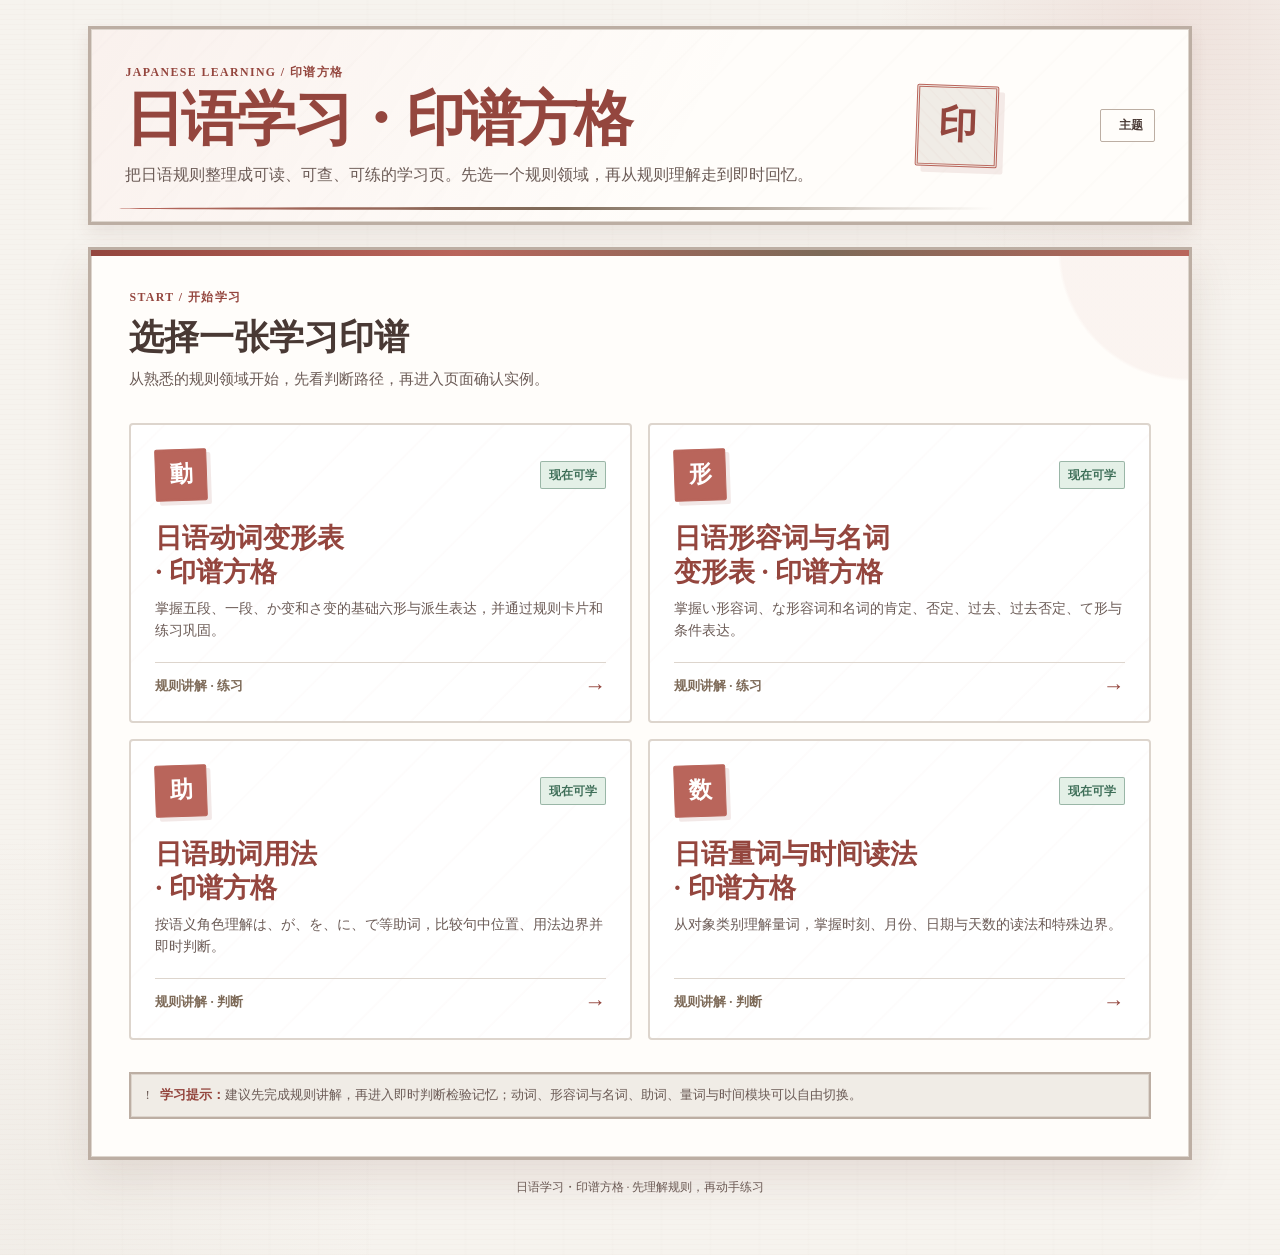
<file: index.html>
<!doctype html>
<html lang="zh-CN">
<head>
  <meta charset="utf-8">
  <meta name="viewport" content="width=device-width, initial-scale=1">
  <link rel="stylesheet" href="css/themes.css">
  <script src="js/theme-manager.js"></script>
  <meta name="color-scheme" content="light">
  <meta name="description" content="日语学习・印谱方格：用清晰的表格、规则卡片和练习整理日语活用。">
  <title>日语学习・印谱方格</title>
  <style>
    /* 主题变量已外置至 css/themes.css（NihongoTheme 驱动） */

    * {
      box-sizing: border-box;
    }

    html {
      scroll-behavior: smooth;
    }

    body {
      min-width: 320px;
      margin: 0;
      color: var(--ink);
      background:
        radial-gradient(circle at 91% 2%, rgba(var(--vermilion-rgb), .12), transparent 18rem),
        radial-gradient(circle at 3% 94%, rgba(var(--accent-rgb), .06), transparent 22rem),
        repeating-linear-gradient(0deg, rgba(var(--vermilion-deep-rgb), .018) 0 1px, transparent 1px 5px),
        repeating-linear-gradient(90deg, transparent 0 23px, rgba(var(--accent-rgb), .014) 24px 25px, transparent 26px 49px),
        var(--paper);
      font-size: 15px;
      line-height: 1.55;
    }

    body::before {
      position: fixed;
      z-index: -1;
      inset: 0;
      pointer-events: none;
      background:
        repeating-radial-gradient(circle at 0 100%, transparent 0 17px, rgba(var(--vermilion-rgb), .045) 18px 19px, transparent 20px 36px),
        linear-gradient(135deg, transparent 0 47%, rgba(var(--vermilion-rgb), .025) 48% 49%, transparent 50% 100%);
      background-size: 72px 42px, 100% 100%;
      opacity: .45;
    }

    a {
      color: inherit;
    }

    button,
    input {
      font: inherit;
    }

    button {
      color: inherit;
    }

    button:focus-visible,
    input:focus-visible,
    a:focus-visible {
      outline: 3px solid var(--vermilion);
      outline-offset: 3px;
    }

    .visually-hidden {
      position: absolute;
      width: 1px;
      height: 1px;
      padding: 0;
      margin: -1px;
      overflow: hidden;
      clip: rect(0, 0, 0, 0);
      white-space: nowrap;
      border: 0;
    }

    .page {
      width: min(1180px, 100%);
      margin: 0 auto;
      padding: 26px clamp(12px, 3vw, 42px) 58px;
    }

    .eyebrow {
      margin: 0 0 6px;
      color: var(--vermilion-deep);
      font-size: .74rem;
      font-weight: 900;
      letter-spacing: .12em;
      text-transform: uppercase;
    }

    .page-heading {
      position: relative;
      display: flex;
      align-items: center;
      justify-content: space-between;
      gap: 20px;
      padding: clamp(20px, 4vw, 34px);
      border: 3px solid var(--line-strong);
      border-radius: 0;
      background:
        linear-gradient(120deg, rgba(var(--vermilion-rgb), .08), transparent 55%),
        repeating-linear-gradient(135deg, transparent 0 18px, rgba(var(--accent-rgb), .018) 19px 20px, transparent 21px 38px),
        var(--surface);
      box-shadow: var(--shadow-small), inset 0 0 0 1px var(--line);
    }

    .page-heading::after {
      position: absolute;
      right: 28px;
      bottom: 12px;
      left: 28px;
      height: 3px;
      border-radius: 50%;
      background: linear-gradient(90deg, var(--vermilion), var(--accent-muted), transparent 84%);
      content: "";
    }

    .page-heading > * {
      position: relative;
      z-index: 1;
    }

    .page-heading h1 {
      margin: 0;
      color: var(--vermilion-deep);
      font-family: var(--display);
      font-size: clamp(2rem, 5vw, 3.7rem);
      letter-spacing: -.05em;
      line-height: 1.1;
    }

    .page-heading p:last-child {
      max-width: 700px;
      margin: 11px 0 0;
      color: var(--muted);
      font-size: 1rem;
    }

    .page-heading-mark {
      display: grid;
      width: 82px;
      height: 82px;
      flex: 0 0 auto;
      place-items: center;
      border: 3px double var(--vermilion);
      border-radius: 2px;
      color: var(--vermilion-deep);
      background:
        repeating-linear-gradient(45deg, transparent 0 8px, rgba(var(--vermilion-rgb), .035) 9px 10px),
        var(--wash);
      box-shadow: 6px 6px 0 rgba(var(--vermilion-deep-rgb), .1);
      font-family: var(--display);
      font-size: 2.4rem;
      font-weight: 900;
      transform: rotate(2deg);
    }

    .home-shell {
      position: relative;
      display: grid;
      gap: 32px;
      margin-top: 22px;
      padding: clamp(18px, 4vw, 38px);
      border: 3px solid var(--line-strong);
      border-radius: 0;
      background:
        radial-gradient(circle at 100% 0, rgba(var(--vermilion-rgb), .06) 0 8rem, transparent 8.2rem),
        var(--surface);
      box-shadow: var(--shadow), inset 0 0 0 1px var(--line);
      isolation: isolate;
      overflow: hidden;
    }

    .home-shell::before {
      position: absolute;
      z-index: 2;
      inset: 0 0 auto;
      height: 6px;
      background: linear-gradient(90deg, var(--vermilion-deep), var(--vermilion), var(--accent-muted), var(--vermilion));
      content: "";
    }

    .section-heading {
      display: grid;
      gap: 4px;
    }

    .section-heading h2 {
      margin: 0;
      color: var(--ink);
      font-family: var(--display);
      font-size: clamp(1.5rem, 3vw, 2.2rem);
      line-height: 1.2;
    }

    .section-heading p:last-child {
      max-width: 700px;
      margin: 5px 0 0;
      color: var(--muted);
    }

    .module-grid {
      display: grid;
      grid-template-columns: repeat(2, minmax(0, 1fr));
      gap: 16px;
    }

    .module-card {
      display: grid;
      grid-template-rows: auto 1fr auto;
      min-height: 280px;
      min-width: 0;
      gap: 20px;
      padding: 24px;
      border: 2px solid var(--line);
      border-radius: 4px;
      background:
        repeating-linear-gradient(135deg, transparent 0 22px, rgba(var(--vermilion-rgb), .018) 23px 24px, transparent 25px 48px),
        var(--surface-strong);
      text-decoration: none;
      transition: border-color .25s ease, box-shadow .25s ease, transform .25s ease, background-color .25s ease;
    }

    a.module-card:hover {
      border-color: var(--vermilion);
      background-color: var(--vermilion-soft);
      box-shadow: 7px 8px 0 rgba(var(--vermilion-deep-rgb), .1);
      transform: translateY(-3px);
    }

    .module-card.is-coming-soon {
      border-style: dashed;
      background: var(--wash);
      opacity: .86;
    }

    .module-card-top,
    .module-card-footer {
      display: flex;
      align-items: center;
      justify-content: space-between;
      gap: 12px;
    }

    .module-seal {
      display: grid;
      width: 52px;
      height: 52px;
      place-items: center;
      border: 3px double var(--vermilion);
      border-radius: 2px;
      color: var(--surface-strong);
      background: var(--vermilion);
      box-shadow: 4px 4px 0 rgba(var(--vermilion-deep-rgb), .12);
      font-family: var(--display);
      font-size: 1.45rem;
      font-weight: 900;
      transform: rotate(-2deg);
    }

    .is-coming-soon .module-seal {
      border-color: var(--accent-muted);
      color: var(--vermilion-deep);
      background: var(--surface-strong);
      box-shadow: none;
    }

    .module-status {
      padding: 4px 8px;
      border: 1px solid var(--line-strong);
      border-radius: 2px;
      color: var(--muted);
      background: var(--wash);
      font-size: .74rem;
      font-weight: 900;
    }

    .module-status.is-ready {
      border-color: rgba(var(--success-rgb), .45);
      color: var(--success);
      background: var(--success-soft);
    }

    .module-card h3 {
      margin: 0;
      color: var(--vermilion-deep);
      font-family: var(--display);
      font-size: clamp(1.25rem, 2.5vw, 1.7rem);
      line-height: 1.25;
    }

    .module-card p {
      margin: 9px 0 0;
      color: var(--muted);
      font-size: .88rem;
    }

    .module-card-footer {
      align-self: end;
      padding-top: 13px;
      border-top: 1px solid var(--line);
      color: var(--accent-muted);
      font-size: .8rem;
      font-weight: 900;
    }

    .module-card-footer span:last-child {
      color: var(--vermilion-deep);
      font-size: 1.35rem;
      line-height: 1;
    }

    .home-note {
      display: flex;
      align-items: start;
      gap: 10px;
      padding: 12px 14px;
      border: 2px solid var(--line-strong);
      box-shadow: inset 0 0 0 1px var(--line);
      color: var(--muted);
      background: var(--wash);
      font-size: .8rem;
    }

    .home-note strong {
      color: var(--vermilion-deep);
    }

    .home-footer {
      margin-top: 18px;
      color: var(--muted);
      font-size: .74rem;
      text-align: center;
    }

    @media (max-width: 640px) {
      .page {
        padding: 12px 9px 38px;
      }

      .page-heading {
        align-items: start;
        padding: 19px 16px 23px;
      }

      .page-heading-mark {
        width: 54px;
        height: 54px;
        font-size: 1.55rem;
      }

      .page-heading p:last-child {
        font-size: .88rem;
      }

      .home-shell {
        gap: 24px;
        margin-top: 14px;
        padding: 17px 13px;
      }

      .module-grid {
        grid-template-columns: 1fr;
      }

      .module-card {
        min-height: 240px;
        padding: 18px;
      }
    }

    @media (prefers-reduced-motion: reduce) {
      *,
      *::before,
      *::after {
        scroll-behavior: auto !important;
        transition-duration: .01ms !important;
      }
    }
  </style>
</head>
<body>
  <div class="page">
    <header class="page-heading">
      <div>
        <p class="eyebrow">Japanese Learning / 印谱方格</p>
        <h1>日语学习・印谱方格</h1>
        <p>把日语规则整理成可读、可查、可练的学习页。先选一个规则领域，再从规则理解走到即时回忆。</p>
      </div>
      <div class="page-heading-mark" aria-hidden="true">学</div>
      <div class="theme-switcher">
        <button class="theme-switcher-button" type="button" data-action="toggle-theme-panel"
          aria-expanded="false" aria-haspopup="true">
          <span class="theme-swatch" style="background: var(--vermilion)"></span>主题
        </button>
        <div class="theme-panel" role="menu" aria-label="选择主题配色">
          <button class="theme-option" type="button" role="menuitemradio" data-action="select-theme" data-theme-id="aka" aria-pressed="false">
            <span class="theme-swatch" style="background: #b9655b"></span>印谱・朱红
          </button>
          <button class="theme-option" type="button" role="menuitemradio" data-action="select-theme" data-theme-id="sumi" aria-pressed="false">
            <span class="theme-swatch" style="background: #55617a"></span>墨流・墨青
          </button>
          <button class="theme-option" type="button" role="menuitemradio" data-action="select-theme" data-theme-id="koke" aria-pressed="false">
            <span class="theme-swatch" style="background: #5d7a52"></span>苔庭・苔绿
          </button>
          <button class="theme-option" type="button" role="menuitemradio" data-action="select-theme" data-theme-id="kon" aria-pressed="false">
            <span class="theme-swatch" style="background: #41689c"></span>蓝染・绀蓝
          </button>
          <button class="theme-option" type="button" role="menuitemradio" data-action="select-theme" data-theme-id="fuji" aria-pressed="false">
            <span class="theme-swatch" style="background: #8a72ab"></span>藤棚・藤紫
          </button>
        </div>
      </div>
    </header>

    <main class="home-shell">
      <section aria-labelledby="module-title">
        <div class="section-heading">
          <p class="eyebrow">Start / 开始学习</p>
          <h2 id="module-title">选择一张学习印谱</h2>
          <p>从熟悉的规则领域开始，先看判断路径，再进入页面确认实例。</p>
        </div>
      </section>

      <section class="module-grid" data-module-grid aria-label="学习内容"></section>

      <aside class="home-note">
        <span aria-hidden="true">!</span>
        <span><strong>学习提示：</strong>建议先完成规则讲解，再进入即时判断检验记忆；动词、形容词与名词、助词、量词与时间模块可以自由切换。</span>
      </aside>
    </main>

    <footer class="home-footer">日语学习・印谱方格 · 先理解规则，再动手练习</footer>
  </div>
  <script src="data/modules.js"></script>
  <script src="js/module-catalog.js"></script>
  <script>
    // 首页主题切换（静态页，无 appShell 事件委托）
    document.addEventListener("click", function (event) {
      var toggle = event.target.closest("[data-action='toggle-theme-panel']");
      if (toggle) {
        var switcher = toggle.closest(".theme-switcher");
        if (switcher) {
          var open = !switcher.classList.contains("is-open");
          switcher.classList.toggle("is-open", open);
          toggle.setAttribute("aria-expanded", String(open));
        }
        return;
      }
      var option = event.target.closest("[data-action='select-theme']");
      if (option) {
        window.NihongoTheme.apply(option.getAttribute("data-theme-id"));
        document.querySelectorAll(".theme-switcher").forEach(function (el) {
          el.classList.remove("is-open");
        });
        window.NihongoTheme.updateSwitcher();
        applyThemeHeadline();
      }
    });
    // ESC 关闭主题面板
    document.addEventListener("keydown", function (event) {
      if (event.key === "Escape") {
        document.querySelectorAll(".theme-switcher.is-open").forEach(function (el) {
          el.classList.remove("is-open");
        });
        document.querySelectorAll('.theme-switcher-button[aria-expanded="true"]').forEach(function (btn) {
          btn.setAttribute("aria-expanded", "false");
        });
      }
    });
    // 顶部说明区文案：随主题切换（语境/语气与主题含义一致）
    var THEME_HEADLINE = {
      aka: {
        eyebrow: "Japanese Learning / 印谱方格",
        title: "日语学习・印谱方格",
        desc: "把日语规则整理成可读、可查、可练的学习页。先选一个规则领域，再从规则理解走到即时回忆。",
        seal: "印"
      },
      sumi: {
        eyebrow: "Japanese Learning / 墨流",
        title: "日语学习・墨流方格",
        desc: "墨流纸面之上，把日语规则整理成可读、可查、可练的学习页。先选一个规则领域，再从规则理解走到即时回忆。",
        seal: "墨"
      },
      koke: {
        eyebrow: "Japanese Learning / 苔庭",
        title: "日语学习・苔庭方格",
        desc: "苔庭绿意之间，把日语规则整理成可读、可查、可练的学习页。先选一个规则领域，再从规则理解走到即时回忆。",
        seal: "苔"
      },
      kon: {
        eyebrow: "Japanese Learning / 蓝染",
        title: "日语学习・蓝染方格",
        desc: "蓝染布纹之上，把日语规则整理成可读、可查、可练的学习页。先选一个规则领域，再从规则理解走到即时回忆。",
        seal: "蓝"
      },
      fuji: {
        eyebrow: "Japanese Learning / 藤棚",
        title: "日语学习・藤棚方格",
        desc: "藤棚花影之下，把日语规则整理成可读、可查、可练的学习页。先选一个规则领域，再从规则理解走到即时回忆。",
        seal: "藤"
      }
    };
    function applyThemeHeadline() {
      var hl = THEME_HEADLINE[window.NihongoTheme.current()] || THEME_HEADLINE.aka;
      var eyebrow = document.querySelector(".page-heading .eyebrow");
      var title = document.querySelector(".page-heading h1");
      var desc = document.querySelector(".page-heading > div > p:last-child");
      if (eyebrow) eyebrow.textContent = hl.eyebrow;
      if (title) title.textContent = hl.title;
      if (desc) desc.textContent = hl.desc;
      var seal = document.querySelector(".page-heading-mark");
      if (seal) seal.textContent = hl.seal;
    }
    window.NihongoTheme.init();
    window.NihongoTheme.updateSwitcher();
    applyThemeHeadline();
  </script>
</body>
</html>
</file>
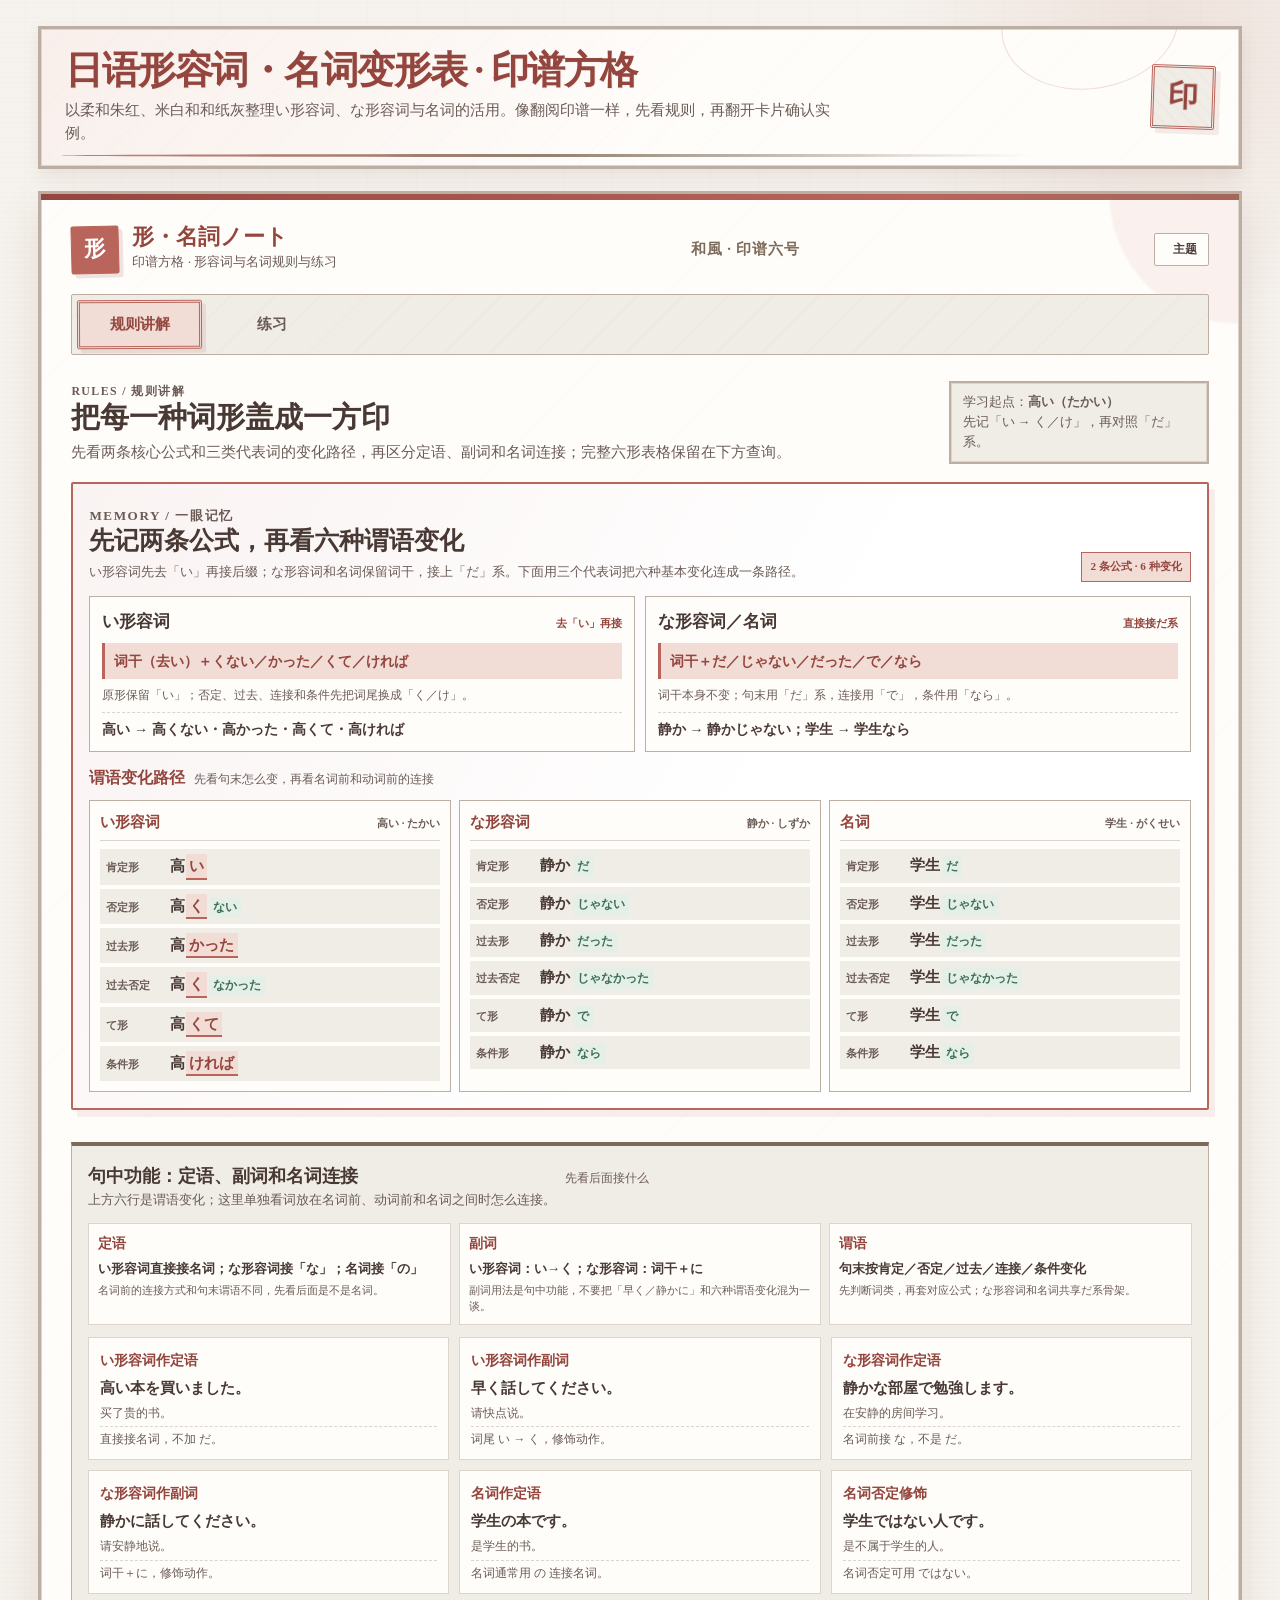
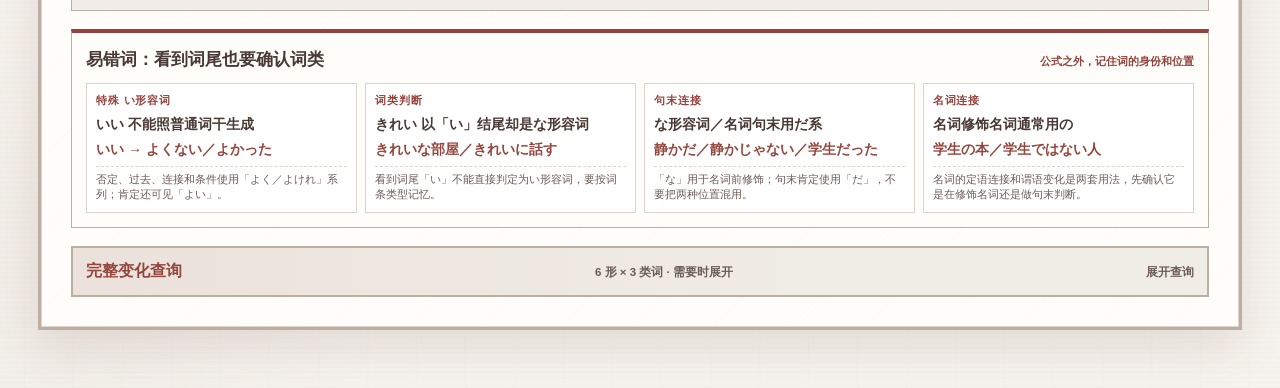
<file: adj-noun-stamp.html>
<!doctype html>
<html lang="zh-CN">
<head>
  <meta charset="utf-8">
  <meta name="viewport" content="width=device-width, initial-scale=1">
  <link rel="stylesheet" href="css/themes.css">
  <script src="js/theme-manager.js"></script>
  <meta name="color-scheme" content="light">
  <meta name="description" content="日语学习・印谱方格：用清晰的表格、规则卡片和练习整理い形容词、な形容词与名词的活用。">
  <title>日语形容词・名词变形表 · 印谱方格</title>
  <style>
    /* 主题变量已外置至 css/themes.css（NihongoTheme 驱动） */

    * {
      box-sizing: border-box;
    }

    html {
      scroll-behavior: smooth;
    }

    body {
      min-width: 320px;
      margin: 0;
      color: var(--ink);
      background:
        radial-gradient(circle at 91% 2%, rgba(var(--vermilion-rgb), .12), transparent 18rem),
        radial-gradient(circle at 3% 94%, rgba(var(--accent-rgb), .06), transparent 22rem),
        repeating-linear-gradient(0deg, rgba(var(--vermilion-deep-rgb), .018) 0 1px, transparent 1px 5px),
        repeating-linear-gradient(90deg, transparent 0 23px, rgba(var(--accent-rgb), .014) 24px 25px, transparent 26px 49px),
        var(--paper);
      font-size: 15px;
      line-height: 1.55;
    }

    body::before {
      position: fixed;
      z-index: -1;
      inset: 0;
      pointer-events: none;
      background:
        repeating-radial-gradient(circle at 0 100%, transparent 0 17px, rgba(var(--vermilion-rgb), .045) 18px 19px, transparent 20px 36px),
        linear-gradient(135deg, transparent 0 47%, rgba(var(--vermilion-rgb), .025) 48% 49%, transparent 50% 100%);
      background-size: 72px 42px, 100% 100%;
      opacity: .45;
    }

    button,
    input {
      font: inherit;
    }

    button {
      color: inherit;
    }

    button:focus-visible,
    input:focus-visible,
    a:focus-visible {
      outline: 3px solid var(--vermilion);
      outline-offset: 3px;
    }

    .visually-hidden {
      position: absolute;
      width: 1px;
      height: 1px;
      padding: 0;
      margin: -1px;
      overflow: hidden;
      clip: rect(0, 0, 0, 0);
      white-space: nowrap;
      border: 0;
    }

    .page {
      width: min(1450px, 100%);
      margin: 0 auto;
      padding: 26px clamp(12px, 3vw, 42px) 58px;
    }

    .page-heading {
      position: relative;
      display: flex;
      align-items: center;
      justify-content: space-between;
      gap: 20px;
      padding: 20px 24px;
      border: 3px solid var(--line-strong);
      border-radius: 0;
      background:
        linear-gradient(120deg, rgba(var(--vermilion-rgb), .09), transparent 55%),
        repeating-linear-gradient(135deg, transparent 0 18px, rgba(var(--accent-rgb), .02) 19px 20px, transparent 21px 38px),
        var(--surface);
      box-shadow: var(--shadow-small), inset 0 0 0 1px var(--line);
      overflow: hidden;
    }

    .page-heading::before {
      position: absolute;
      top: -4.4rem;
      right: 5%;
      width: 11rem;
      height: 8rem;
      border: 1px solid rgba(var(--vermilion-rgb), .22);
      border-radius: 50%;
      content: "";
      transform: rotate(-9deg);
    }

    .page-heading::after {
      position: absolute;
      right: 18px;
      bottom: 9px;
      left: 20px;
      height: 3px;
      border-radius: 50%;
      background: linear-gradient(90deg, var(--vermilion), var(--accent-muted), transparent 84%);
      content: "";
      transform-origin: left center;
      animation: ink-sweep .85s cubic-bezier(.2, .8, .25, 1) both;
    }

    .page-heading > * {
      position: relative;
      z-index: 1;
    }

    .page-heading h1 {
      margin: 0;
      color: var(--vermilion-deep);
      font-family: var(--display);
      font-size: clamp(1.55rem, 3vw, 2.55rem);
      letter-spacing: -.04em;
      line-height: 1.12;
      text-shadow: 1px 1px 0 rgba(var(--accent-rgb), .08);
    }

    .page-heading p {
      max-width: 780px;
      margin: 7px 0 0;
      color: var(--muted);
    }

    .page-heading-mark {
      display: grid;
      width: 64px;
      height: 64px;
      place-items: center;
      flex: 0 0 auto;
      border: 3px double var(--vermilion);
      border-radius: 2px;
      color: var(--vermilion-deep);
      background:
        repeating-linear-gradient(45deg, transparent 0 8px, rgba(var(--vermilion-rgb), .04) 9px 10px),
        var(--wash);
      box-shadow: 5px 5px 0 rgba(var(--vermilion-deep-rgb), .1);
      font-family: var(--display);
      font-size: 1.9rem;
      font-weight: 900;
      transform: rotate(2deg);
      animation: seal-arrive .7s cubic-bezier(.18, .8, .2, 1) both;
    }

    #app-shell {
      position: relative;
      display: grid;
      gap: 20px;
      margin-top: 22px;
      padding: clamp(15px, 2.7vw, 30px);
      border: 3px solid var(--line-strong);
      border-radius: 0;
      background:
        radial-gradient(circle at 100% 0, rgba(var(--vermilion-rgb), .08) 0 8rem, transparent 8.2rem),
        repeating-linear-gradient(135deg, transparent 0 25px, rgba(var(--vermilion-rgb), .016) 26px 27px, transparent 28px 54px),
        var(--surface);
      box-shadow: var(--shadow), inset 0 0 0 1px var(--line);
      isolation: isolate;
    }

    #app-shell::before {
      position: absolute;
      z-index: 2;
      inset: 0 0 auto;
      height: 6px;
      background: linear-gradient(90deg, var(--vermilion-deep), var(--vermilion), var(--accent-muted), var(--vermilion));
      background-size: 220% 100%;
      content: "";
      animation: ink-flow 9s linear infinite;
    }

    .app-header {
      display: flex;
      align-items: center;
      justify-content: space-between;
      gap: 18px;
      padding-top: 2px;
    }

    .brand {
      display: flex;
      align-items: center;
      gap: 13px;
    }

    .brand-link {
      color: inherit;
      text-decoration: none;
    }

    .brand-link:hover .brand-seal {
      transform: translateY(-1px) rotate(-1.5deg);
    }

    .brand-seal {
      display: grid;
      width: 48px;
      height: 48px;
      place-items: center;
      border: 3px double var(--vermilion);
      border-radius: 2px;
      color: var(--surface-strong);
      background: var(--vermilion);
      box-shadow: 4px 4px 0 rgba(var(--vermilion-deep-rgb), .14);
      font-family: var(--display);
      font-size: 1.35rem;
      font-weight: 900;
      transform: rotate(-1.5deg);
    }

    .brand h2 {
      margin: 0;
      color: var(--vermilion-deep);
      font-family: var(--display);
      font-size: 1.35rem;
      line-height: 1.1;
    }

    .brand p {
      margin: 3px 0 0;
      color: var(--muted);
      font-size: .84rem;
    }

    .edition-note {
      color: var(--accent-muted);
      font-family: var(--display);
      font-size: .92rem;
      font-weight: 900;
      letter-spacing: .06em;
    }

    .main-tabs {
      display: flex;
      gap: 7px;
      padding: 5px;
      border: 1px solid var(--line-strong);
      border-radius: 2px;
      background:
        repeating-linear-gradient(135deg, transparent 0 15px, rgba(var(--vermilion-rgb), .02) 16px 17px, transparent 18px 32px),
        var(--wash);
    }

    .main-tab {
      min-width: 125px;
      padding: 10px 15px;
      border: 2px solid transparent;
      border-radius: 2px;
      color: var(--muted);
      background: transparent;
      cursor: pointer;
      font-weight: 900;
      transition: border-color .25s ease, background-color .25s ease, color .25s ease, transform .25s ease, box-shadow .25s ease;
    }

    .main-tab:hover {
      border-color: var(--line-strong);
      color: var(--vermilion-deep);
      background: var(--surface-strong);
      transform: translateY(-1px);
    }

    .main-tab[aria-selected="true"] {
      border: 3px double var(--vermilion);
      color: var(--vermilion-deep);
      background: var(--vermilion-soft);
      box-shadow: 4px 4px 0 rgba(var(--vermilion-deep-rgb), .1);
      transform: rotate(-.25deg);
      animation: tab-press .42s cubic-bezier(.18, .8, .2, 1) both;
    }

    .panel {
      display: grid;
      gap: 18px;
      min-width: 0;
      animation: panel-enter .42s ease both;
    }

    .panel-intro {
      display: flex;
      align-items: end;
      justify-content: space-between;
      gap: 20px;
    }

    .eyebrow {
      margin: 0 0 5px;
      color: var(--vermilion-deep);
      font-size: .74rem;
      font-weight: 900;
      letter-spacing: .12em;
      text-transform: uppercase;
    }

    .panel-intro h3 {
      margin: 0;
      color: var(--ink);
      font-family: var(--display);
      font-size: clamp(1.35rem, 2.3vw, 1.95rem);
      line-height: 1.16;
    }

    .panel-intro p {
      max-width: 760px;
      margin: 7px 0 0;
      color: var(--muted);
    }

    .intro-note {
      max-width: 260px;
      padding: 10px 12px;
      border: 2px solid var(--line-strong);
      box-shadow: inset 0 0 0 1px var(--line);
      color: var(--muted);
      background: var(--wash);
      font-size: .8rem;
    }

    .conjugation-tabs {
      display: flex;
      gap: 8px;
      padding: 5px;
      border: 1px solid var(--line-strong);
      border-radius: 2px;
      background:
        linear-gradient(90deg, rgba(var(--vermilion-rgb), .055), transparent 55%),
        var(--surface-strong);
    }

    .conjugation-tab {
      display: grid;
      flex: 1 1 0;
      gap: 1px;
      min-width: 0;
      padding: 10px 13px;
      border: 2px solid transparent;
      border-radius: 2px;
      color: var(--muted);
      background: transparent;
      cursor: pointer;
      text-align: left;
      transition: border-color .25s ease, background-color .25s ease, color .25s ease, transform .25s ease, box-shadow .25s ease;
    }

    .conjugation-tab:hover {
      border-color: var(--line-strong);
      color: var(--vermilion-deep);
      background: var(--wash-hover);
      transform: translateY(-1px);
    }

    .conjugation-tab[aria-selected="true"] {
      border: 3px double var(--vermilion);
      color: var(--vermilion-deep);
      background: var(--vermilion-soft);
      box-shadow: 4px 4px 0 rgba(var(--vermilion-deep-rgb), .1);
      transform: rotate(-.25deg);
      animation: tab-press .42s cubic-bezier(.18, .8, .2, 1) both;
    }

    .conjugation-tab strong {
      font-family: var(--display);
      font-size: .92rem;
    }

    .conjugation-tab small {
      color: currentColor;
      font-size: .74rem;
      opacity: .76;
    }

    .rules-layout {
      display: grid;
      gap: 18px;
      min-width: 0;
    }

    .group-body {
      width: 100%;
      min-width: 0;
      animation: panel-enter .45s ease both;
    }

    /* P3：先展示公式、谓语路径和句中功能，完整表格作为查询层 */
    .adj-memory-overview {
      display: grid;
      gap: 14px;
      padding: 16px;
      border: 2px solid var(--vermilion);
      border-radius: 2px;
      background:
        linear-gradient(120deg, rgba(var(--vermilion-rgb), .08), transparent 58%),
        var(--surface-strong);
      box-shadow: 6px 7px 0 rgba(var(--vermilion-deep-rgb), .08);
    }

    .adj-memory-head {
      display: flex;
      align-items: end;
      justify-content: space-between;
      gap: 18px;
    }

    .adj-memory-head h3 {
      margin: 0;
      color: var(--ink);
      font-family: var(--display);
      font-size: clamp(1.22rem, 2vw, 1.55rem);
      line-height: 1.2;
    }

    .adj-memory-head p {
      max-width: 760px;
      margin: 6px 0 0;
      color: var(--muted);
      font-size: .82rem;
      line-height: 1.5;
    }

    .adj-memory-badge {
      flex: 0 0 auto;
      padding: 5px 8px;
      border: 1px solid var(--vermilion);
      color: var(--vermilion-deep);
      background: var(--vermilion-soft);
      font-size: .7rem;
      font-weight: 900;
      white-space: nowrap;
    }

    .adj-formula-grid {
      display: grid;
      grid-template-columns: repeat(2, minmax(0, 1fr));
      gap: 10px;
    }

    .adj-formula-card {
      display: grid;
      align-content: start;
      gap: 8px;
      min-width: 0;
      padding: 12px;
      border: 1px solid var(--line-strong);
      background: var(--surface);
    }

    .adj-formula-card-head {
      display: flex;
      align-items: baseline;
      justify-content: space-between;
      gap: 10px;
    }

    .adj-formula-card h4 {
      margin: 0;
      color: var(--ink);
      font-family: var(--display);
      font-size: 1.05rem;
    }

    .adj-formula-card-badge {
      flex: 0 0 auto;
      color: var(--vermilion-deep);
      font-size: .7rem;
      font-weight: 900;
    }

    .adj-formula-rule {
      padding: 8px 9px;
      border-left: 3px solid var(--vermilion);
      color: var(--vermilion-deep);
      background: var(--vermilion-soft);
      font-family: var(--display);
      font-size: .9rem;
      font-weight: 900;
      line-height: 1.4;
    }

    .adj-formula-note,
    .adj-formula-example {
      color: var(--muted);
      font-size: .74rem;
      line-height: 1.45;
    }

    .adj-formula-example {
      padding-top: 6px;
      border-top: 1px dashed var(--line);
      color: var(--ink);
      font-family: var(--display);
      font-size: .88rem;
      font-weight: 800;
    }

    .adj-predicate-section {
      display: grid;
      gap: 9px;
    }

    .adj-predicate-section-head {
      display: flex;
      align-items: baseline;
      gap: 9px;
    }

    .adj-predicate-section-head strong {
      color: var(--vermilion-deep);
      font-family: var(--display);
      font-size: 1rem;
    }

    .adj-predicate-section-head span {
      color: var(--muted);
      font-size: .74rem;
    }

    .adj-predicate-grid {
      display: grid;
      grid-template-columns: repeat(3, minmax(0, 1fr));
      gap: 8px;
    }

    .adj-predicate-card {
      display: grid;
      align-content: start;
      gap: 8px;
      min-width: 0;
      padding: 10px;
      border: 1px solid var(--line-strong);
      background: var(--surface);
    }

    .adj-predicate-card-head {
      display: flex;
      align-items: baseline;
      justify-content: space-between;
      gap: 8px;
      padding-bottom: 6px;
      border-bottom: 1px solid var(--line);
    }

    .adj-predicate-card-head strong {
      color: var(--vermilion-deep);
      font-family: var(--display);
      font-size: .94rem;
    }

    .adj-predicate-card-head span {
      color: var(--muted);
      font-size: .68rem;
      font-weight: 800;
    }

    .adj-predicate-list {
      display: grid;
      gap: 4px;
    }

    .adj-predicate-row {
      display: grid;
      grid-template-columns: 58px minmax(0, 1fr);
      align-items: baseline;
      gap: 6px;
      padding: 5px 6px;
      background: var(--wash);
    }

    .adj-predicate-label {
      color: var(--muted);
      font-size: .68rem;
      font-weight: 900;
      white-space: nowrap;
    }

    .adj-predicate-result {
      display: inline-flex;
      flex-wrap: wrap;
      align-items: baseline;
      min-width: 0;
      color: var(--ink);
      font-family: var(--display);
      font-size: .94rem;
      font-weight: 900;
      letter-spacing: .02em;
    }

    .adj-token {
      display: inline-block;
    }

    .adj-token.is-root {
      color: var(--ink);
    }

    .adj-token.is-change {
      padding: 1px 3px;
      color: var(--vermilion-deep);
      background: var(--vermilion-soft);
      box-shadow: inset 0 -2px 0 var(--vermilion);
    }

    .adj-token.is-suffix {
      margin-left: 2px;
      padding: 1px 4px;
      color: var(--success);
      background: var(--success-soft);
      font-family: var(--sans);
      font-size: .76rem;
      letter-spacing: 0;
    }

    .adj-usage-reference {
      display: grid;
      gap: 10px;
      padding: 14px;
      border: 1px solid var(--line-strong);
      border-left: 4px solid var(--accent-muted);
      background: var(--wash);
    }

    .adj-usage-reference-head {
      display: flex;
      align-items: baseline;
      gap: 9px;
    }

    .adj-usage-reference-head strong {
      color: var(--vermilion-deep);
      font-family: var(--display);
      font-size: 1rem;
    }

    .adj-usage-reference-head span {
      color: var(--muted);
      font-size: .74rem;
    }

    .usage-reference-head.adj-usage-reference-head {
      display: flex;
      align-items: baseline;
      gap: 9px;
    }

    .adj-usage-guide-grid {
      display: grid;
      grid-template-columns: repeat(3, minmax(0, 1fr));
      gap: 8px;
    }

    .adj-usage-guide {
      display: grid;
      align-content: start;
      gap: 5px;
      padding: 9px;
      border: 1px solid var(--line);
      background: var(--surface);
    }

    .adj-usage-guide strong {
      color: var(--vermilion-deep);
      font-family: var(--display);
      font-size: .88rem;
    }

    .adj-usage-guide-formula {
      color: var(--ink);
      font-family: var(--display);
      font-size: .84rem;
      font-weight: 800;
      line-height: 1.4;
    }

    .adj-usage-guide-note {
      color: var(--muted);
      font-size: .7rem;
      line-height: 1.4;
    }

    .adj-exception-reference {
      display: grid;
      gap: 10px;
      padding: 14px;
      border: 1px solid var(--line-strong);
      border-top: 4px solid var(--danger);
      background: var(--surface);
    }

    .adj-exception-reference-head {
      display: flex;
      align-items: baseline;
      justify-content: space-between;
      gap: 12px;
    }

    .adj-exception-reference-head h3 {
      margin: 0;
      color: var(--ink);
      font-family: var(--display);
      font-size: 1.05rem;
    }

    .adj-exception-reference-head span {
      color: var(--danger);
      font-size: .7rem;
      font-weight: 900;
    }

    .adj-exception-grid {
      display: grid;
      grid-template-columns: repeat(4, minmax(0, 1fr));
      gap: 8px;
    }

    .adj-exception-card {
      display: grid;
      align-content: start;
      gap: 6px;
      min-width: 0;
      padding: 9px;
      border: 1px solid var(--line);
      background: var(--surface-strong);
    }

    .adj-exception-tag {
      color: var(--danger);
      font-size: .66rem;
      font-weight: 900;
      letter-spacing: .08em;
    }

    .adj-exception-card h4 {
      margin: 0;
      color: var(--ink);
      font-family: var(--display);
      font-size: .88rem;
      line-height: 1.35;
    }

    .adj-exception-equation {
      color: var(--vermilion-deep);
      font-family: var(--display);
      font-size: .88rem;
      font-weight: 900;
      line-height: 1.4;
    }

    .adj-exception-note {
      padding-top: 5px;
      border-top: 1px dashed var(--line);
      color: var(--muted);
      font-size: .7rem;
      line-height: 1.4;
    }

    .reference-details {
      border: 2px solid var(--line-strong);
      background: var(--surface);
    }

    .reference-details[open] {
      border-color: var(--vermilion);
    }

    .reference-details summary {
      display: flex;
      align-items: baseline;
      justify-content: space-between;
      gap: 12px;
      padding: 11px 13px;
      color: var(--vermilion-deep);
      background:
        linear-gradient(90deg, rgba(var(--vermilion-rgb), .08), transparent 65%),
        var(--wash);
      cursor: pointer;
      font-family: var(--display);
      font-size: 1rem;
      font-weight: 900;
      list-style: none;
    }

    .reference-details summary::-webkit-details-marker {
      display: none;
    }

    .reference-details summary::after {
      color: var(--muted);
      content: "展开查询";
      font-family: var(--sans);
      font-size: .72rem;
      font-weight: 800;
    }

    .reference-details[open] summary::after {
      content: "收起查询";
    }

    .reference-details-note {
      color: var(--muted);
      font-family: var(--sans);
      font-size: .72rem;
      font-weight: 700;
    }

    .reference-details-body {
      display: grid;
      gap: 12px;
      padding: 12px;
      border-top: 1px solid var(--line-strong);
    }

    /* P3：练习设置折叠 */
    .config-head {
      display: flex;
      align-items: center;
      flex-wrap: wrap;
      gap: 8px 14px;
      margin-bottom: 10px;
    }

    .config-title {
      color: var(--vermilion-deep);
      font-family: var(--display);
      font-size: .92rem;
      font-weight: 900;
    }

    .config-toggle {
      padding: 0;
      border: 0;
      color: var(--vermilion-deep);
      background: transparent;
      cursor: pointer;
      font-size: .78rem;
      font-weight: 900;
    }

    .config-toggle:hover {
      text-decoration: underline;
    }

    .config-summary {
      margin-left: auto;
      color: var(--muted);
      font-size: .74rem;
    }

    .hint-options {
      display: flex;
      flex-wrap: wrap;
      gap: 8px 12px;
    }

    .hint-option {
      display: inline-flex;
      align-items: center;
      gap: 5px;
      color: var(--muted);
      font-size: .78rem;
      font-weight: 800;
      cursor: pointer;
    }

    .hint-option input {
      width: 16px;
      height: 16px;
      margin: 0;
      accent-color: var(--vermilion);
    }

    .practice-config.is-folded .config-rows {
      display: none;
    }


    .table-scroll {
      width: 100%;
      max-width: 100%;
      min-width: 0;
      overflow: auto;
      border: 2px solid var(--vermilion-deep);
      border-radius: 2px;
      background: var(--surface-strong);
      box-shadow: 6px 7px 0 rgba(var(--vermilion-deep-rgb), .08);
      scrollbar-color: var(--vermilion) var(--vermilion-soft);
    }

    .rule-table {
      width: 100%;
      min-width: 1060px;
      border-collapse: separate;
      border-spacing: 0;
      table-layout: fixed;
    }

    .rule-table th,
    .rule-table td {
      padding: 10px;
      border-width: 0 1px 1px 0;
      border-style: solid;
      border-color: rgba(var(--vermilion-deep-rgb), .28);
      vertical-align: top;
    }

    .rule-table thead tr:first-child > * {
      border-top-width: 1px;
    }

    .rule-table tr > *:first-child {
      border-left-width: 1px;
    }

    .rule-table thead th {
      position: sticky;
      z-index: 5;
      top: 0;
      color: var(--surface-strong);
      background:
        repeating-linear-gradient(45deg, transparent 0 11px, rgba(var(--surface-rgb), .08) 12px 13px, transparent 14px 26px),
        var(--vermilion-deep);
      font-size: .84rem;
      text-align: left;
    }

    .rule-table thead th:first-child {
      left: 0;
      z-index: 8;
      width: 88px;
      min-width: 88px;
      padding: 8px 4px;
      text-align: center;
    }

    .form-header-main {
      display: inline-block;
      font-family: var(--display);
      font-size: .86rem;
      letter-spacing: .05em;
      line-height: 1;
      writing-mode: vertical-rl;
      text-orientation: upright;
      vertical-align: middle;
    }

    .form-header-sub {
      display: inline-block;
      margin: 0 0 0 4px;
      color: rgba(var(--surface-rgb), .72);
      font-family: var(--mono);
      font-size: .56rem;
      font-weight: 700;
      letter-spacing: .12em;
      line-height: 1;
      text-transform: uppercase;
      writing-mode: vertical-rl;
      text-orientation: upright;
      vertical-align: middle;
    }

    .rule-table .form-cell {
      position: sticky;
      left: 0;
      z-index: 4;
      width: 88px;
      min-width: 88px;
      padding: 8px 5px;
      color: var(--vermilion-deep);
      background:
        linear-gradient(145deg, rgba(var(--vermilion-rgb), .06), transparent 72%),
        var(--surface);
      vertical-align: middle;
      text-align: center;
    }

    .form-cell-content {
      display: grid;
      grid-template-columns: 27px minmax(0, 1fr);
      grid-template-rows: auto minmax(0, 1fr);
      align-items: center;
      justify-items: center;
      gap: 5px 6px;
      height: 162px;
      min-height: 162px;
      padding: 8px 5px;
      border: 2px solid var(--line-strong);
      background:
        repeating-linear-gradient(45deg, transparent 0 10px, rgba(var(--vermilion-rgb), .025) 11px 12px, transparent 13px 24px),
        var(--surface-strong);
      box-shadow: inset 0 0 0 1px var(--line), 3px 3px 0 rgba(var(--vermilion-deep-rgb), .06);
    }

    .form-index {
      display: inline-grid;
      grid-column: 1;
      grid-row: 1;
      width: 27px;
      min-width: 27px;
      height: 27px;
      place-items: center;
      padding: 0;
      border: 1px solid var(--vermilion);
      border-radius: 2px;
      color: var(--vermilion-deep);
      background: var(--vermilion-soft);
      font-family: var(--mono);
      font-size: .68rem;
      font-weight: 800;
      letter-spacing: .08em;
      line-height: 1;
    }

    .rule-table tbody tr:hover > th,
    .rule-table tbody tr:hover > td,
    .rule-table tbody tr:focus-within > th,
    .rule-table tbody tr:focus-within > td {
      background: var(--vermilion-soft);
    }

    .rule-table tr:last-child td,
    .rule-table tr:last-child .form-cell {
      border-bottom: 0;
    }

    .rule-table th:last-child,
    .rule-table td:last-child {
      border-right: 0;
    }

    .form-name {
      display: block;
      grid-column: 2;
      grid-row: 1 / span 2;
      max-width: 100%;
      color: var(--vermilion-deep);
      font-family: var(--display);
      font-size: .92rem;
      font-weight: 900;
      letter-spacing: .02em;
      line-height: 1.1;
      white-space: nowrap;
      writing-mode: vertical-rl;
      text-orientation: upright;
    }

    .form-jp {
      display: block;
      grid-column: 1;
      grid-row: 2;
      color: var(--accent-muted);
      font-size: .62rem;
      font-weight: 800;
      letter-spacing: .04em;
      line-height: 1.1;
      white-space: nowrap;
      writing-mode: vertical-rl;
      text-orientation: upright;
    }

    .form-cell[data-form-group="derived"] .form-index {
      border-color: var(--line-strong);
      color: var(--accent-muted);
      background: var(--surface);
    }

    .rule-card {
      min-width: 190px;
      height: 162px;
      perspective: none;
      animation: stamp-card-in .5s cubic-bezier(.18, .8, .2, 1) both;
      animation-delay: var(--card-delay, 0ms);
    }

    .rule-card-button {
      display: block;
      width: 100%;
      height: 100%;
      padding: 0;
      border: 0;
      border-radius: 2px;
      background: transparent;
      cursor: pointer;
      text-align: left;
    }

    .rule-card-inner {
      position: relative;
      display: block;
      width: 100%;
      height: 100%;
    }

    .rule-card-face {
      position: absolute;
      inset: 0;
      display: flex;
      flex-direction: column;
      justify-content: space-between;
      padding: 12px;
      border: 3px double var(--vermilion);
      border-radius: 2px;
      background:
        repeating-linear-gradient(45deg, transparent 0 10px, rgba(var(--vermilion-rgb), .025) 11px 12px, transparent 13px 24px),
        var(--surface);
      box-shadow: 4px 5px 0 rgba(var(--vermilion-deep-rgb), .08);
      overflow: hidden;
      pointer-events: none;
      transition: opacity .32s ease, transform .38s cubic-bezier(.18, .8, .2, 1), box-shadow .25s ease;
    }

    .rule-card-face::before {
      position: absolute;
      top: 7px;
      right: 8px;
      width: 9px;
      height: 9px;
      border: 1px solid var(--accent-muted);
      content: "";
      transform: rotate(45deg);
    }

    .rule-card-front {
      opacity: 1;
      transform: scale(1) rotate(0);
    }

    .rule-card-back {
      border-color: var(--vermilion-deep);
      color: var(--surface-strong);
      background:
        repeating-linear-gradient(45deg, transparent 0 10px, rgba(var(--surface-rgb), .04) 11px 12px, transparent 13px 24px),
        var(--vermilion);
      opacity: 0;
      transform: scale(.88) rotate(2deg);
    }

    .rule-card.is-flipped .rule-card-front {
      opacity: 0;
      transform: scale(.88) rotate(-2deg);
    }

    .rule-card.is-flipped .rule-card-back {
      opacity: 1;
      transform: scale(1) rotate(-.25deg);
    }

    .rule-card:hover {
      z-index: 7;
    }

    .rule-card:hover .rule-card-front,
    .rule-card:hover .rule-card-back {
      box-shadow: 7px 8px 0 rgba(var(--vermilion-deep-rgb), .12);
    }

    .card-kicker {
      color: var(--vermilion-deep);
      font-size: .74rem;
      font-weight: 900;
      letter-spacing: .1em;
      text-transform: uppercase;
    }

    .rule-card-back .card-kicker,
    .rule-card-back .card-example-result,
    .rule-card-back .card-example-process,
    .rule-card-back .card-example-meaning,
    .rule-card-back .flip-hint {
      color: var(--surface-strong);
    }

    .card-rule {
      display: block;
      margin: 8px 0;
      color: var(--ink);
      font-family: var(--display);
      font-size: .94rem;
      font-weight: 900;
      line-height: 1.3;
    }

    .card-detail,
    .card-example-process,
    .card-example-meaning {
      color: var(--muted);
      font-size: .74rem;
      line-height: 1.4;
    }

    .card-example {
      display: grid;
      gap: 4px;
      margin-top: auto;
    }

    .card-example-result {
      color: var(--vermilion-deep);
      font-family: var(--display);
      font-size: 1.25rem;
      font-weight: 900;
    }

    /* 振り仮名（ruby）与词干/接续分解 */
    .card-example-result ruby,
    .breakdown ruby {
      ruby-position: over;
    }

    .card-example-result rt {
      font-size: .74rem;
      font-weight: 600;
      color: var(--accent-muted);
    }

    .breakdown {
      display: flex;
      flex-wrap: wrap;
      align-items: center;
      gap: 4px;
      color: var(--accent-muted);
      font-size: .74rem;
    }

    .breakdown ruby {
      color: var(--vermilion-deep);
      font-weight: 900;
    }

    .breakdown rt {
      font-size: .74rem;
      font-weight: 600;
      color: var(--accent-muted);
    }

    .breakdown .affix {
      padding: 1px 5px;
      border: 1px dashed var(--line-strong);
      border-radius: 2px;
      color: var(--success);
      background: var(--success-soft);
      font-weight: 800;
    }

    .flip-hint {
      display: flex;
      align-items: center;
      gap: 6px;
      color: var(--muted);
      font-size: .74rem;
      font-weight: 800;
    }

    .flip-hint::before {
      display: inline-grid;
      width: 18px;
      height: 18px;
      place-items: center;
      border: 1px solid var(--accent-muted);
      border-radius: 2px;
      color: var(--vermilion-deep);
      background: var(--wash);
      content: "印";
      font-family: var(--display);
      font-size: .74rem;
      font-weight: 900;
    }

    .rule-card-back .flip-hint::before {
      border-color: rgba(var(--surface-rgb), .7);
      color: var(--surface-strong);
      background: transparent;
    }

    .sound-reference {
      display: grid;
      gap: 10px;
      margin-top: 4px;
      padding: 12px 16px 16px;
      border: 1px solid var(--line-strong);
      border-top: 4px solid var(--vermilion);
      border-radius: 0 0 2px 2px;
      background: var(--surface);
    }

    .sound-reference h3 {
      margin: 0;
      color: var(--vermilion-deep);
      font-family: var(--display);
      font-size: 1rem;
    }

    .sound-reference > div:first-child p {
      margin: 0;
      color: var(--muted);
      font-size: .8rem;
    }

    .sound-summary {
      display: grid;
      gap: 9px;
      padding: 11px;
      border: 1px solid var(--line);
      border-left: 4px solid var(--vermilion);
      border-radius: 2px;
      background: var(--surface-strong);
    }

    .sound-summary-heading {
      display: flex;
      align-items: baseline;
      flex-wrap: wrap;
      gap: 7px 10px;
    }

    .sound-summary-heading strong {
      color: var(--vermilion-deep);
      font-family: var(--display);
      font-size: .92rem;
    }

    .sound-summary-heading span {
      color: var(--muted);
      font-size: .74rem;
    }

    .sound-summary-grid {
      display: grid;
      grid-template-columns: repeat(3, minmax(0, 1fr));
      gap: 7px;
    }

    .sound-summary-item {
      display: grid;
      gap: 2px;
      padding: 8px 9px;
      border: 1px solid var(--line);
      border-radius: 2px;
      background: var(--wash);
    }

    .sound-summary-item strong {
      color: var(--vermilion-deep);
      font-size: .74rem;
    }

    .sound-summary-item span {
      color: var(--ink);
      font-family: var(--display);
      font-size: .84rem;
      font-weight: 800;
    }

    .sound-summary-note {
      margin: 0;
      color: var(--muted);
      font-size: .74rem;
    }

    .sound-table {
      width: 100%;
      min-width: 900px;
      border-collapse: collapse;
      font-size: .8rem;
    }

    .sound-table th,
    .sound-table td {
      padding: 8px 9px;
      border: 1px solid rgba(var(--vermilion-deep-rgb), .24);
      text-align: center;
    }

    .sound-table th {
      color: var(--vermilion-deep);
      background: var(--surface-strong);
      font-weight: 900;
    }

    .sound-table thead th {
      padding-top: 9px;
      padding-bottom: 9px;
      background:
        linear-gradient(180deg, rgba(var(--vermilion-rgb), .1), transparent),
        var(--surface-strong);
      font-size: .76rem;
      letter-spacing: .03em;
    }

    .sound-table tbody th {
      background: var(--vermilion-soft);
      font-family: var(--display);
      text-align: left;
    }

    .sound-table tbody tr:hover th,
    .sound-table tbody tr:hover td {
      background: var(--wash-hover);
    }

    .exception-callout {
      display: flex;
      align-items: start;
      gap: 9px;
      padding: 10px 12px;
      border: 1px solid var(--vermilion);
      border-radius: 2px;
      color: var(--muted);
      background: var(--surface);
      font-size: .8rem;
    }

    .exception-callout strong {
      color: var(--vermilion-deep);
    }

    .practice-toolbar {
      display: flex;
      flex-wrap: wrap;
      align-items: center;
      justify-content: space-between;
      gap: 12px;
      padding: 10px 12px;
      border: 1px solid var(--line-strong);
      border-radius: 2px;
      background: var(--wash);
    }

    /* 练习设置区（类型筛选 / 形范围 / 题数） */
    .practice-config {
      display: grid;
      gap: 10px;
      margin-top: 14px;
      padding: 16px;
      border: 1px dashed var(--line-strong);
      border-radius: var(--radius-small);
      background: var(--surface-strong);
    }

    .config-row {
      display: flex;
      flex-wrap: wrap;
      align-items: center;
      gap: 10px;
    }

    .config-label {
      width: 64px;
      flex: 0 0 auto;
      color: var(--muted);
      font-size: .8rem;
      font-weight: 900;
    }

    .type-chips {
      display: flex;
      flex-wrap: wrap;
      gap: 6px;
    }

    .type-chip {
      padding: 6px 11px;
      border: 1px solid var(--line-strong);
      border-radius: 2px;
      color: var(--muted);
      background: var(--wash);
      cursor: pointer;
      font-size: .8rem;
      font-weight: 900;
      transition: border-color .2s ease, color .2s ease, background-color .2s ease;
    }

    .type-chip:hover {
      border-color: var(--vermilion);
    }

    .type-chip[aria-pressed="true"],
    .type-chip.is-active {
      border-color: var(--vermilion);
      color: var(--vermilion-deep);
      background: var(--vermilion-soft);
    }

    .count-select {
      padding: 6px 10px;
      border: 1px solid var(--line-strong);
      border-radius: 2px;
      color: var(--ink);
      background: var(--surface);
      font-size: .8rem;
      font-weight: 700;
    }

    .start-actions {
      margin-top: 12px;
    }

    .start-actions .primary-button,
    .start-actions .secondary-button {
      padding: 9px 18px;
    }

    .start-actions .secondary-button:disabled {
      opacity: .45;
      cursor: not-allowed;
    }

    .mode-switch {
      display: flex;
      gap: 5px;
      padding: 4px;
      border: 1px solid var(--line);
      border-radius: 2px;
      background: var(--surface);
    }

    .mode-button {
      padding: 7px 12px;
      border: 2px solid transparent;
      border-radius: 2px;
      color: var(--muted);
      background: transparent;
      cursor: pointer;
      font-size: .8rem;
      font-weight: 900;
    }

    .mode-button[aria-pressed="true"] {
      border-color: var(--vermilion);
      color: var(--vermilion-deep);
      background: var(--vermilion-soft);
    }

    .practice-prompt {
      display: flex;
      align-items: center;
      justify-content: space-between;
      gap: 18px;
      padding: 16px;
      border: 1px solid var(--line-strong);
      border-radius: 2px;
      background:
        linear-gradient(110deg, rgba(var(--vermilion-rgb), .08), transparent 62%),
        var(--surface-strong);
    }

    .practice-word {
      display: flex;
      align-items: baseline;
      flex-wrap: wrap;
      gap: 9px 14px;
    }

    .practice-word strong {
      color: var(--vermilion-deep);
      font-family: var(--display);
      font-size: clamp(2rem, 4vw, 3rem);
      letter-spacing: .05em;
      line-height: 1;
    }

    .practice-word span {
      color: var(--accent-muted);
      font-size: 1rem;
      font-weight: 900;
    }

    .practice-word small {
      flex-basis: 100%;
      color: var(--muted);
      font-size: .84rem;
    }

    .practice-prompt-side {
      color: var(--muted);
      font-size: .8rem;
      text-align: right;
    }

    .practice-prompt-side strong {
      display: block;
      margin-bottom: 3px;
      color: var(--vermilion-deep);
      font-size: .94rem;
    }

    .practice-group {
      display: grid;
      gap: 10px;
    }

    .practice-group h3 {
      display: flex;
      align-items: center;
      gap: 9px;
      margin: 0;
      color: var(--vermilion-deep);
      font-family: var(--display);
      font-size: 1.15rem;
    }

    .practice-group h3::after {
      flex: 1;
      height: 1px;
      background: var(--line);
      content: "";
    }

    .practice-list {
      display: grid;
      gap: 8px;
    }

    .practice-row {
      display: grid;
      grid-template-columns: 190px minmax(0, 1fr);
      align-items: start;
      gap: 14px;
      padding: 11px 13px;
      border: 1px solid var(--line);
      border-radius: 2px;
      background: var(--surface-strong);
    }

    .progressive-row {
      grid-template-columns: minmax(180px, .85fr) 150px minmax(0, 1fr);
      align-items: center;
    }

    .progressive-question {
      display: grid;
      gap: 7px;
    }

    .question-word {
      display: flex;
      align-items: baseline;
      flex-wrap: wrap;
      gap: 6px 10px;
    }

    .question-word strong {
      color: var(--vermilion-deep);
      font-family: var(--display);
      font-size: 1.45rem;
      line-height: 1.1;
    }

    .question-word span {
      color: var(--accent-muted);
      font-size: .82rem;
      font-weight: 900;
    }

    .question-word small {
      flex-basis: 100%;
      color: var(--muted);
      font-size: .74rem;
    }

    .sentence-prompt {
      padding: 7px 9px;
      border-left: 3px solid var(--vermilion);
      color: var(--ink);
      background: var(--wash);
      font-family: var(--display);
      font-size: .95rem;
      font-weight: 800;
    }

    .sentence-prompt small {
      display: block;
      margin-top: 3px;
      color: var(--muted);
      font-family: var(--sans);
      font-size: .72rem;
      font-weight: 600;
    }

    .conversion-prompt {
      display: flex;
      align-items: baseline;
      flex-wrap: wrap;
      gap: 5px 8px;
      padding: 7px 9px;
      border-left: 3px solid var(--accent-muted);
      color: var(--muted);
      background: var(--wash);
      font-size: .78rem;
    }

    .conversion-prompt strong {
      color: var(--ink);
      font-family: var(--display);
      font-size: .96rem;
    }

    .conversion-prompt em {
      color: var(--vermilion-deep);
      font-size: 1.1rem;
      font-style: normal;
      font-weight: 900;
    }

    .conversion-prompt small {
      flex-basis: 100%;
      font-size: .72rem;
    }

    .progressive-answer {
      min-width: 0;
    }

    .practice-row.is-correct {
      border-color: var(--success);
      background: var(--success-soft);
    }

    .practice-row.is-wrong {
      border-color: var(--danger);
      background: var(--danger-soft);
    }

    .practice-row-label {
      display: grid;
      gap: 2px;
    }

    .practice-row-label strong {
      font-family: var(--display);
      font-size: .92rem;
    }

    .practice-row-label span {
      color: var(--vermilion-deep);
      font-size: .74rem;
    }

    .practice-row-label small {
      margin-top: 3px;
      color: var(--muted);
      font-size: .74rem;
    }

    .answer-field {
      width: 100%;
      min-height: 40px;
      padding: 8px 10px;
      border: 1px solid var(--line-strong);
      border-radius: 2px;
      color: var(--ink);
      background: var(--surface);
    }

    .answer-field::placeholder {
      color: rgba(128, 110, 104, .72);
    }

    .choice-grid {
      display: grid;
      grid-template-columns: repeat(4, minmax(0, 1fr));
      gap: 7px;
    }

    .choice-option {
      position: relative;
      display: flex;
      align-items: center;
      min-height: 40px;
      padding: 7px 9px;
      border: 1px solid var(--line);
      border-radius: 2px;
      color: var(--ink);
      background: var(--surface);
      cursor: pointer;
      font-family: var(--display);
      font-size: .92rem;
      font-weight: 800;
      transition: border-color .2s ease, background-color .2s ease, transform .2s ease;
    }

    .choice-option:hover {
      border-color: var(--vermilion);
      background: var(--vermilion-soft);
      transform: translateY(-1px);
    }

    .choice-option:has(input:checked) {
      border: 2px solid var(--vermilion);
      color: var(--vermilion-deep);
      background: var(--vermilion-soft);
    }

    .choice-option input {
      position: absolute;
      opacity: 0;
    }

    .choice-option em {
      margin-left: auto;
      color: var(--accent-muted);
      font-family: var(--sans);
      font-size: .74rem;
      font-style: normal;
    }

    .practice-actions {
      display: flex;
      flex-wrap: wrap;
      align-items: center;
      gap: 8px;
      padding-top: 2px;
    }

    .primary-button,
    .secondary-button {
      padding: 9px 14px;
      border-radius: 2px;
      cursor: pointer;
      font-weight: 900;
      transition: transform .2s ease, box-shadow .2s ease, background-color .2s ease;
    }

    .primary-button {
      border: 3px double var(--vermilion-deep);
      color: var(--surface-strong);
      background: var(--vermilion);
      box-shadow: 4px 4px 0 rgba(var(--vermilion-deep-rgb), .1);
    }

    .secondary-button {
      border: 1px solid var(--line-strong);
      color: var(--vermilion-deep);
      background: var(--surface-strong);
    }

    .primary-button:hover,
    .secondary-button:hover {
      box-shadow: 6px 6px 0 rgba(var(--vermilion-deep-rgb), .1);
      transform: translateY(-1px);
    }

    .assistive-copy {
      margin-left: auto;
      color: var(--muted);
      font-size: .74rem;
    }

    .result-summary {
      display: grid;
      grid-template-columns: auto minmax(0, 1fr);
      gap: 14px;
      padding: 16px;
      border: 1px solid var(--vermilion);
      border-radius: 2px;
      background: var(--vermilion-soft);
    }

    .score-bubble {
      display: grid;
      width: 72px;
      height: 72px;
      place-items: center;
      border: 4px double var(--vermilion);
      border-radius: 2px;
      color: var(--vermilion-deep);
      background: var(--surface-strong);
      font-family: var(--display);
      font-size: 1.2rem;
      font-weight: 900;
      transform: rotate(-2deg);
    }

    .score-bubble span {
      display: block;
      margin-top: -17px;
      font-family: var(--sans);
      font-size: .74rem;
      font-weight: 700;
    }

    .result-summary h3 {
      margin: 0;
      color: var(--vermilion-deep);
      font-family: var(--display);
      font-size: 1.05rem;
    }

    .result-summary p {
      margin: 3px 0 0;
      color: var(--muted);
      font-size: .8rem;
    }

    .result-items {
      display: grid;
      grid-template-columns: repeat(auto-fit, minmax(175px, 1fr));
      gap: 6px;
      margin-top: 9px;
    }

    .result-item {
      display: flex;
      align-items: center;
      justify-content: space-between;
      gap: 7px;
      padding: 6px 8px;
      border: 1px solid var(--line);
      border-radius: 2px;
      background: var(--surface-strong);
      font-size: .74rem;
    }

    .result-item strong {
      font-family: var(--display);
    }

    .result-item.is-correct {
      color: var(--success);
    }

    .result-item.is-wrong {
      color: var(--danger);
    }

    .result-item small {
      color: var(--muted);
      font-family: var(--display);
      font-size: .8rem;
    }

    .data-error {
      padding: 16px;
      border: 2px solid var(--danger);
      border-radius: 2px;
      color: var(--danger);
      background: var(--danger-soft);
    }

    .data-error strong {
      display: block;
      margin-bottom: 5px;
    }

    .usage-reference {
      display: grid;
      gap: 12px;
      margin-top: 14px;
      padding: 16px;
      border: 1px solid var(--line-strong);
      border-top: 4px solid var(--accent-muted);
      background: var(--wash);
    }

    .usage-reference-head {
      display: grid;
      gap: 3px;
    }

    .usage-reference-head h3 {
      margin: 0;
      color: var(--ink);
      font-family: var(--display);
      font-size: 1.15rem;
    }

    .usage-reference-head p {
      margin: 0;
      color: var(--muted);
      font-size: .8rem;
    }

    .usage-grid {
      display: grid;
      grid-template-columns: repeat(3, minmax(0, 1fr));
      gap: 10px;
    }

    .usage-card {
      display: grid;
      align-content: start;
      gap: 5px;
      padding: 11px;
      border: 1px solid var(--line);
      background: var(--surface);
    }

    .usage-card h4 {
      margin: 0;
      color: var(--vermilion-deep);
      font-family: var(--display);
      font-size: .9rem;
    }

    .usage-card-sentence {
      color: var(--ink);
      font-family: var(--display);
      font-size: .95rem;
      font-weight: 800;
    }

    .usage-card-translation,
    .usage-card-note {
      color: var(--muted);
      font-size: .75rem;
      line-height: 1.4;
    }

    .usage-card-note {
      padding-top: 4px;
      border-top: 1px dashed var(--line);
    }

    @keyframes ink-sweep {
      from {
        opacity: .2;
        transform: scaleX(0);
      }
      to {
        opacity: .84;
        transform: scaleX(1);
      }
    }

    @keyframes ink-flow {
      from {
        background-position: 0 50%;
      }
      to {
        background-position: 220% 50%;
      }
    }

    @keyframes seal-arrive {
      from {
        opacity: 0;
        transform: translateY(-8px) rotate(8deg) scale(.9);
      }
      to {
        opacity: 1;
        transform: translateY(0) rotate(2deg) scale(1);
      }
    }

    @keyframes panel-enter {
      from {
        opacity: 0;
        transform: translateY(7px);
      }
      to {
        opacity: 1;
        transform: translateY(0);
      }
    }

    @keyframes tab-press {
      from {
        opacity: .55;
        transform: translateY(3px) rotate(-.25deg) scale(.98);
      }
      to {
        opacity: 1;
        transform: translateY(0) rotate(-.25deg) scale(1);
      }
    }

    @keyframes stamp-card-in {
      from {
        opacity: 0;
        transform: translateY(9px) rotate(.8deg);
      }
      to {
        opacity: 1;
        transform: translateY(0) rotate(0);
      }
    }

    @media (max-width: 900px) {
      .panel-intro {
        display: grid;
      }

      .intro-note {
        max-width: none;
      }

      .adj-formula-grid,
      .adj-predicate-grid {
        grid-template-columns: 1fr;
      }

      .adj-usage-guide-grid {
        grid-template-columns: repeat(3, minmax(0, 1fr));
      }

      .adj-exception-grid {
        grid-template-columns: repeat(2, minmax(0, 1fr));
      }

      .page-heading-mark {
        width: 54px;
        height: 54px;
        font-size: 1.55rem;
      }
    }

    @media (max-width: 640px) {
      body {
        font-size: 14px;
      }

      .page {
        padding: 12px 9px 38px;
      }

      .page-heading {
        align-items: start;
        padding: 15px;
      }

      .page-heading-mark {
        width: 45px;
        height: 45px;
        font-size: 1.3rem;
      }

      #app-shell {
        gap: 15px;
        margin-top: 14px;
        padding: 13px;
      }

      .app-header {
        align-items: start;
      }

      .edition-note {
        display: none;
      }

      .main-tab {
        flex: 1;
        min-width: 0;
      }

      .conjugation-tabs {
        gap: 4px;
      }

      .conjugation-tab {
        padding: 8px 9px;
      }

      .conjugation-tab small {
        font-size: .74rem;
        line-height: 1.3;
      }

      .adj-memory-overview {
        padding: 12px;
      }

      .adj-memory-head,
      .adj-usage-reference-head,
      .adj-exception-reference-head {
        display: grid;
        align-items: start;
        gap: 7px;
      }

      .usage-reference-head.adj-usage-reference-head {
        display: grid;
        align-items: start;
        gap: 7px;
      }

      .adj-usage-guide-grid,
      .adj-exception-grid {
        grid-template-columns: 1fr;
      }

      .reference-details-body {
        padding: 10px;
      }

      .rule-table thead th:first-child,
      .rule-table .form-cell {
        width: 80px;
        min-width: 80px;
      }

      .rule-table .form-cell {
        padding: 6px 4px;
      }

      .form-cell-content {
        grid-template-columns: 24px minmax(0, 1fr);
        height: 162px;
        min-height: 162px;
        gap: 4px;
        padding: 7px 4px;
      }

      .form-index {
        width: 24px;
        min-width: 24px;
        height: 24px;
        font-size: .58rem;
      }

      .form-name {
        font-size: .82rem;
        letter-spacing: 0;
      }

      .form-jp {
        font-size: .58rem;
        letter-spacing: .02em;
      }

      .sound-summary-grid {
        grid-template-columns: 1fr;
      }

      .practice-prompt {
        display: grid;
      }

      .practice-prompt-side {
        text-align: left;
      }

      .practice-row {
        grid-template-columns: 1fr;
        gap: 8px;
      }

      .choice-grid {
        grid-template-columns: repeat(2, minmax(0, 1fr));
      }

      .assistive-copy {
        width: 100%;
        margin-left: 0;
      }

      .result-summary {
        grid-template-columns: 1fr;
      }

      .usage-grid {
        grid-template-columns: 1fr;
      }

      .score-bubble {
        width: 62px;
        height: 62px;
      }
    }

    @media (prefers-reduced-motion: reduce) {
      *,
      *::before,
      *::after {
        scroll-behavior: auto !important;
        animation-duration: .01ms !important;
        animation-iteration-count: 1 !important;
        transition-duration: .01ms !important;
      }
    }
  </style>
</head>
<body data-theme="stamp">
  <div class="page">
    <header class="page-heading">
      <div>
        <h1>日语形容词・名词变形表 · 印谱方格</h1>
        <p>以柔和朱红、米白和和纸灰整理い形容词、な形容词与名词的活用。像翻阅印谱一样，先看规则，再翻开卡片确认实例。</p>
      </div>
      <div class="page-heading-mark" aria-hidden="true">印</div>
    </header>
    <main id="app-shell" data-theme="stamp"></main>
    <div id="live-region" class="visually-hidden" aria-live="polite" aria-atomic="true"></div>
  </div>

  <script src="data/adj-noun.js"></script>
  <script src="js/adj-conjugator.js"></script>

  <script>
    "use strict";

    const STORAGE_KEY = "adj-noun-stamp-state-v1";
    const STATS_KEY = "adj-noun-practice-stats-v1";
    const REVIEW_INTERVALS = [5 * 60 * 1000, 60 * 60 * 1000, 24 * 60 * 60 * 1000, 3 * 24 * 60 * 60 * 1000, 7 * 24 * 60 * 60 * 1000];

    const theme = {
      id: "stamp",
      name: "印谱方格"
    };

    /* 主题面板色块固定本色（不随主题变量变化） */
    const THEME_SWATCH_COLORS = {
      aka: "#b9655b",
      sumi: "#55617a",
      koke: "#5d7a52",
      kon: "#41689c",
      fuji: "#8a72ab"
    };

    /* 顶部说明区文案：随主题切换（语境/语气与主题含义一致） */
    const MODULE_TITLE = "日语形容词・名词变形表";
    const THEME_HEADLINE = {
      aka: {
        suffix: "印谱方格",
        desc: "以柔和朱红、米白和和纸灰整理い形容词、な形容词与名词的活用。像翻阅印谱一样，先看规则，再翻开卡片确认实例。",
        edition: "和風 · 印谱六号",
        seal: "印"
      },
      sumi: {
        suffix: "墨流方格",
        desc: "以墨青、宣纸白与淡墨灰整理い形容词、な形容词与名词的活用。像墨流晕染一样，先看规则，再翻开卡片确认实例。",
        edition: "和風 · 墨流六号",
        seal: "墨"
      },
      koke: {
        suffix: "苔庭方格",
        desc: "以苔绿、米黄纸与庭园灰整理い形容词、な形容词与名词的活用。像苔庭沉静一样，先看规则，再翻开卡片确认实例。",
        edition: "和風 · 苔庭六号",
        seal: "苔"
      },
      kon: {
        suffix: "蓝染方格",
        desc: "以绀蓝、淡蓝纸与靛灰整理い形容词、な形容词与名词的活用。像蓝染布纹一样，先看规则，再翻开卡片确认实例。",
        edition: "和風 · 蓝染六号",
        seal: "蓝"
      },
      fuji: {
        suffix: "藤棚方格",
        desc: "以藤紫、淡紫纸与藤灰整理い形容词、な形容词与名词的活用。像藤棚花影一样，先看规则，再翻开卡片确认实例。",
        edition: "和風 · 藤棚六号",
        seal: "藤"
      }
    };

    function getThemeHeadline() {
      return THEME_HEADLINE[window.NihongoTheme.current()] || THEME_HEADLINE.aka;
    }

    /* 同步顶部静态说明区（page-heading 的标题与描述） */
    function applyThemeHeadline() {
      const headline = getThemeHeadline();
      const heading = document.querySelector(".page-heading h1");
      const desc = document.querySelector(".page-heading > div > p");
      if (heading) {
        heading.textContent = `${MODULE_TITLE} · ${headline.suffix}`;
      }
      if (desc) {
        desc.textContent = headline.desc;
      }
      document.querySelectorAll(".edition-note").forEach((el) => {
        el.textContent = headline.edition;
      });
      const seal = document.querySelector(".page-heading-mark");
      if (seal) {
        seal.textContent = headline.seal;
      }
    }

    function renderThemeSwitcher() {
      return `
        <div class="theme-switcher">
          <button class="theme-switcher-button" type="button" data-action="toggle-theme-panel"
            aria-expanded="false" aria-haspopup="true">
            <span class="theme-swatch" style="background: var(--vermilion)"></span>主题
          </button>
          <div class="theme-panel" role="menu" aria-label="选择主题配色">
            ${Object.entries(window.NihongoTheme.labels).map(([id, label]) => `
              <button class="theme-option" type="button" role="menuitemradio" data-action="select-theme" data-theme-id="${id}"
                aria-pressed="${window.NihongoTheme.current() === id}">
                <span class="theme-swatch" style="background: ${THEME_SWATCH_COLORS[id] || "#b9655b"}"></span>${label}
              </button>
            `).join("")}
          </div>
        </div>
      `;
    }

    /* ===== 数据层：从 data/adj-noun.js 读取 ===== */
    const adjData = window.NIHONGO_DATA.adjNoun;
    const baseForms = adjData.forms;
    const derivedForms = [];
    const allForms = adjData.forms;
    const typeColumns = adjData.typeColumns;
    const formRules = adjData.formRules;
    const soundRows = adjData.summaryRows;
    const typeExamples = adjData.examples;
    const lexicon = adjData.lexicon;
    const usageExamples = adjData.usageExamples || [];
    const memoryFormulas = adjData.memoryFormulas || [];
    const usageGuides = adjData.usageGuides || [];
    const exceptionMemory = adjData.exceptionMemory || [];
    const sentenceTemplates = adjData.sentenceTemplates || {};
    const MEMORY_FORM_IDS = ["kotei", "hitei", "kako", "kakoHitei", "te", "jouken"];

    const answerSets = {};
    allForms.forEach((form) => {
      answerSets[form.id] = {
        canonical: typeExamples["i-adj"].forms[form.id],
        acceptedAnswers: [typeExamples["i-adj"].forms[form.id]]
      };
    });

    const state = {
      view: "rules",
      practiceMode: "simple",
      activeGroups: { rules: "base", practice: "base" },
      cardFlips: {},
      answers: {},
      choices: {},
      result: null,
      answerRevision: 0,
      lastCheckedSignature: null,
      onlyWrong: false,
      practiceKind: "same",
      showKana: true,
      showMeaning: true,
      /* 练习改造（词库随机抽词） */
      practiceTypes: ["i-adj", "na-adj", "noun"],
      practiceScope: "all",
      practiceCount: 6,
      currentVerb: null,
      currentForms: [],
      currentQuestions: [],
      stats: null,
      configOpen: true,
      referenceOpen: false
    };

    state.stats = loadStats();

    /* 累计练习统计（localStorage 长期保存）：错题集 + 各词/各形正确率 */
    function emptyStats() {
      return { byVerb: {}, byForm: {}, wrongItems: [] };
    }

    function normalizeWrongItems(items) {
      const unique = [];
      items.forEach((item) => {
        if (!item || typeof item !== "object" || !item.dict || !item.formId) {
          return;
        }
        const existing = unique.find((entry) => entry.dict === item.dict && entry.formId === item.formId);
        if (existing) {
          existing.wrongCount += Number(item.wrongCount) || 1;
          existing.lastWrongAt = Math.max(existing.lastWrongAt, Number(item.lastWrongAt) || 0);
        } else {
          unique.push({
            dict: String(item.dict),
            formId: String(item.formId),
            wrongCount: Math.max(1, Number(item.wrongCount) || 1),
            lastWrongAt: Number(item.lastWrongAt) || 0,
            correctStreak: Math.max(0, Number(item.correctStreak) || 0),
            lastCorrectAt: Number(item.lastCorrectAt) || 0,
            dueAt: Number(item.dueAt) || 0
          });
        }
      });
      return unique.slice(-200);
    }

    function loadStats() {
      try {
        const raw = window.localStorage.getItem(STATS_KEY);
        if (!raw) {
          return emptyStats();
        }
        const parsed = JSON.parse(raw);
        if (!parsed || typeof parsed !== "object" || Array.isArray(parsed)) {
          return emptyStats();
        }
        return {
          byVerb: parsed.byVerb && typeof parsed.byVerb === "object" ? parsed.byVerb : {},
          byForm: parsed.byForm && typeof parsed.byForm === "object" ? parsed.byForm : {},
          wrongItems: Array.isArray(parsed.wrongItems) ? normalizeWrongItems(parsed.wrongItems) : []
        };
      } catch (error) {
        console.error("练习统计读取失败，已重置。", error);
        return emptyStats();
      }
    }

    function saveStats() {
      try {
        window.localStorage.setItem(STATS_KEY, JSON.stringify(state.stats));
      } catch (error) {
        console.warn("练习统计保存失败（可能处于隐私模式）：", error && error.message);
      }
    }

    function clearStats() {
      state.stats = emptyStats();
      saveStats();
    }

    function recordWrongItem(dict, formId) {
      const now = Date.now();
      const existing = state.stats.wrongItems.find((item) => item.dict === dict && item.formId === formId);
      if (existing) {
        existing.wrongCount = (Number(existing.wrongCount) || 0) + 1;
        existing.lastWrongAt = now;
        existing.correctStreak = 0;
        existing.dueAt = existing.lastWrongAt;
      } else {
        state.stats.wrongItems.push({
          dict,
          formId,
          wrongCount: 1,
          lastWrongAt: now,
          correctStreak: 0,
          lastCorrectAt: 0,
          dueAt: now
        });
      }
      if (state.stats.wrongItems.length > 200) {
        state.stats.wrongItems.splice(0, state.stats.wrongItems.length - 200);
      }
    }

    function resolveWrongItem(dict, formId) {
      const index = state.stats.wrongItems.findIndex(
        (item) => item.dict === dict && item.formId === formId
      );
      if (index < 0) {
        return;
      }
      const item = state.stats.wrongItems[index];
      item.correctStreak = (Number(item.correctStreak) || 0) + 1;
      item.lastCorrectAt = Date.now();
      if (item.correctStreak >= 3) {
        state.stats.wrongItems.splice(index, 1);
        return;
      }
      item.dueAt = item.lastCorrectAt + REVIEW_INTERVALS[Math.min(item.correctStreak, REVIEW_INTERVALS.length - 1)];
    }

    function shuffle(items) {
      const copy = items.slice();
      for (let i = copy.length - 1; i > 0; i -= 1) {
        const j = Math.floor(Math.random() * (i + 1));
        const tmp = copy[i];
        copy[i] = copy[j];
        copy[j] = tmp;
      }
      return copy;
    }

    /* 在选定的词类范围内随机抽取一个练习词 */
    function pickPracticeVerb() {
      const pool = lexicon.filter((verb) => state.practiceTypes.includes(verb.type));
      if (pool.length === 0) {
        return null;
      }
      return pool[Math.floor(Math.random() * pool.length)];
    }

    /* 抽取 N 个活用形（形容词/名词模块共 6 形，无分组） */
    function pickPracticeForms(count) {
      const pool = allForms;
      const shuffled = shuffle(pool.map((form) => form.id));
      return shuffled.slice(0, Math.min(count, pool.length));
    }

    /* 构建当前词某个形的可接受答案集（A4：多可接受写法，含 ではない 等价） */
    function buildAcceptedAnswers(formId, forms, kanaForms, stem, verb) {
      const dictForm = forms[formId];
      const kanaForm = kanaForms[formId];
      const set = [dictForm, kanaForm];
      // 剥离括号注音（形容词模块无此场景，保留兼容）
      const stripped = String(dictForm || "").replace(/（[^）]*）/g, "");
      if (stripped && !set.includes(stripped)) {
        set.push(stripped);
      }
      // な形容词/名词：じゃない ↔ ではない、じゃなかった ↔ ではなかった
      if (stem && (formId === "hitei" || formId === "kakoHitei")) {
        const alt = formId === "hitei"
          ? stem.kanji + "ではない"
          : stem.kanji + "ではなかった";
        if (!set.includes(alt)) {
          set.push(alt);
        }
      }
      const variants = verb && verb.acceptedAnswers && Array.isArray(verb.acceptedAnswers[formId])
        ? verb.acceptedAnswers[formId] : [];
      variants.forEach((variant) => {
        if (variant && !set.includes(variant)) {
          set.push(variant);
        }
      });
      return set.filter(Boolean);
    }

    function getCurrentVerbData() {
      if (!state.currentVerb) {
        return null;
      }
      return window.NIHONGO_DATA["adj-conjugator"].conjugate(state.currentVerb);
    }

    /* A3：简易模式干扰项 = 同一词条的其他变形（不足时用全局答案池补位） */
    function getOptions(verb, formId) {
      const data = window.NIHONGO_DATA["adj-conjugator"].conjugate(verb);
      const expected = data.forms[formId];
      const distractors = [...new Set(
        window.NIHONGO_DATA["adj-conjugator"].formIds
          .filter((id) => id !== formId)
          .map((id) => data.forms[id])
          .filter((value) => value !== expected)
      )];
      if (distractors.length < 3) {
        // 同词形不足（极少见）：从全局答案池补位
        const allValues = [...new Set(allForms.map((form) => answerSets[form.id].canonical))];
        allValues.forEach((value) => {
          if (distractors.length >= 3) {
            return;
          }
          if (value !== expected && !distractors.includes(value)) {
            distractors.push(value);
          }
        });
      }
      const picked = shuffle(distractors).slice(0, 3);
      return shuffle([expected, ...picked]);
    }

    const PRACTICE_KIND_LABELS = {
      same: "同词多形",
      mixed: "混合词条",
      sentence: "句子填空",
      classify: "词类判断",
      polite: "普通／礼貌体"
    };
    const PRACTICE_KIND_DESCRIPTIONS = {
      same: "一个词连续练多个变形",
      mixed: "每题随机换词和变形",
      sentence: "根据句子语境填写变形",
      classify: "先判断词属于哪一类",
      polite: "在普通谓语和です体之间切换"
    };

    function getPracticeKindLabel(kind) {
      return PRACTICE_KIND_LABELS[kind] || PRACTICE_KIND_LABELS.same;
    }

    function getPracticeFormPool() {
      return allForms;
    }

    function getTypeAnswers(typeId) {
      const type = typeColumns.find((column) => column.id === typeId);
      if (!type) {
        return [typeId];
      }
      return [typeId, type.label];
    }

    function createProgressiveQuestions(kind, count) {
      const verbPool = lexicon.filter((verb) => state.practiceTypes.includes(verb.type));
      if (!verbPool.length) {
        return [];
      }
      const formPool = getPracticeFormPool();
      if (kind !== "classify" && kind !== "polite" && !formPool.length) {
        return [];
      }
      const questions = [];
      const used = new Set();
      const maxQuestions = Math.min(count, kind === "classify" || kind === "polite"
        ? verbPool.length : formPool.length * verbPool.length);
      let attempts = 0;
      while (questions.length < maxQuestions && attempts < maxQuestions * 12) {
        attempts += 1;
        const verb = verbPool[Math.floor(Math.random() * verbPool.length)];
        const form = kind === "classify" || kind === "polite"
          ? null : formPool[Math.floor(Math.random() * formPool.length)];
        const sourceMode = kind === "polite"
          ? (Math.random() < .5 ? "plain" : "polite") : null;
        const targetMode = kind === "polite"
          ? (sourceMode === "plain" ? "polite" : "plain") : null;
        const key = `${verb.dictionary}:${kind}:${form ? form.id : (targetMode || "type")}`;
        if (used.has(key) && used.size < verbPool.length * (kind === "classify" || kind === "polite" ? 1 : formPool.length)) {
          continue;
        }
        used.add(key);
        questions.push({
          id: `q-${Date.now()}-${questions.length}`,
          dictionary: verb.dictionary,
          formId: form ? form.id : null,
          sourceMode,
          targetMode,
          kind
        });
      }
      return questions;
    }

    function getProgressiveItems() {
      return state.currentQuestions.map((question, index) => {
        const verb = lexicon.find((entry) => entry.dictionary === question.dictionary);
        if (!verb) {
          return null;
        }
        const data = window.NIHONGO_DATA["adj-conjugator"].conjugate(verb);
        const kind = question.kind === "classify" ? "classify" : (question.kind || state.practiceKind);
        const form = question.formId ? getForm(question.formId) : null;
        if (kind !== "classify" && kind !== "polite" && !form) {
          return null;
        }
        const plainValue = data.forms.kotei;
        const plainKana = data.kanaForms.kotei;
        const politeValue = verb.type === "i-adj"
          ? `${plainValue}です` : `${verb.dictionary}です`;
        const politeKana = verb.type === "i-adj"
          ? `${plainKana}です` : `${verb.kana}です`;
        const isPolite = kind === "polite" && question.targetMode === "polite";
        const accepted = kind === "classify"
          ? getTypeAnswers(verb.type)
          : kind === "polite"
            ? [isPolite ? politeValue : plainValue, isPolite ? politeKana : plainKana]
          : buildAcceptedAnswers(form.id, data.forms, data.kanaForms, data.stem, verb);
        const template = kind === "sentence" && form
          ? (sentenceTemplates[verb.type] || {})[form.id] : null;
        return {
          id: question.id || `q-${index}-${verb.dictionary}-${question.formId || "type"}`,
          kind,
          verb,
          data,
          form,
          sourceValue: kind === "polite"
            ? (question.sourceMode === "polite" ? politeValue : plainValue) : "",
          sourceLabel: kind === "polite"
            ? (question.sourceMode === "polite" ? "礼貌体" : "普通体") : "",
          targetLabel: kind === "polite"
            ? (isPolite ? "礼貌体" : "普通体") : "",
          formKey: kind === "polite" ? "__polite__" : (form ? form.id : "__type__"),
          accepted,
          template
        };
      }).filter(Boolean);
    }

    function getPoliteOptions(item) {
      return shuffle([...new Set([
        item.accepted[0],
        item.sourceValue,
        item.data.forms.hitei,
        item.data.forms.kako,
        item.data.forms.te
      ].filter(Boolean))]).slice(0, 4);
    }

    const elements = {
      appShell: document.getElementById("app-shell"),
      liveRegion: document.getElementById("live-region")
    };

    function loadSessionState() {
      const rawState = sessionStorage.getItem(STORAGE_KEY);
      if (!rawState) {
        return;
      }

      let stored;
      try {
        stored = JSON.parse(rawState);
      } catch (error) {
        console.error("印谱页临时状态解析失败，已清理损坏状态。", error);
        sessionStorage.removeItem(STORAGE_KEY);
        return;
      }

      if (!stored || typeof stored !== "object" || Array.isArray(stored)) {
        console.error("印谱页临时状态格式无效，已清理损坏状态。");
        sessionStorage.removeItem(STORAGE_KEY);
        return;
      }

      if (stored.activeGroups && typeof stored.activeGroups === "object") {
        if (stored.activeGroups.rules === "base" || stored.activeGroups.rules === "derived") {
          state.activeGroups.rules = stored.activeGroups.rules;
        }
        if (stored.activeGroups.practice === "base" || stored.activeGroups.practice === "derived") {
          state.activeGroups.practice = stored.activeGroups.practice;
        }
      }
      if (stored.practiceMode === "simple" || stored.practiceMode === "standard") {
        state.practiceMode = stored.practiceMode;
      }
      if (stored.cardFlips && typeof stored.cardFlips === "object") {
        state.cardFlips = stored.cardFlips;
      }
      if (stored.answers && typeof stored.answers === "object") {
        state.answers = stored.answers;
      }
      if (stored.choices && typeof stored.choices === "object") {
        state.choices = stored.choices;
      }
      if (stored.result && typeof stored.result === "object") {
        state.result = stored.result;
      }
      if (Number.isInteger(stored.answerRevision) && stored.answerRevision >= 0) {
        state.answerRevision = stored.answerRevision;
      }
      if (typeof stored.lastCheckedSignature === "string") {
        state.lastCheckedSignature = stored.lastCheckedSignature;
      }
      state.onlyWrong = stored.onlyWrong === true;
      if (["same", "mixed", "sentence", "classify", "polite"].includes(stored.practiceKind)) {
        state.practiceKind = stored.practiceKind;
      }
      state.showKana = stored.showKana !== false;
      state.showMeaning = stored.showMeaning !== false;
      if (Array.isArray(stored.practiceTypes) && stored.practiceTypes.length > 0) {
        const validTypes = stored.practiceTypes.filter((type) => typeColumns.some((column) => column.id === type));
        if (validTypes.length > 0) {
          state.practiceTypes = validTypes;
        }
      }
      if (stored.practiceScope === "base" || stored.practiceScope === "derived" || stored.practiceScope === "all") {
        state.practiceScope = stored.practiceScope;
      }
      if (Number(stored.practiceCount) === 3 || Number(stored.practiceCount) === 6) {
        state.practiceCount = Number(stored.practiceCount);
      }
      if (stored.currentVerb && stored.currentVerb.dictionary && stored.currentVerb.kana && stored.currentVerb.type) {
        const found = lexicon.find((verb) => verb.dictionary === stored.currentVerb.dictionary);
        if (found) {
          state.currentVerb = found;
        }
      }
      state.configOpen = stored.configOpen !== false;
      state.referenceOpen = stored.referenceOpen === true;
      if (Array.isArray(stored.currentForms)) {
        state.currentForms = stored.currentForms.filter((id) => allForms.some((form) => form.id === id));
      }
      if (Array.isArray(stored.currentQuestions)) {
        state.currentQuestions = stored.currentQuestions.filter((question) => {
          if (!question || !question.dictionary || !lexicon.some((verb) => verb.dictionary === question.dictionary)) {
            return false;
          }
          return question.kind === "classify" || question.kind === "polite"
            || allForms.some((form) => form.id === question.formId);
        }).map((question, index) => ({
          id: typeof question.id === "string" && question.id ? question.id : `q-${index}`,
          dictionary: question.dictionary,
          formId: question.kind === "classify" ? null : question.formId,
          sourceMode: question.sourceMode === "plain" || question.sourceMode === "polite" ? question.sourceMode : null,
          targetMode: question.targetMode === "plain" || question.targetMode === "polite" ? question.targetMode : null,
          kind: ["classify", "polite", "mixed", "sentence"].includes(question.kind)
            ? question.kind : state.practiceKind
        }));
      }
    }

    function saveSessionState() {
      sessionStorage.setItem(STORAGE_KEY, JSON.stringify({
        activeGroups: state.activeGroups,
        practiceMode: state.practiceMode,
        cardFlips: state.cardFlips,
        answers: state.answers,
        choices: state.choices,
        result: state.result,
        answerRevision: state.answerRevision,
        lastCheckedSignature: state.lastCheckedSignature,
        onlyWrong: state.onlyWrong,
        practiceKind: state.practiceKind,
        showKana: state.showKana,
        showMeaning: state.showMeaning,
        practiceTypes: state.practiceTypes,
        practiceScope: state.practiceScope,
        practiceCount: state.practiceCount,
        currentVerb: state.currentVerb,
        currentForms: state.currentForms,
        currentQuestions: state.currentQuestions,
        configOpen: state.configOpen,
        referenceOpen: state.referenceOpen
      }));
    }

    function readUrlState() {
      const params = new URLSearchParams(window.location.search);
      state.view = params.get("view") === "practice" ? "practice" : "rules";
    }

    function writeUrlState(addHistory) {
      try {
        const url = new URL(window.location.href);
        url.searchParams.set("view", state.view);
        const method = addHistory ? "pushState" : "replaceState";
        window.history[method]({ view: state.view }, "", url);
      } catch (error) {
        // file:// 双击打开或受限环境可能禁止修改历史记录：静默降级，仅保留内存状态
        console.warn("无法更新地址栏状态：", error && error.message);
      }
    }

    function announce(message) {
      elements.liveRegion.textContent = "";
      window.setTimeout(() => {
        elements.liveRegion.textContent = message;
      }, 20);
    }

    function validateData() {
      const errors = [];
      const formIds = new Set(allForms.map((form) => form.id));

      allForms.forEach((form) => {
        if (!form.label || !form.jp || !form.note) {
          errors.push(`${form.id}: 缺少名称、假名或说明`);
        }
        if (!answerSets[form.id]) {
          errors.push(`${form.id}: 缺少练习答案`);
        }
        if (!formRules[form.id]) {
          errors.push(`${form.id}: 缺少规则`);
        }
        typeColumns.forEach((type) => {
          if (!formRules[form.id] || !formRules[form.id][type.id]) {
            errors.push(`${form.id}/${type.id}: 缺少类型规则`);
          }
          if (!typeExamples[type.id].forms[form.id]) {
            errors.push(`${type.id}/${form.id}: 缺少示例`);
          }
        });
      });

      Object.entries(answerSets).forEach(([formId, answer]) => {
        if (!formIds.has(formId) || !answer.canonical || !answer.acceptedAnswers.includes(answer.canonical)) {
          errors.push(`${formId}: 答案集合无效`);
        }
      });

      typeColumns.forEach((type) => {
        allForms.forEach((form) => {
          const template = sentenceTemplates[type.id] && sentenceTemplates[type.id][form.id];
          if (!template || typeof template.prefix !== "string" || typeof template.suffix !== "string") {
            errors.push(`${type.id}/${form.id}: 句子填空模板无效`);
          }
        });
      });

      if (errors.length > 0) {
        throw new Error(errors.join("\n"));
      }
    }

    function getActiveGroup(scope) {
      return state.activeGroups[scope] === "derived" ? "derived" : "base";
    }

    function getFormsForGroup(groupId) {
      return groupId === "derived" ? derivedForms : baseForms;
    }

    function getForm(formId) {
      return allForms.find((form) => form.id === formId);
    }

    function escapeHtml(value) {
      return String(value)
        .replace(/&/g, "&amp;")
        .replace(/</g, "&lt;")
        .replace(/>/g, "&gt;")
        .replace(/"/g, "&quot;");
    }

    /* B3：卡片背面的振り仮名（<ruby>）与词干/接续分解 */
    function buildExampleDetail(example, typeId, formId) {
      const data = window.NIHONGO_DATA["adj-conjugator"].conjugate({
        dictionary: example.dictionary,
        kana: example.kana,
        meaning: example.meaning,
        type: typeId
      });
      const formValue = data.forms[formId];
      const stem = data.stem;
      if (!stem) {
        return { ruby: escapeHtml(formValue), breakdown: "" };
      }
      const index = formValue.indexOf(stem.kanji);
      if (index < 0) {
        return { ruby: escapeHtml(formValue), breakdown: "" };
      }
      const head = formValue.slice(0, index);
      const tail = formValue.slice(index + stem.kanji.length);
      const stemRuby = `<ruby>${escapeHtml(stem.kanji)}<rt>${escapeHtml(stem.kana)}</rt></ruby>`;
      const breakdown = index === 0
        ? `<span class="breakdown">${stemRuby}<span class="affix">＋ ${escapeHtml(tail)}</span></span>`
        : `<span class="breakdown">${escapeHtml(head)}${stemRuby}<span class="affix">＋ ${escapeHtml(tail)}</span></span>`;
      return { ruby: `${escapeHtml(head)}${stemRuby}${escapeHtml(tail)}`, breakdown };
    }

    function getProcess(typeId, formId, result) {
      const example = typeExamples[typeId];
      const root = `${example.dictionary}（${example.kana}）`;
      if (typeId === "godan" && (formId === "te" || formId === "ta")) {
        return `${root} → く音便 → ${result}`;
      }
      if (typeId === "ichidan") {
        return `${root} → 去「る」 → ${result}`;
      }
      return `${root} → ${result}`;
    }

    function getRuleCard(typeId, formId) {
      const form = getForm(formId);
      const type = typeColumns.find((column) => column.id === typeId);
      const example = typeExamples[typeId];
      const result = example.forms[formId];
      const cardId = `${typeId}-${formId}`;
      const cardIndex = allForms.findIndex((item) => item.id === formId) * typeColumns.length
        + typeColumns.findIndex((item) => item.id === typeId);
      const cardDelay = Math.min(cardIndex * 8, 380);
      const flipped = state.cardFlips[cardId] === true;
      const exception = typeId === "godan" && formId === "te";
      const detail = buildExampleDetail(example, typeId, formId);
      return `
        <div class="rule-card ${flipped ? "is-flipped" : ""}" data-card-id="${cardId}" style="--card-delay: ${cardDelay}ms">
          <button class="rule-card-button" type="button" data-action="flip-card"
            aria-expanded="${flipped}" aria-label="${flipped ? "收起" : "查看"}${type.label}${form.label}示例">
            <span class="rule-card-inner">
              <span class="rule-card-face rule-card-front">
                <span>
                  <span class="card-kicker">${type.label} · 规则</span>
                  <strong class="card-rule">${formRules[formId][typeId]}</strong>
                  <span class="card-detail">${form.note}</span>
                </span>
                <span class="flip-hint">点击查看示例</span>
              </span>
              <span class="rule-card-face rule-card-back">
                <span>
                  <span class="card-kicker">${exception ? "例外提示 · て形" : "代表示例"}</span>
                  <span class="card-example">
                    <span class="card-example-result">${detail.ruby}</span>
                    <span class="card-example-process">${detail.breakdown || getProcess(typeId, formId, result)}</span>
                    <span class="card-example-meaning">${example.dictionary}：${example.meaning}</span>
                  </span>
                </span>
                <span class="flip-hint">${exception ? "く→いて；行く为特殊例外" : "点击翻回规则"}</span>
              </span>
            </span>
          </button>
        </div>
      `;
    }

    function renderRuleTable(forms) {
      return `
        <div class="table-scroll">
          <table class="rule-table">
            <caption class="visually-hidden">活用形与词类变化规则。点击卡片查看代表示例。</caption>
            <thead>
              <tr>
                <th class="form-header" scope="col">
                  <span class="form-header-main">活用形</span>
                  <small class="form-header-sub">FORM</small>
                </th>
                ${typeColumns.map((type) => `<th scope="col">${type.label}</th>`).join("")}
              </tr>
            </thead>
            <tbody>
              ${forms.map((form) => `
                <tr>
                  <th class="form-cell" data-form-group="base" scope="row">
                    <div class="form-cell-content">
                      <span class="form-index" aria-hidden="true">${String(allForms.findIndex((item) => item.id === form.id) + 1).padStart(2, "0")}</span>
                      <span class="form-name">${form.label}</span>
                      <span class="form-jp">${form.jp}</span>
                    </div>
                  </th>
                  ${typeColumns.map((type) => `<td>${getRuleCard(type.id, form.id)}</td>`).join("")}
                </tr>
              `).join("")}
            </tbody>
          </table>
        </div>
      `;
    }

    function renderAdjMemoryParts(typeId, formId) {
      const example = typeExamples[typeId];
      const result = example.forms[formId];
      if (typeId === "i-adj") {
        const stem = example.dictionary.slice(0, -1);
        const parts = {
          kotei: [{ className: "is-root", value: stem }, { className: "is-change", value: "い" }],
          hitei: [{ className: "is-root", value: stem }, { className: "is-change", value: "く" }, { className: "is-suffix", value: "ない" }],
          kako: [{ className: "is-root", value: stem }, { className: "is-change", value: "かった" }],
          kakoHitei: [{ className: "is-root", value: stem }, { className: "is-change", value: "く" }, { className: "is-suffix", value: "なかった" }],
          te: [{ className: "is-root", value: stem }, { className: "is-change", value: "くて" }],
          jouken: [{ className: "is-root", value: stem }, { className: "is-change", value: "ければ" }]
        };
        return (parts[formId] || [{ className: "is-change", value: result }])
          .map((part) => `<span class="adj-token ${part.className}">${escapeHtml(part.value)}</span>`)
          .join("");
      }
      const suffix = result.indexOf(example.dictionary) === 0
        ? result.slice(example.dictionary.length) : result;
      return `
        <span class="adj-token is-root">${escapeHtml(example.dictionary)}</span>
        ${suffix ? `<span class="adj-token is-suffix">${escapeHtml(suffix)}</span>` : ""}
      `;
    }

    function renderAdjMemoryOverview() {
      const formulaCards = memoryFormulas.map((formula) => `
        <article class="adj-formula-card">
          <div class="adj-formula-card-head">
            <h4>${escapeHtml(formula.label)}</h4>
            <span class="adj-formula-card-badge">${escapeHtml(formula.badge)}</span>
          </div>
          <strong class="adj-formula-rule">${escapeHtml(formula.formula)}</strong>
          <span class="adj-formula-note">${escapeHtml(formula.note)}</span>
          <span class="adj-formula-example">${escapeHtml(formula.example)}</span>
        </article>
      `).join("");
      const predicateCards = typeColumns.map((type) => {
        const example = typeExamples[type.id];
        const rows = MEMORY_FORM_IDS.map((formId) => {
          const form = getForm(formId);
          return `
            <div class="adj-predicate-row">
              <span class="adj-predicate-label">${escapeHtml(form ? form.label : formId)}</span>
              <strong class="adj-predicate-result" aria-label="${escapeHtml(example.forms[formId])}">
                ${renderAdjMemoryParts(type.id, formId)}
              </strong>
            </div>
          `;
        }).join("");
        return `
          <article class="adj-predicate-card">
            <div class="adj-predicate-card-head">
              <strong>${escapeHtml(type.label)}</strong>
              <span>${escapeHtml(example.dictionary)} · ${escapeHtml(example.kana)}</span>
            </div>
            <div class="adj-predicate-list" aria-label="${escapeHtml(type.label)}六种谓语变化">
              ${rows}
            </div>
          </article>
        `;
      }).join("");
      return `
        <section class="adj-memory-overview" aria-labelledby="adj-memory-title">
          <div class="adj-memory-head">
            <div>
              <p class="eyebrow">Memory / 一眼记忆</p>
              <h3 id="adj-memory-title">先记两条公式，再看六种谓语变化</h3>
              <p>い形容词先去「い」再接后缀；な形容词和名词保留词干，接上「だ」系。下面用三个代表词把六种基本变化连成一条路径。</p>
            </div>
            <span class="adj-memory-badge">2 条公式 · 6 种变化</span>
          </div>
          <div class="adj-formula-grid" aria-label="形容词和名词核心公式">
            ${formulaCards}
          </div>
          <div class="adj-predicate-section">
            <div class="adj-predicate-section-head">
              <strong>谓语变化路径</strong>
              <span>先看句末怎么变，再看名词前和动词前的连接</span>
            </div>
            <div class="adj-predicate-grid">
              ${predicateCards}
            </div>
          </div>
        </section>
      `;
    }

    function renderSoundReference() {
      return `
        <aside class="sound-reference" aria-labelledby="sound-reference-title">
          <div>
            <h3 id="sound-reference-title">三类变形速查</h3>
            <p>用印谱页的方式集中查看い形容词、な形容词与名词的六种变形，先记骨架再查表格。</p>
          </div>
          <div class="sound-summary" aria-label="变形速记">
            <div class="sound-summary-heading">
              <strong>一页速记</strong>
              <span>い形容词去「い」接くない／かった；な形容词与名词直接接 だ／じゃない／だった／で／なら。</span>
            </div>
            <div class="sound-summary-grid">
              <div class="sound-summary-item">
                <strong>い形容词</strong>
                <span>词干＋くない／かった／くて／ければ</span>
              </div>
              <div class="sound-summary-item">
                <strong>な形容词</strong>
                <span>词干＋だ／じゃない／だった／で／なら</span>
              </div>
              <div class="sound-summary-item">
                <strong>名词</strong>
                <span>与な形容词同型（だ系）</span>
              </div>
            </div>
            <p class="sound-summary-note">补充：「いい」是特殊例外，变形为 よくない／よかった／よくて／よければ；「きれい」虽是「い」结尾，却属于な形容词。</p>
          </div>
          <div class="table-scroll">
            <table class="sound-table">
              <caption class="visually-hidden">三类变形速查</caption>
              <thead>
                <tr>
                  <th scope="col">词类</th>
                  ${allForms.map((form) => `<th scope="col">${form.label}</th>`).join("")}
                </tr>
              </thead>
              <tbody>
                ${soundRows.map((row) => `
                  <tr>
                    ${row.map((cell, index) => index === 0
                      ? `<th scope="row">${cell}</th>`
                      : `<td>${cell}</td>`).join("")}
                  </tr>
                `).join("")}
              </tbody>
            </table>
          </div>
          <div class="exception-callout">
            <span aria-hidden="true">!</span>
            <span><strong>易错提醒：</strong>「いい」的变形是 よくない／よかった／よくて／よければ，不按「词干＋くない」生成。</span>
          </div>
        </aside>
      `;
    }

    function renderUsageReference() {
      return `
        <section class="usage-reference adj-usage-reference" aria-labelledby="usage-reference-title">
          <div class="usage-reference-head adj-usage-reference-head">
            <div>
              <h3 id="usage-reference-title">句中功能：定语、副词和名词连接</h3>
              <p>上方六行是谓语变化；这里单独看词放在名词前、动词前和名词之间时怎么连接。</p>
            </div>
            <span>先看后面接什么</span>
          </div>
          <div class="adj-usage-guide-grid" aria-label="形容词和名词句中功能">
            ${usageGuides.map((guide) => `
              <article class="adj-usage-guide">
                <strong>${escapeHtml(guide.label)}</strong>
                <span class="adj-usage-guide-formula">${escapeHtml(guide.formula)}</span>
                <span class="adj-usage-guide-note">${escapeHtml(guide.note)}</span>
              </article>
            `).join("")}
          </div>
          <div class="usage-grid">
            ${usageExamples.map((example) => `
              <article class="usage-card">
                <h4>${escapeHtml(example.title)}</h4>
                <div class="usage-card-sentence">${escapeHtml(example.sentence)}</div>
                <div class="usage-card-translation">${escapeHtml(example.translation)}</div>
                <div class="usage-card-note">${escapeHtml(example.note)}</div>
              </article>
            `).join("")}
          </div>
        </section>
      `;
    }

    function renderExceptionReference() {
      return `
        <section class="adj-exception-reference" aria-labelledby="adj-exception-title">
          <div class="adj-exception-reference-head">
            <h3 id="adj-exception-title">易错词：看到词尾也要确认词类</h3>
            <span>公式之外，记住词的身份和位置</span>
          </div>
          <div class="adj-exception-grid">
            ${exceptionMemory.map((item) => `
              <article class="adj-exception-card" data-exception-id="${escapeHtml(item.id)}">
                <span class="adj-exception-tag">${escapeHtml(item.tag)}</span>
                <h4>${escapeHtml(item.title)}</h4>
                <strong class="adj-exception-equation">${escapeHtml(item.equation)}</strong>
                <span class="adj-exception-note">${escapeHtml(item.note)}</span>
              </article>
            `).join("")}
          </div>
        </section>
      `;
    }

    function renderConjugationTabs(scope) {
      const activeGroup = getActiveGroup(scope);
      const tabs = [
        { id: "base", label: "基础六形", description: "未然・连用・终止・连体・假定・命令" },
        { id: "derived", label: "派生／接续形", description: "ない・ます・て・た・可能・敬语等" }
      ];
      return `
        <div class="conjugation-tabs" role="tablist" aria-label="${scope === "rules" ? "规则类型" : "练习类型"}">
          ${tabs.map((tab) => `
            <button class="conjugation-tab" type="button" role="tab"
              id="${scope}-group-${tab.id}-tab"
              ${activeGroup === tab.id ? `aria-controls="${scope}-group-${tab.id}-panel"` : ""}
              aria-selected="${activeGroup === tab.id}"
              data-action="set-form-group" data-scope="${scope}" data-group-id="${tab.id}">
              <strong>${tab.label}</strong>
              <small>${tab.description}</small>
            </button>
          `).join("")}
        </div>
      `;
    }

    function renderRulesPanel() {
      return `
        <section id="rules-panel" class="panel" role="tabpanel" aria-labelledby="view-rules-tab">
          <div class="panel-intro">
            <div>
              <p class="eyebrow">Rules / 规则讲解</p>
              <h3>把每一种词形盖成一方印</h3>
              <p>先看两条核心公式和三类代表词的变化路径，再区分定语、副词和名词连接；完整六形表格保留在下方查询。</p>
            </div>
            <div class="intro-note">学习起点：<strong>高い（たかい）</strong><br>先记「い → く／け」，再对照「だ」系。</div>
          </div>
          ${renderAdjMemoryOverview()}
          ${renderUsageReference()}
          ${renderExceptionReference()}
          <details class="reference-details" ${state.referenceOpen ? "open" : ""}>
            <summary>
              <span>完整变化查询</span>
              <span class="reference-details-note">6 形 × 3 类词 · 需要时展开</span>
            </summary>
            <div class="reference-details-body">
              <section class="group-body">
                ${renderRuleTable(allForms)}
              </section>
              ${renderSoundReference()}
            </div>
          </details>
        </section>
      `;
    }

    function normalizeAnswer(value) {
      return String(value || "").trim().normalize("NFKC");
    }

    /* 当前练习的题目列表；旧的同词多形会话继续使用 currentVerb/currentForms */
    function getPracticeItems() {
      if (state.currentQuestions.length) {
        return getProgressiveItems();
      }
      if (!state.currentVerb || !state.currentForms.length) {
        return [];
      }
      const data = getCurrentVerbData();
      const byId = {};
      allForms.forEach((form) => {
        byId[form.id] = form;
      });
      return state.currentForms.map((id) => ({
        form: byId[id],
        accepted: buildAcceptedAnswers(id, data.forms, data.kanaForms, data.stem, state.currentVerb)
      }));
    }

    /* A6：开始新练习 = 随机词条 + 随机 N 形 */
    function startNewPractice() {
      if (state.practiceKind !== "same") {
        const questions = createProgressiveQuestions(state.practiceKind, state.practiceCount);
        if (!questions.length) {
          announce("当前筛选下无法生成题目，请调整词类范围。");
          return;
        }
        state.currentVerb = null;
        state.currentForms = [];
        state.currentQuestions = questions;
        state.answers = {};
        state.choices = {};
        state.result = null;
        state.answerRevision = 0;
        state.lastCheckedSignature = null;
        state.onlyWrong = false;
        saveSessionState();
        renderApp();
        announce(`已开始${getPracticeKindLabel(state.practiceKind)}：共 ${questions.length} 题。`);
        return;
      }
      const verb = pickPracticeVerb();
      if (!verb) {
        announce("当前筛选下没有可选词条，请调整词类范围。");
        return;
      }
      state.currentVerb = verb;
      state.currentForms = pickPracticeForms(state.practiceCount);
      state.currentQuestions = [];
      state.answers = {};
      state.choices = {};
      state.result = null;
      state.answerRevision = 0;
      state.lastCheckedSignature = null;
      state.onlyWrong = false;
      saveSessionState();
      renderApp();
      announce(`已抽取新练习：${verb.dictionary}（${verb.kana}），共 ${state.currentForms.length} 个活用形。`);
    }

    /* 错题再练：从累计错题集随机选一个词条，取它的错形 */
    function retryWrongPractice() {
      const allWrongs = state.stats.wrongItems.filter(
        (w) => w && w.dict && w.formId
          && lexicon.some((v) => v.dictionary === w.dict)
          && (w.formId === "__type__" || w.formId === "__polite__" || allForms.some((form) => form.id === w.formId))
      );
      if (!allWrongs.length) {
        announce("暂无错题记录，先做一组练习吧。");
        return;
      }
      const dueWrongs = allWrongs.filter((w) => !w.dueAt || w.dueAt <= Date.now());
      const wrongs = (dueWrongs.length ? dueWrongs : allWrongs.slice().sort(
        (a, b) => (Number(a.dueAt) || 0) - (Number(b.dueAt) || 0)
      ));
      const byVerb = {};
      wrongs.forEach((w) => {
        if (!byVerb[w.dict]) {
          byVerb[w.dict] = [];
        }
        if (!byVerb[w.dict].includes(w.formId)) {
          byVerb[w.dict].push(w.formId);
        }
      });
      const dicts = Object.keys(byVerb);
      const dict = dicts[Math.floor(Math.random() * dicts.length)];
      const verb = lexicon.find((v) => v.dictionary === dict);
      const selectedWrongForms = shuffle(byVerb[dict]).slice(0, state.practiceCount);
      const hasSpecialQuestions = selectedWrongForms.some((formId) => formId === "__type__" || formId === "__polite__");
      if (hasSpecialQuestions) {
        const allClassify = selectedWrongForms.every((formId) => formId === "__type__");
        const allPolite = selectedWrongForms.every((formId) => formId === "__polite__");
        state.practiceKind = allClassify ? "classify" : allPolite ? "polite" : "mixed";
        state.currentVerb = null;
        state.currentForms = [];
        state.currentQuestions = selectedWrongForms.map((formId, index) => {
          const sourceMode = formId === "__polite__"
            ? (Math.random() < .5 ? "plain" : "polite") : null;
          return {
            id: `q-${Date.now()}-${index}`,
            dictionary: dict,
            formId: formId === "__type__" || formId === "__polite__" ? null : formId,
            sourceMode,
            targetMode: formId === "__polite__"
              ? (sourceMode === "plain" ? "polite" : "plain") : null,
            kind: formId === "__type__" ? "classify" : formId === "__polite__" ? "polite" : "mixed"
          };
        });
      } else {
        state.practiceKind = "same";
        state.currentVerb = verb;
        state.currentForms = selectedWrongForms;
        state.currentQuestions = [];
      }
      state.answers = {};
      state.choices = {};
      state.result = null;
      state.answerRevision = 0;
      state.lastCheckedSignature = null;
      state.onlyWrong = true;
      saveSessionState();
      renderApp();
      announce(`错题再练：${verb.dictionary}，共 ${state.currentQuestions.length || state.currentForms.length} 个待复习题。`);
    }

    function renderQuestionWord(verb) {
      return `
        <div class="question-word">
          <strong>${escapeHtml(verb.dictionary)}</strong>
          ${state.showKana ? `<span>${escapeHtml(verb.kana)}</span>` : ""}
          ${state.showMeaning ? `<small>中文：${escapeHtml(verb.meaning)}</small>` : ""}
        </div>
      `;
    }

    function renderProgressiveRow(item) {
      const resultItem = state.result && state.result.items[item.id]
        ? state.result.items[item.id] : null;
      const rowClass = resultItem ? (resultItem.correct ? "is-correct" : "is-wrong") : "";
      const title = item.kind === "classify"
        ? "判断词类" : item.kind === "polite" ? item.targetLabel : item.form.label;
      const description = item.kind === "classify"
        ? "先判断这个词属于哪一类。"
        : item.kind === "polite" ? `把${item.sourceLabel}转换为${item.targetLabel}。` : item.form.note;
      const answerOptions = item.kind === "classify"
        ? typeColumns.map((type) => ({ value: type.id, label: type.label }))
        : item.kind === "polite"
          ? getPoliteOptions(item).map((value) => ({ value, label: value }))
        : getOptions(item.verb, item.form.id).map((value) => ({ value, label: value }));
      const selected = state.choices[item.id] || "";
      const sentence = item.template
        ? `${item.template.prefix}＿＿${item.template.suffix}` : "";
      const label = `
        <div class="practice-row-label">
          <strong>${title}</strong>
          ${item.form ? `<span>${item.form.jp}</span>` : ""}
          <small>${description}</small>
        </div>
      `;

      const answer = state.practiceMode === "simple"
        ? `
          <fieldset class="choice-grid ${item.kind === "classify" ? "type-choice-grid" : ""}">
            <legend class="visually-hidden">${title}选择题</legend>
            ${answerOptions.map((option, index) => `
              <label class="choice-option">
                <input type="radio" name="choice-${escapeHtml(item.id)}" value="${escapeHtml(option.value)}"
                  ${selected === option.value ? "checked" : ""} data-action="choose-answer"
                  data-question-id="${escapeHtml(item.id)}">
                <span>${escapeHtml(option.label)}</span><em>${String.fromCharCode(65 + index)}</em>
              </label>
            `).join("")}
          </fieldset>
        `
        : `
          <label class="visually-hidden" for="answer-${escapeHtml(item.id)}">${title}答案</label>
          <input id="answer-${escapeHtml(item.id)}" class="answer-field" type="text" inputmode="text"
            autocomplete="off" placeholder="${item.kind === "classify" ? "输入词类，如い形容词" : `输入${title}结果`}"
            value="${escapeHtml(state.answers[item.id] || "")}"
            data-action="type-answer" data-question-id="${escapeHtml(item.id)}">
        `;
      return `
        <article class="practice-row progressive-row ${rowClass}" data-question-id="${escapeHtml(item.id)}">
          <div class="progressive-question">
            ${renderQuestionWord(item.verb)}
            ${item.kind === "polite" ? `
              <div class="conversion-prompt">
                <span>${escapeHtml(item.sourceLabel)}</span>
                <strong>${escapeHtml(item.sourceValue)}</strong>
                <span>→</span><em>?</em>
                <small>目标：${escapeHtml(item.targetLabel)}</small>
              </div>
            ` : ""}
            ${item.kind === "sentence" && item.template ? `
              <div class="sentence-prompt">
                <div>${escapeHtml(sentence)}</div>
                <small>${escapeHtml(item.template.translation)}</small>
              </div>
            ` : ""}
          </div>
          ${label}
          <div class="progressive-answer">${answer}</div>
        </article>
      `;
    }

    function renderPracticeRow(form) {
      const resultItem = state.result && state.result.items[form.id]
        ? state.result.items[form.id] : null;
      const rowClass = resultItem ? (resultItem.correct ? "is-correct" : "is-wrong") : "";
      const label = `
        <div class="practice-row-label">
          <strong>${form.label}</strong>
          <span>${form.jp}</span>
          <small>${form.note}</small>
        </div>
      `;

      if (state.practiceMode === "simple") {
        const selected = state.choices[form.id] || "";
        return `
          <article class="practice-row ${rowClass}" data-form-id="${form.id}">
            ${label}
            <fieldset class="choice-grid">
              <legend class="visually-hidden">${form.label}选择题</legend>
              ${getOptions(state.currentVerb, form.id).map((option, index) => `
                <label class="choice-option">
                  <input type="radio" name="choice-${form.id}" value="${option}"
                    ${selected === option ? "checked" : ""} data-action="choose-answer" data-form-id="${form.id}">
                  <span>${option}</span><em>${String.fromCharCode(65 + index)}</em>
                </label>
              `).join("")}
            </fieldset>
          </article>
        `;
      }

      return `
        <article class="practice-row ${rowClass}" data-form-id="${form.id}">
          ${label}
          <div>
            <label class="visually-hidden" for="answer-${form.id}">${form.label}答案</label>
            <input id="answer-${form.id}" class="answer-field" type="text" inputmode="text"
              autocomplete="off" placeholder="输入${form.label}结果" value="${state.answers[form.id] || ""}"
              data-action="type-answer" data-form-id="${form.id}">
          </div>
        </article>
      `;
    }

    function getProgressiveResultSummary(items) {
      const resultItems = items.map((item) => state.result.items[item.id]).filter(Boolean);
      const correct = resultItems.filter((item) => item.correct).length;
      const total = resultItems.length;
      const percentage = total === 0 ? 0 : Math.round((correct / total) * 100);
      const wrongItems = items.filter((item) => state.result.items[item.id] && !state.result.items[item.id].correct);
      return `
        <section class="result-summary" aria-labelledby="result-title">
          <div class="score-bubble">${percentage}%<span>${correct}/${total}</span></div>
          <div>
            <h3 id="result-title">检查完成</h3>
            <p>本次${getPracticeKindLabel(state.practiceKind)}共 ${total} 题，答对 ${correct} 题。${wrongItems.length ? "错题已加入复习队列。" : "本次全部答对，可以继续提高难度。"}</p>
            ${wrongItems.length > 0 ? `
              <div class="result-items">
                ${wrongItems.map((item) => {
                  const expected = item.kind === "classify"
                    ? typeColumns.find((type) => type.id === item.verb.type).label
                    : item.kind === "polite" ? item.accepted[0] : item.data.forms[item.form.id];
                  return `
                    <div class="result-item is-wrong">
                      <strong>${escapeHtml(item.verb.dictionary)}</strong>
                      <span>${escapeHtml(item.kind === "classify" ? "词类" : item.kind === "polite" ? item.targetLabel : item.form.label)}</span>
                      <small>${escapeHtml(expected)}</small>
                    </div>
                  `;
                }).join("")}
              </div>
            ` : `
              <div class="exception-callout"><span aria-hidden="true">✓</span><span><strong>全部答对！</strong>可以切换到更少提示或句子练习。</span></div>
            `}
          </div>
        </section>
      `;
    }

    function getResultSummary() {
      if (!state.result) {
        return "";
      }
      if (state.currentQuestions.length) {
        return getProgressiveResultSummary(getProgressiveItems());
      }
      if (!state.currentVerb) {
        return "";
      }
      const items = Object.values(state.result.items);
      const correct = items.filter((item) => item.correct).length;
      const total = items.length;
      const percentage = total === 0 ? 0 : Math.round((correct / total) * 100);
      const verbStats = state.stats.byVerb[state.currentVerb.dictionary];
      const allAttempts = Object.values(state.stats.byForm).reduce((sum, s) => sum + s.t, 0);
      const allCorrect = Object.values(state.stats.byForm).reduce((sum, s) => sum + s.c, 0);
      const allPct = allAttempts === 0 ? null : Math.round((allCorrect / allAttempts) * 100);
      const data = getCurrentVerbData();
      const wrongList = Object.entries(state.result.items)
        .filter(([, item]) => !item.correct);
      return `
        <section class="result-summary" aria-labelledby="result-title">
          <div class="score-bubble">${percentage}%<span>${correct}/${total}</span></div>
          <div>
            <h3 id="result-title">检查完成</h3>
            <p>本次：<strong>${state.currentVerb.dictionary}</strong>（${state.currentVerb.kana}）的 ${total} 个形，答对 ${correct} 个。
              ${verbStats ? `该词累计 ${verbStats.t} 次，正确率 ${Math.round((verbStats.c / verbStats.t) * 100)}%。` : ""}
              ${allPct !== null ? `全部形累计 ${allAttempts} 次，正确率 ${allPct}%。` : ""}
            </p>
            ${wrongList.length > 0 ? `
              <div class="result-items">
                ${wrongList.map(([formId]) => {
                  const form = getForm(formId);
                  return `
                    <div class="result-item is-wrong">
                      <strong>${form.label}</strong>
                      <span>需复习</span>
                      <small>${data.forms[formId]}</small>
                    </div>
                  `;
                }).join("")}
              </div>
            ` : `
              <div class="exception-callout"><span aria-hidden="true">✓</span><span><strong>全部答对！</strong>可以再抽一组巩固，或查看错题集继续。</span></div>
            `}
          </div>
        </section>
      `;
    }

    function renderPracticePanel() {
      const progressiveSession = state.currentQuestions.length > 0;
      const hasSession = progressiveSession || (!!state.currentVerb && state.currentForms.length > 0);
      const wrongCount = state.stats.wrongItems.length;
      const items = getPracticeItems();
      const scopeLabel = "全部 6 形";
      const kindLabel = getPracticeKindLabel(state.practiceKind);
      return `
        <section id="practice-panel" class="panel" role="tabpanel" aria-labelledby="view-practice-tab">
          <div class="panel-intro">
            <div>
              <p class="eyebrow">Practice / 练习</p>
              <h3>翻开一页，亲手盖出答案</h3>
              <p>从词库随机抽词、按规则实时变形；选好类型与题数后开始，错题会进入累计错题集。</p>
            </div>
            <div class="intro-note">词库 <strong>${lexicon.length} 词</strong><br>待复习 ${wrongCount} 条<br><small>连续答对 3 次后移出</small></div>
          </div>
          <div class="practice-toolbar">
            <div class="mode-switch" aria-label="练习模式">
              <button class="mode-button" type="button" data-action="set-mode" data-mode="simple"
                aria-pressed="${state.practiceMode === "simple"}">简易模式</button>
              <button class="mode-button" type="button" data-action="set-mode" data-mode="standard"
                aria-pressed="${state.practiceMode === "standard"}">标准模式</button>
            </div>
            <span class="assistive-copy">统计保存在本机浏览器（localStorage）</span>
          </div>

          <section class="practice-config ${hasSession && !state.configOpen ? "is-folded" : ""}" aria-label="练习设置">
            <div class="config-head">
              <span class="config-title">练习设置</span>
              ${hasSession ? `
                <button class="config-toggle" type="button" data-action="toggle-config"
                  aria-expanded="${state.configOpen ? "true" : "false"}">${state.configOpen ? "收起设置" : "展开设置"}</button>
                <span class="config-summary">当前：${kindLabel} · ${scopeLabel} · ${state.practiceCount} 题</span>
              ` : ""}
            </div>
            <div class="config-rows">
            <div class="config-row">
              <span class="config-label">题型</span>
              <div class="type-chips practice-kinds">
                ${Object.entries(PRACTICE_KIND_LABELS).map(([id, label]) => `
                  <button class="type-chip ${state.practiceKind === id ? "is-active" : ""}"
                    type="button" data-action="set-practice-kind" data-kind="${id}"
                    aria-pressed="${state.practiceKind === id}" title="${PRACTICE_KIND_DESCRIPTIONS[id]}">${label}</button>
                `).join("")}
              </div>
            </div>
            <div class="config-row">
              <span class="config-label">词类</span>
              <div class="type-chips">
                ${typeColumns.map((type) => `
                  <button class="type-chip ${state.practiceTypes.includes(type.id) ? "is-active" : ""}"
                    type="button" data-action="toggle-practice-type" data-type-id="${type.id}"
                    aria-pressed="${state.practiceTypes.includes(type.id)}">${type.label}</button>
                `).join("")}
              </div>
            </div>
            <div class="config-row">
              <span class="config-label">题数</span>
              <select class="count-select" data-action="set-practice-count" aria-label="每次练习题数">
                ${[3, 6].map((n) => `
                  <option value="${n}" ${state.practiceCount === n ? "selected" : ""}>${n} 题</option>
                `).join("")}
              </select>
              <span class="assistive-copy">从「${scopeLabel}」中随机抽取</span>
            </div>
            <div class="config-row">
              <span class="config-label">提示</span>
              <div class="hint-options">
                <label class="hint-option">
                  <input type="checkbox" data-action="toggle-hint" data-hint="kana" ${state.showKana ? "checked" : ""}>
                  显示假名
                </label>
                <label class="hint-option">
                  <input type="checkbox" data-action="toggle-hint" data-hint="meaning" ${state.showMeaning ? "checked" : ""}>
                  显示中文
                </label>
              </div>
            </div>
            </div>
          </section>

          <div class="practice-actions start-actions">
            <button class="primary-button" type="button" data-action="start-practice">开始新练习</button>
            <button class="secondary-button" type="button" data-action="retry-wrong"
              ${wrongCount === 0 ? "disabled" : ""}>错题再练（${wrongCount}）</button>
            <button class="secondary-button" type="button" data-action="clear-stats">清空统计</button>
          </div>

          ${hasSession ? `
            ${progressiveSession ? `
              <div class="practice-prompt">
                <div class="practice-word">
                  <strong>${kindLabel}</strong>
                  <small>每题会${state.practiceKind === "classify" ? "先要求判断词类" : "随机更换词条"}，用来练习迁移。</small>
                </div>
                <div class="practice-prompt-side">
                  <strong>${state.onlyWrong ? "错题复习" : "本次练习"}</strong>
                  <span>范围：${scopeLabel} · 共 ${items.length} 题 · ${state.showKana ? "显示假名" : "隐藏假名"} · ${state.showMeaning ? "显示中文" : "隐藏中文"}。</span>
                </div>
              </div>
            ` : `
              <div class="practice-prompt">
                <div class="practice-word">
                  <strong>${state.currentVerb.dictionary}</strong>
                  ${state.showKana ? `<span>${state.currentVerb.kana}</span>` : ""}
                  ${state.showMeaning ? `<small>中文：${state.currentVerb.meaning}</small>` : ""}
                </div>
                <div class="practice-prompt-side">
                  <strong>${state.onlyWrong ? "错题复习" : "本次练习"}</strong>
                  <span>范围：${scopeLabel} · 共 ${items.length} 题 · 词类不直接显示，先自行判断。</span>
                </div>
              </div>
            `}
            ${getResultSummary()}
            <section class="practice-group">
              <h3>${progressiveSession ? `${kindLabel} · ${items.length} 题` : `${state.currentVerb.dictionary} 的 ${items.length} 个活用形`}</h3>
              <div class="practice-list">${items.map((item) => progressiveSession ? renderProgressiveRow(item) : renderPracticeRow(item.form)).join("")}</div>
            </section>
            <div class="practice-actions">
              <button class="primary-button" type="button" data-action="check-practice">检查答案</button>
              <button class="secondary-button" type="button" data-action="reset-practice">清空作答</button>
              <button class="secondary-button" type="button" data-action="start-practice">重新抽题</button>
            </div>
          ` : `
            <div class="exception-callout"><span aria-hidden="true">印</span><span><strong>还没有练习会话。</strong>设置好类型与题数后，点击「开始新练习」随机抽词。</span></div>
          `}
        </section>
      `;
    }

    function renderApp() {
      elements.appShell.innerHTML = `
        <header class="app-header">
          <a class="brand brand-link" href="index.html" aria-label="返回日语学习印谱方格首页">
            <span class="brand-seal" aria-hidden="true">形</span>
            <div>
              <h2>形・名詞ノート</h2>
              <p>印谱方格 · 形容词与名词规则与练习</p>
            </div>
          </a>
          <span class="edition-note">${getThemeHeadline().edition}</span>
          ${renderThemeSwitcher()}
        </header>
        <nav class="main-tabs" role="tablist" aria-label="主要区域">
          <button class="main-tab" id="view-rules-tab" type="button" role="tab"
            ${state.view === "rules" ? 'aria-controls="rules-panel"' : ""}
            aria-selected="${state.view === "rules"}" data-view="rules">规则讲解</button>
          <button class="main-tab" id="view-practice-tab" type="button" role="tab"
            ${state.view === "practice" ? 'aria-controls="practice-panel"' : ""}
            aria-selected="${state.view === "practice"}" data-view="practice">练习</button>
        </nav>
        ${state.view === "rules" ? renderRulesPanel() : renderPracticePanel()}
      `;
      const referenceDetails = elements.appShell.querySelector(".reference-details");
      if (referenceDetails) {
        referenceDetails.addEventListener("toggle", () => {
          state.referenceOpen = referenceDetails.open;
          saveSessionState();
        });
      }
      window.NihongoTheme.updateSwitcher();
    }

    function setView(view, addHistory = true) {
      state.view = view === "practice" ? "practice" : "rules";
      writeUrlState(addHistory);
      renderApp();
      announce(state.view === "rules" ? "已切换到规则讲解" : "已切换到练习");
    }

    function getSubmittedAnswer(item) {
      return state.practiceMode === "simple"
        ? state.choices[item.id] || "" : state.answers[item.id] || "";
    }

    function checkProgressivePractice() {
      const items = getProgressiveItems();
      if (!items.length) {
        announce("还没有练习题目，请先「开始新练习」。");
        return;
      }
      const submissions = items.map((item) => [item.id, getSubmittedAnswer(item)]);
      const signature = JSON.stringify({
        kind: state.practiceKind,
        questions: state.currentQuestions,
        mode: state.practiceMode,
        revision: state.answerRevision,
        submissions
      });
      if (state.result && state.lastCheckedSignature === signature) {
        announce("答案没有变化，本次检查不重复计入统计。");
        return;
      }
      const resultItems = {};
      items.forEach((item, index) => {
        const submitted = submissions[index][1];
        const correct = item.accepted.map(normalizeAnswer).includes(normalizeAnswer(submitted));
        const formKey = item.formKey || (item.form ? item.form.id : "__type__");
        resultItems[item.id] = { correct, submitted };
        state.stats.byVerb[item.verb.dictionary] = state.stats.byVerb[item.verb.dictionary] || { t: 0, c: 0 };
        state.stats.byVerb[item.verb.dictionary].t += 1;
        state.stats.byForm[formKey] = state.stats.byForm[formKey] || { t: 0, c: 0 };
        state.stats.byForm[formKey].t += 1;
        if (correct) {
          state.stats.byVerb[item.verb.dictionary].c += 1;
          state.stats.byForm[formKey].c += 1;
          resolveWrongItem(item.verb.dictionary, formKey);
        } else {
          recordWrongItem(item.verb.dictionary, formKey);
        }
      });
      state.result = { kind: state.practiceKind, items: resultItems, checkedAt: Date.now() };
      state.lastCheckedSignature = signature;
      state.onlyWrong = false;
      saveStats();
      saveSessionState();
      renderApp();
      announce(`答案已检查：${getPracticeKindLabel(state.practiceKind)} ${items.length} 题，累计统计已更新。`);
    }

    function checkPractice() {
      if (state.currentQuestions.length) {
        checkProgressivePractice();
        return;
      }
      const items = getPracticeItems();
      if (!items.length) {
        announce("还没有练习题目，请先「开始新练习」。");
        return;
      }
      const verbKey = state.currentVerb.dictionary;
      const submissions = items.map(({ form }) => [
        form.id,
        state.practiceMode === "simple" ? state.choices[form.id] || "" : state.answers[form.id] || ""
      ]);
      const signature = JSON.stringify({
        verb: verbKey,
        forms: state.currentForms,
        mode: state.practiceMode,
        revision: state.answerRevision,
        submissions
      });
      if (state.result && state.lastCheckedSignature === signature) {
        announce("答案没有变化，本次检查不重复计入统计。");
        return;
      }
      const resultItems = {};
      items.forEach(({ form, accepted }, index) => {
        const submitted = submissions[index][1];
        const correct = accepted.map(normalizeAnswer).includes(normalizeAnswer(submitted));
        resultItems[form.id] = { correct, submitted };
        // 累计统计（A5：localStorage 长期保存）
        state.stats.byVerb[verbKey] = state.stats.byVerb[verbKey] || { t: 0, c: 0 };
        state.stats.byVerb[verbKey].t += 1;
        state.stats.byForm[form.id] = state.stats.byForm[form.id] || { t: 0, c: 0 };
        state.stats.byForm[form.id].t += 1;
        if (correct) {
          state.stats.byVerb[verbKey].c += 1;
          state.stats.byForm[form.id].c += 1;
          resolveWrongItem(verbKey, form.id);
        } else {
          recordWrongItem(verbKey, form.id);
        }
      });
      state.result = { verb: verbKey, items: resultItems, checkedAt: Date.now() };
      state.lastCheckedSignature = signature;
      state.onlyWrong = false;
      saveStats();
      saveSessionState();
      renderApp();
      announce(`答案已检查：${verbKey} 本次 ${items.length} 题，累计统计已更新。`);
    }

    function resetPractice() {
      state.answers = {};
      state.choices = {};
      state.result = null;
      state.answerRevision += 1;
      state.lastCheckedSignature = null;
      state.onlyWrong = false;
      saveSessionState();
      renderApp();
      announce("当前练习的作答已清空，可以重新填写。");
    }

    function handleAction(target) {
      const action = target.dataset.action;
      if (!action) {
        return;
      }

      if (action === "toggle-theme-panel") {
        const switcher = target.closest(".theme-switcher");
        if (switcher) {
          const open = !switcher.classList.contains("is-open");
          switcher.classList.toggle("is-open", open);
          target.setAttribute("aria-expanded", String(open));
        }
        return;
      }

      if (action === "select-theme") {
        const applied = window.NihongoTheme.apply(target.dataset.themeId);
        document.querySelectorAll(".theme-switcher").forEach((el) => {
          el.classList.remove("is-open");
        });
        window.NihongoTheme.updateSwitcher();
        applyThemeHeadline();
        announce(`主题已切换为「${window.NihongoTheme.labels[applied] || applied}」。`);
        return;
      }

      if (action === "flip-card") {
        const card = target.closest("[data-card-id]");
        if (!card) {
          return;
        }
        const cardId = card.dataset.cardId;
        const flipped = !state.cardFlips[cardId];
        state.cardFlips[cardId] = flipped;
        saveSessionState();
        card.classList.toggle("is-flipped", flipped);
        const button = card.querySelector(".rule-card-button");
        if (button) {
          button.setAttribute("aria-expanded", String(flipped));
          const label = button.getAttribute("aria-label") || "";
          button.setAttribute("aria-label", flipped
            ? label.replace(/^查看/, "收起")
            : label.replace(/^收起/, "查看"));
        }
        return;
      }

      if (action === "set-form-group") {
        const scope = target.dataset.scope === "practice" ? "practice" : "rules";
        state.activeGroups[scope] = target.dataset.groupId === "derived" ? "derived" : "base";
        saveSessionState();
        renderApp();
        announce(`${scope === "rules" ? "规则讲解" : "练习"}已切换到${state.activeGroups[scope] === "base" ? "基础六形" : "派生／接续形"}。`);
        return;
      }

      if (action === "set-mode") {
        state.practiceMode = target.dataset.mode === "standard" ? "standard" : "simple";
        state.result = null;
        state.answerRevision += 1;
        state.lastCheckedSignature = null;
        saveSessionState();
        renderApp();
        announce(state.practiceMode === "simple" ? "已切换到简易模式" : "已切换到标准模式");
        return;
      }

      if (action === "set-practice-kind") {
        const kind = ["same", "mixed", "sentence", "classify", "polite"].includes(target.dataset.kind)
          ? target.dataset.kind : "same";
        if (state.practiceKind === kind) {
          return;
        }
        state.practiceKind = kind;
        state.currentVerb = null;
        state.currentForms = [];
        state.currentQuestions = [];
        state.answers = {};
        state.choices = {};
        state.result = null;
        state.answerRevision += 1;
        state.lastCheckedSignature = null;
        saveSessionState();
        renderApp();
        announce(`题型已切换为${getPracticeKindLabel(kind)}，请开始新练习。`);
        return;
      }

      if (action === "toggle-practice-type") {
        const typeId = target.dataset.typeId;
        const index = state.practiceTypes.indexOf(typeId);
        if (index >= 0) {
          if (state.practiceTypes.length > 1) {
            state.practiceTypes.splice(index, 1);
          } else {
            announce("至少保留一种词类。");
            return;
          }
        } else {
          state.practiceTypes.push(typeId);
        }
        saveSessionState();
        renderApp();
        announce("练习词类范围已更新。");
        return;
      }

      if (action === "set-practice-scope") {
        const scope = target.dataset.scope;
        if (scope === "base" || scope === "derived" || scope === "all") {
          state.practiceScope = scope;
          saveSessionState();
          renderApp();
          announce(scope === "base" ? "抽题范围：基础六形" : scope === "derived" ? "抽题范围：派生形" : "抽题范围：全部 6 形");
        }
        return;
      }

      if (action === "set-practice-count") {
        const count = Number(target.value);
        if (count === 3 || count === 6) {
          state.practiceCount = count;
          saveSessionState();
          renderApp();
          announce(`每次练习 ${count} 题。`);
        }
        return;
      }

      if (action === "toggle-config") {
        state.configOpen = !state.configOpen;
        saveSessionState();
        renderApp();
        announce(state.configOpen ? "已展开练习设置" : "已收起练习设置");
        return;
      }

      if (action === "start-practice") {
        startNewPractice();
        return;
      }

      if (action === "retry-wrong") {
        retryWrongPractice();
        return;
      }

      if (action === "clear-stats") {
        clearStats();
        renderApp();
        announce("累计练习统计已清空。");
        return;
      }

      if (action === "check-practice") {
        checkPractice();
        return;
      }

      if (action === "reset-practice") {
        resetPractice();
        return;
      }
    }

    elements.appShell.addEventListener("click", (event) => {
      const viewTab = event.target.closest("[data-view]");
      if (viewTab) {
        setView(viewTab.dataset.view);
        return;
      }
      const actionTarget = event.target.closest("[data-action]");
      if (actionTarget) {
        handleAction(actionTarget);
      }
    });

    elements.appShell.addEventListener("change", (event) => {
      const target = event.target;
      if (target.dataset.action === "choose-answer") {
        const answerKey = target.dataset.questionId || target.dataset.formId;
        state.choices[answerKey] = target.value;
        state.result = null;
        state.answerRevision += 1;
        state.lastCheckedSignature = null;
        saveSessionState();
        return;
      }
      if (target.dataset.action === "type-answer") {
        const answerKey = target.dataset.questionId || target.dataset.formId;
        state.answers[answerKey] = target.value;
        state.result = null;
        state.answerRevision += 1;
        state.lastCheckedSignature = null;
        saveSessionState();
        return;
      }
      if (target.dataset.action === "toggle-hint") {
        if (target.dataset.hint === "kana") {
          state.showKana = target.checked;
        } else if (target.dataset.hint === "meaning") {
          state.showMeaning = target.checked;
        } else {
          return;
        }
        state.result = null;
        state.answerRevision += 1;
        state.lastCheckedSignature = null;
        saveSessionState();
        renderApp();
        announce(`${target.dataset.hint === "kana" ? "假名" : "中文"}提示已${target.checked ? "显示" : "隐藏"}。`);
        return;
      }
      if (target.dataset.action === "set-practice-count") {
        handleAction(target);
      }
    });

    window.addEventListener("popstate", () => {
      readUrlState();
      renderApp();
      announce(`已返回${state.view === "rules" ? "规则讲解" : "练习"}。`);
    });

    /* P3：ESC 关闭主题面板 */
    document.addEventListener("keydown", (event) => {
      if (event.key === "Escape") {
        document.querySelectorAll(".theme-switcher.is-open").forEach((el) => {
          el.classList.remove("is-open");
        });
        document.querySelectorAll('.theme-switcher-button[aria-expanded="true"]').forEach((btn) => {
          btn.setAttribute("aria-expanded", "false");
        });
      }
    });

    loadSessionState();
    readUrlState();
    window.NihongoTheme.init();
    applyThemeHeadline();
    try {
      validateData();
      writeUrlState(false);
      renderApp();
    } catch (error) {
      elements.appShell.innerHTML = `<div class="data-error"><strong>数据校验失败，页面未初始化。</strong><pre>${error.message}</pre></div>`;
      console.error(error);
    }
  </script>
</body>
</html>
</file>
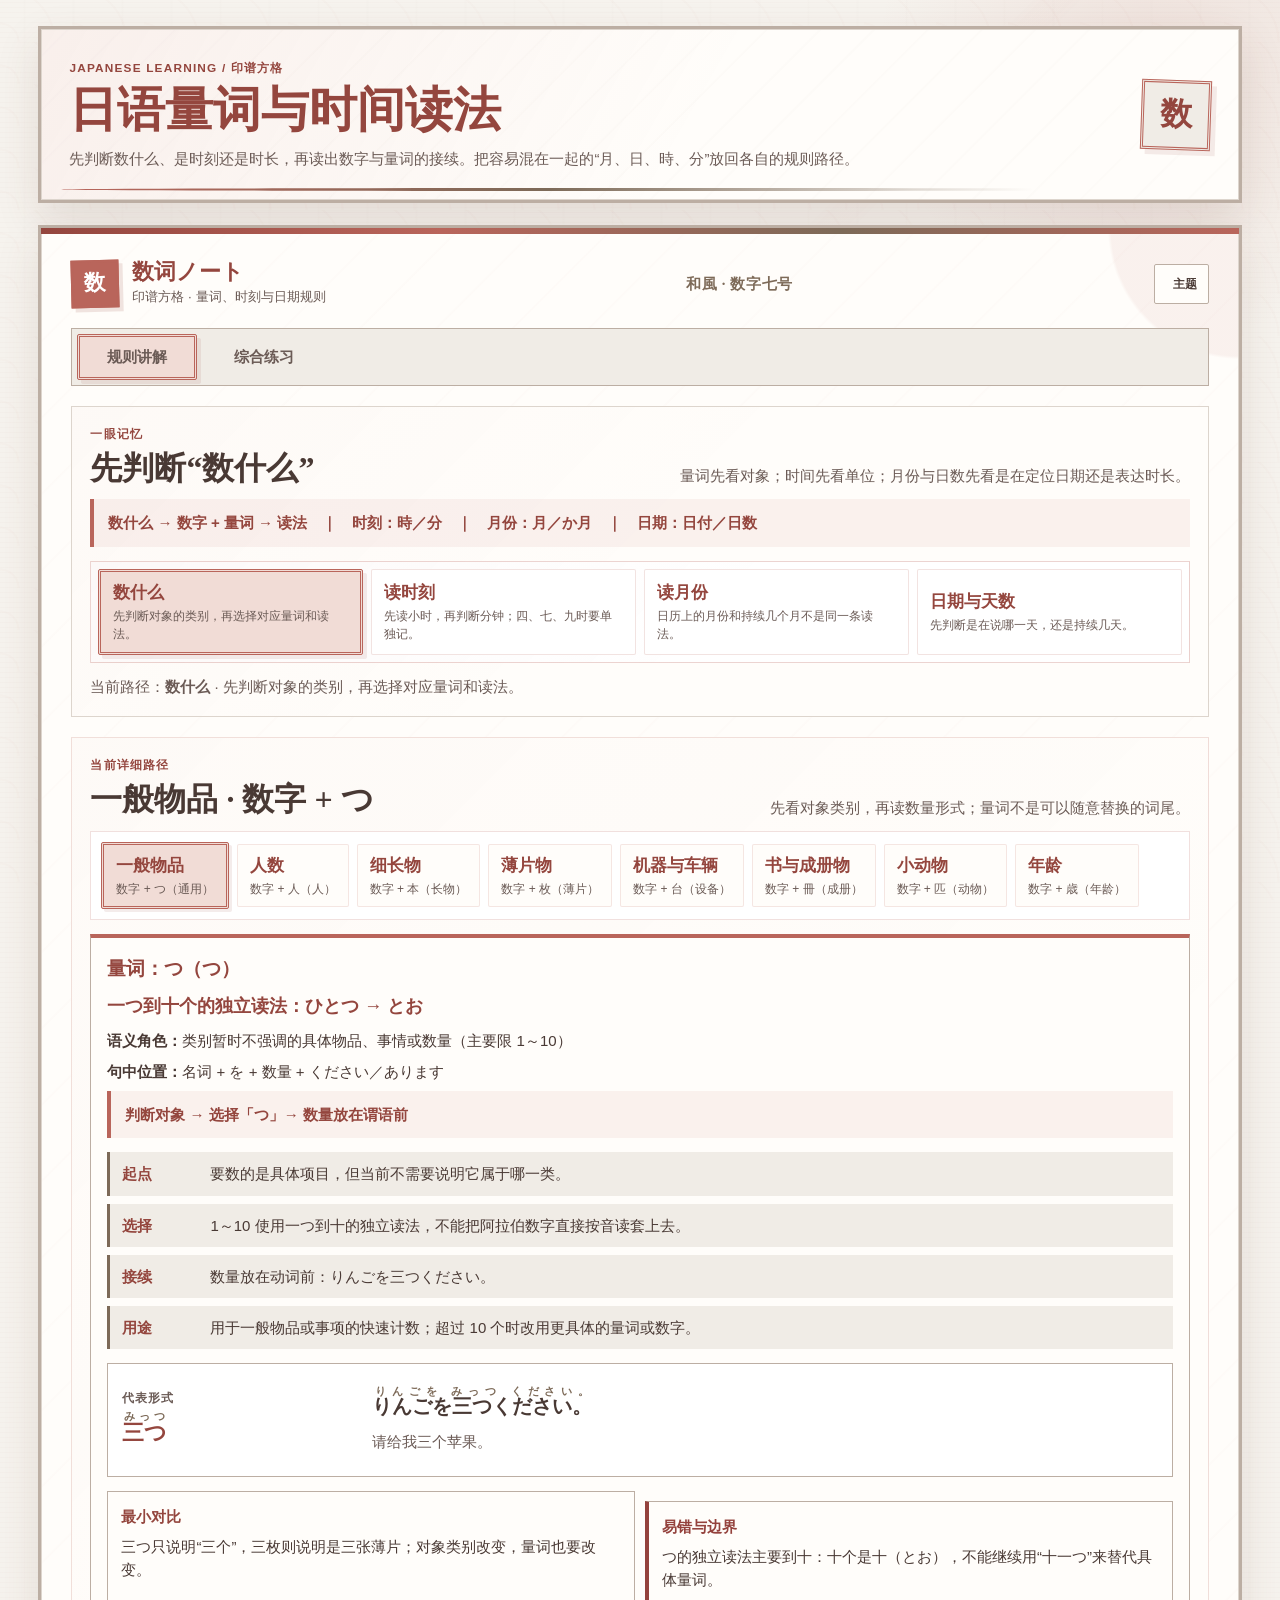
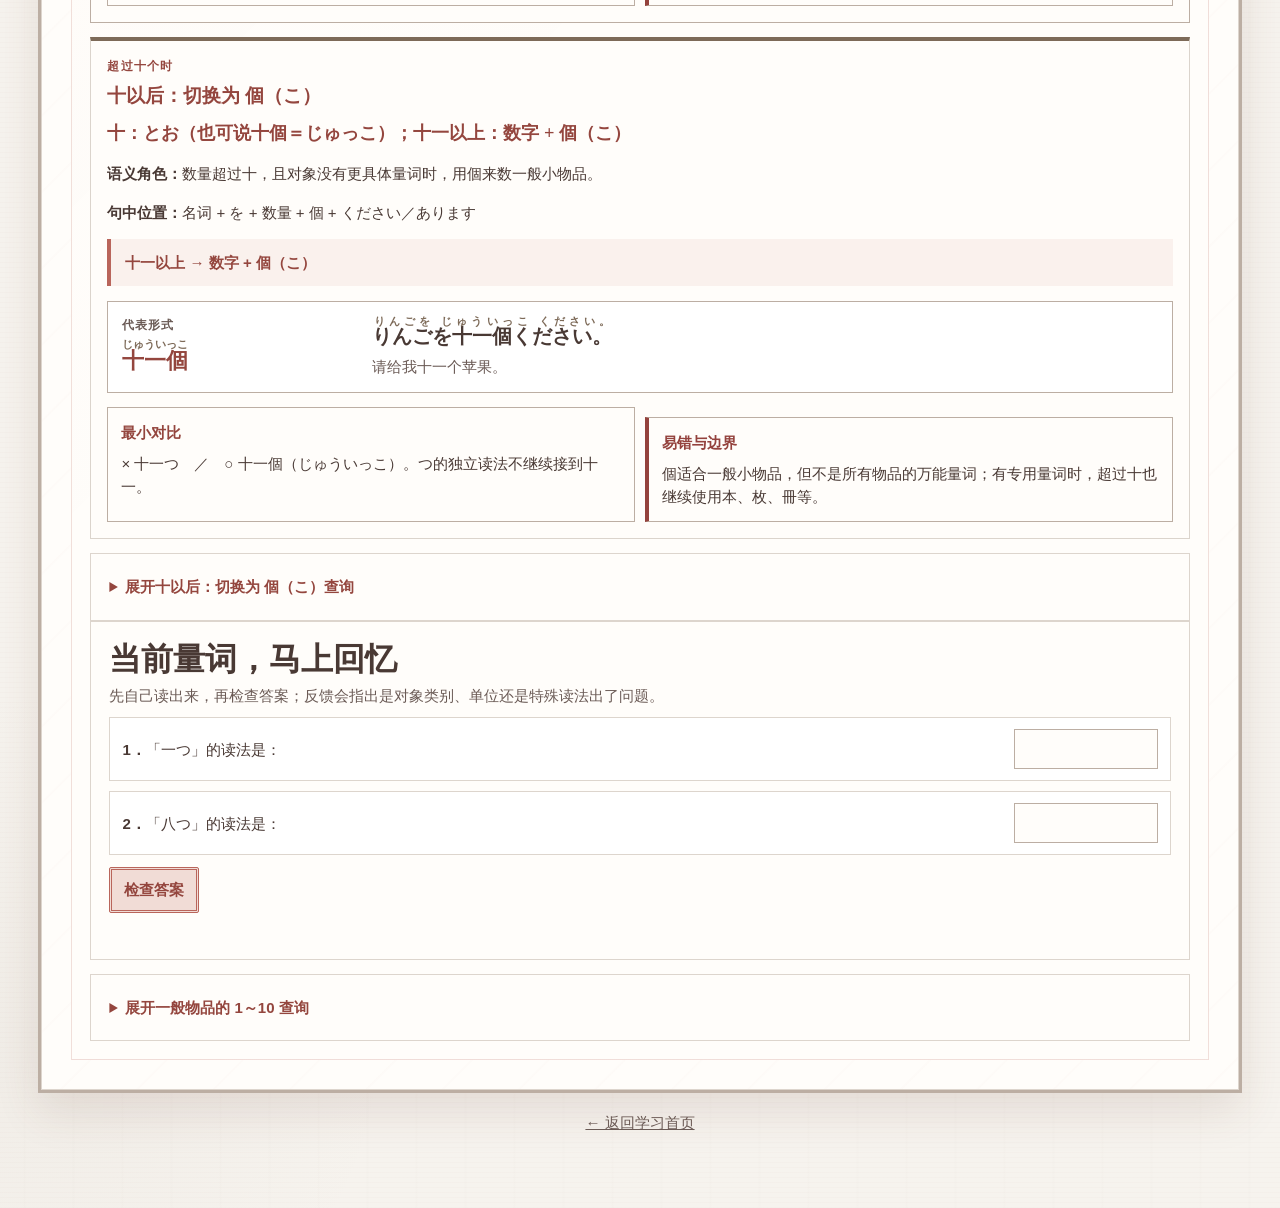
<file: counter-stamp.html>
<!doctype html>
<html lang="zh-CN">
<head>
  <meta charset="utf-8">
  <meta name="viewport" content="width=device-width, initial-scale=1">
  <link rel="stylesheet" href="css/themes.css">
  <link rel="stylesheet" href="css/counters.css">
  <script src="js/theme-manager.js"></script>
  <meta name="color-scheme" content="light">
  <meta name="description" content="日语量词与时间读法规则图谱：学习数什么、怎么读时刻、月份、日期和天数。">
  <title>日语量词与时间读法 · 印谱方格</title>
</head>
<body>
  <div class="page">
    <header class="page-heading">
      <div>
        <p class="eyebrow">Japanese Learning / 印谱方格</p>
        <h1>日语量词与时间读法</h1>
        <p>先判断数什么、是时刻还是时长，再读出数字与量词的接续。把容易混在一起的“月、日、時、分”放回各自的规则路径。</p>
      </div>
      <div class="page-heading-mark" aria-hidden="true">数</div>
    </header>
    <main id="app-shell" class="app-shell"></main>
    <p class="footer"><a href="index.html">← 返回学习首页</a></p>
  </div>
  <script src="data/counters.js"></script>
  <script src="js/counter-engine.js"></script>
  <script src="js/counter-notebook.js"></script>
</body>
</html>
</file>
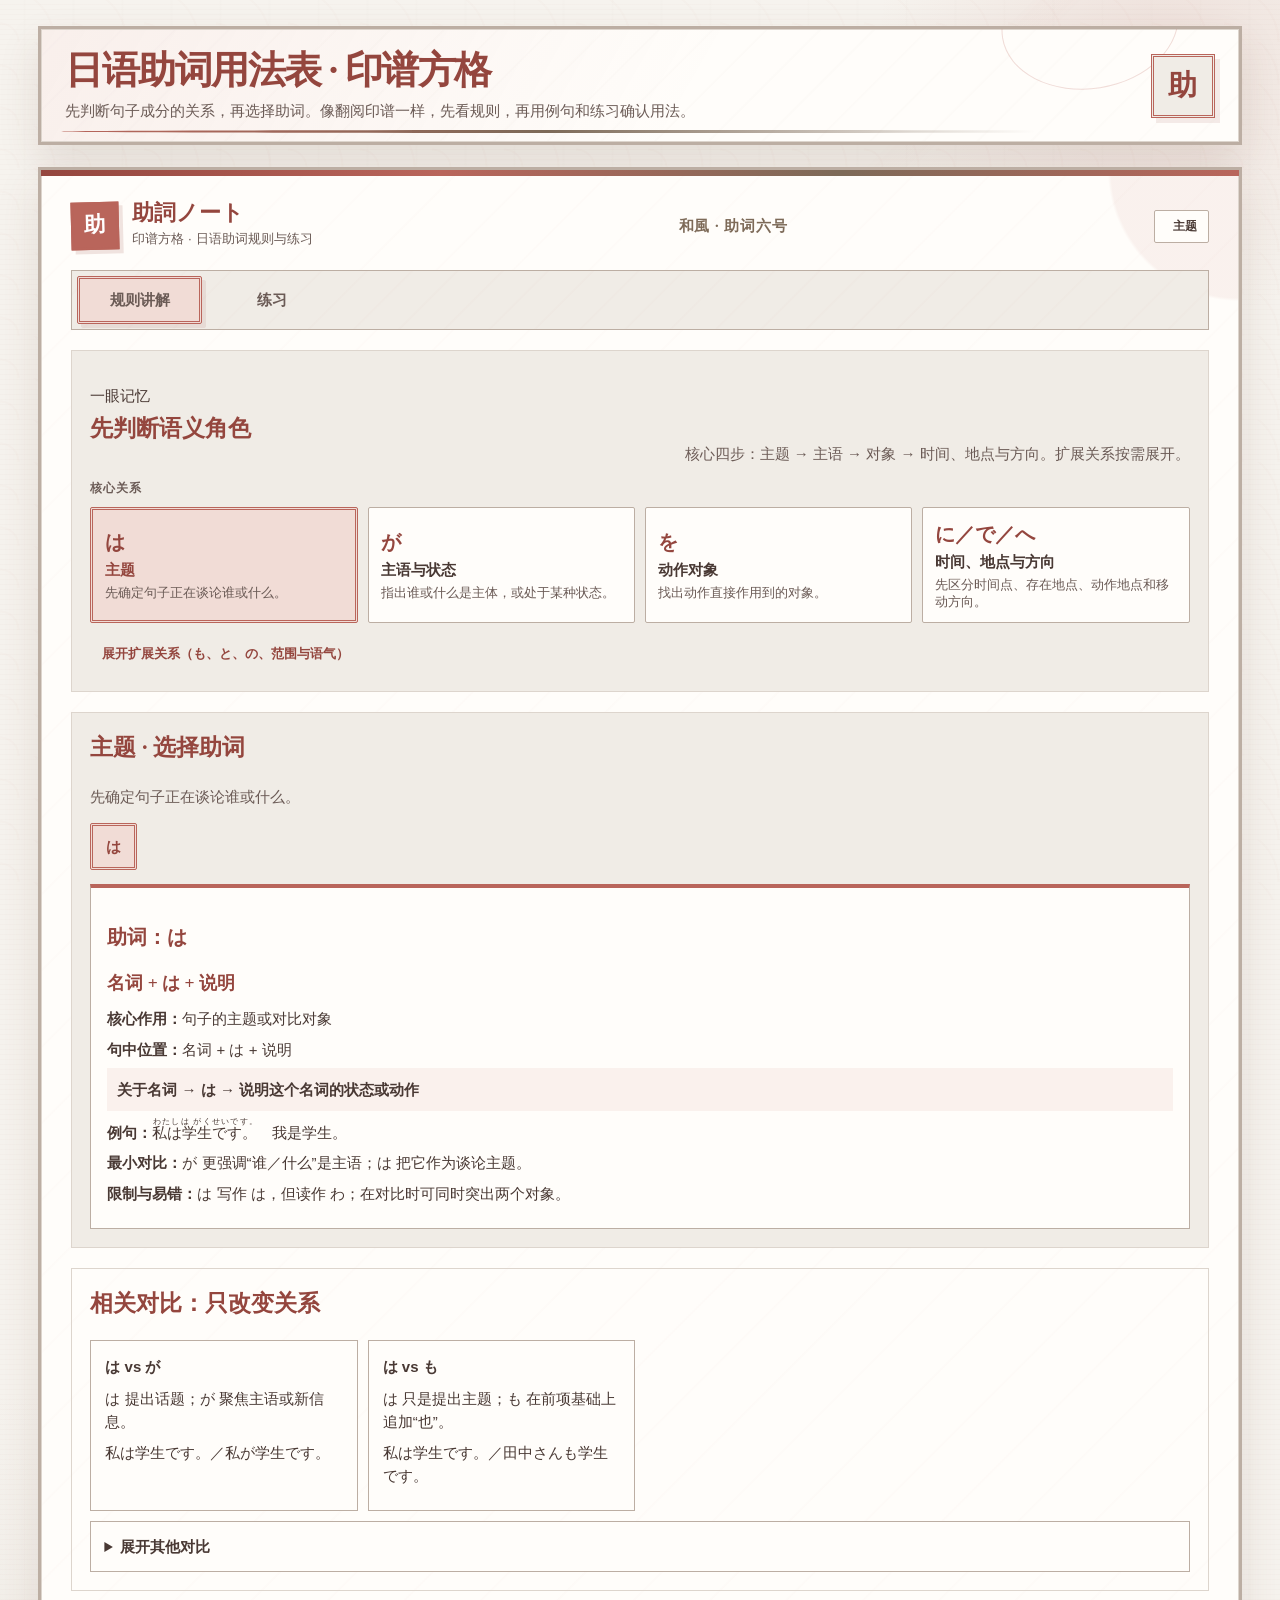
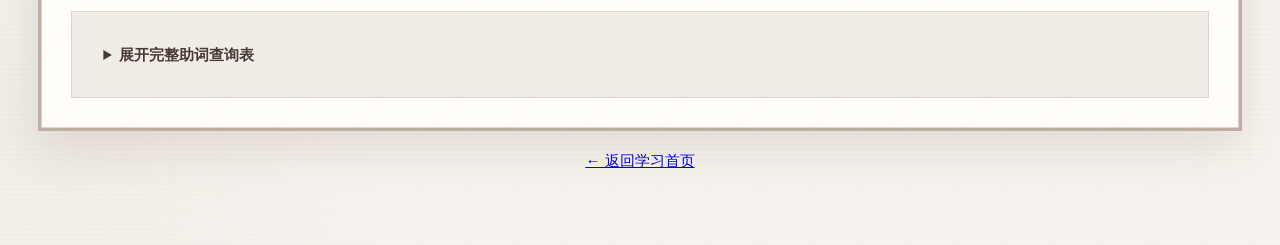
<file: particles-stamp.html>
<!doctype html>
<html lang="zh-CN">
<head>
  <meta charset="utf-8">
  <meta name="viewport" content="width=device-width, initial-scale=1">
  <link rel="stylesheet" href="css/themes.css">
  <script src="js/theme-manager.js"></script>
  <meta name="color-scheme" content="light">
  <title>日语助词用法表 · 印谱方格</title>
  <style>
    * { box-sizing: border-box; }
    body { min-width: 320px; margin: 0; color: var(--ink); background: radial-gradient(circle at 91% 2%, rgba(var(--vermilion-rgb), .12), transparent 18rem), radial-gradient(circle at 3% 94%, rgba(var(--accent-rgb), .06), transparent 22rem), repeating-linear-gradient(0deg, rgba(var(--vermilion-deep-rgb), .018) 0 1px, transparent 1px 5px), repeating-linear-gradient(90deg, transparent 0 23px, rgba(var(--accent-rgb), .014) 24px 25px, transparent 26px 49px), var(--paper); font-family: var(--sans); font-size: 15px; line-height: 1.55; }
    body::before { position: fixed; z-index: -1; inset: 0; pointer-events: none; background: repeating-radial-gradient(circle at 0 100%, transparent 0 17px, rgba(var(--vermilion-rgb), .045) 18px 19px, transparent 20px 36px), linear-gradient(135deg, transparent 0 47%, rgba(var(--vermilion-rgb), .025) 48% 49%, transparent 50% 100%); background-size: 72px 42px, 100% 100%; opacity: .45; content: ""; }
    .page { width: min(1450px, 100%); margin: auto; padding: 26px clamp(12px, 3vw, 42px) 58px; }
    .page-heading, .app-shell { border: 3px solid var(--line-strong); background: var(--surface); box-shadow: var(--shadow), inset 0 0 0 1px var(--line); }
    .page-heading { position: relative; display: flex; align-items: center; justify-content: space-between; gap: 20px; padding: 20px 24px; overflow: hidden; background: linear-gradient(120deg, rgba(var(--vermilion-rgb), .09), transparent 55%), repeating-linear-gradient(135deg, transparent 0 18px, rgba(var(--accent-rgb), .02) 19px 20px, transparent 21px 38px), var(--surface); }
    .page-heading::before { position: absolute; top: -4.4rem; right: 5%; width: 11rem; height: 8rem; border: 1px solid rgba(var(--vermilion-rgb), .22); border-radius: 50%; content: ""; transform: rotate(-9deg); }
    .page-heading::after { position: absolute; right: 18px; bottom: 9px; left: 20px; height: 3px; border-radius: 50%; background: linear-gradient(90deg, var(--vermilion), var(--accent-muted), transparent 84%); content: ""; }
    .page-heading > * { position: relative; z-index: 1; }
    h1, h2, h3 { color: var(--vermilion-deep); font-family: var(--display); } h1 { margin: 0; font-size: clamp(1.55rem, 3vw, 2.55rem); letter-spacing: -.04em; line-height: 1.12; } h2 { margin-top: 0; }
    .page-heading p { margin: 7px 0 0; color: var(--muted); max-width: 780px; }
    .mark, .seal { display: grid; place-items: center; border: 3px double var(--vermilion); color: var(--surface-strong); background: var(--vermilion); font-family: var(--display); font-weight: 900; box-shadow: 4px 4px 0 rgba(var(--vermilion-deep-rgb), .14); }
    .mark { width: 64px; height: 64px; font-size: 1.8rem; flex: 0 0 auto; background: var(--wash); color: var(--vermilion-deep); box-shadow: 5px 5px 0 rgba(var(--vermilion-deep-rgb), .1); }
    .app-shell { position: relative; display: grid; gap: 20px; margin-top: 22px; padding: clamp(15px, 2.7vw, 30px); background: radial-gradient(circle at 100% 0, rgba(var(--vermilion-rgb), .08) 0 8rem, transparent 8.2rem), repeating-linear-gradient(135deg, transparent 0 25px, rgba(var(--vermilion-rgb), .016) 26px 27px, transparent 28px 54px), var(--surface); isolation: isolate; }
    .app-shell::before { position: absolute; top: 0; right: 0; left: 0; height: 6px; background: linear-gradient(90deg, var(--vermilion-deep), var(--vermilion), var(--accent-muted), var(--vermilion)); content: ""; }
    .app-header, .tabs, .particle-tabs { display: flex; flex-wrap: wrap; align-items: center; gap: 10px; }
    .app-header { justify-content: space-between; gap: 18px; padding-top: 2px; } .brand { display: flex; gap: 13px; align-items: center; } .brand-link { color: inherit; text-decoration: none; } .brand-link:hover .seal { transform: translateY(-1px) rotate(-1.5deg); } .brand h2 { margin: 0; color: var(--vermilion-deep); font-size: 1.35rem; line-height: 1.1; } .brand p { margin: 3px 0 0; color: var(--muted); font-size: .84rem; } .edition-note { color: var(--accent-muted); font-family: var(--display); font-size: .92rem; font-weight: 900; letter-spacing: .06em; }
    .seal { width: 48px; height: 48px; font-size: 1.35rem; transform: rotate(-1.5deg); }
    button, summary { cursor: pointer; } button { border: 2px solid transparent; border-radius: 2px; background: transparent; padding: 9px 13px; color: inherit; font: inherit; font-weight: 800; transition: border-color .2s, background-color .2s, color .2s, transform .2s; }
    button:hover { border-color: var(--line-strong); background: var(--surface-strong); transform: translateY(-1px); } button[aria-selected="true"], button[aria-pressed="true"], .primary { color: var(--vermilion-deep); background: var(--vermilion-soft); border: 3px double var(--vermilion); }
    button:focus-visible, a:focus-visible, summary:focus-visible { outline: 3px solid var(--vermilion); outline-offset: 3px; }
    .tabs { gap: 7px; padding: 5px; border: 1px solid var(--line-strong); background: repeating-linear-gradient(135deg, transparent 0 15px, rgba(var(--vermilion-rgb), .02) 16px 17px, transparent 18px 32px), var(--wash); } .tabs button { min-width: 125px; color: var(--muted); } .tabs button[aria-selected="true"] { box-shadow: 4px 4px 0 rgba(var(--vermilion-deep-rgb), .1); }
    .theme-panel { display: none; position: absolute; z-index: 2; right: 0; padding: 8px; border: 1px solid var(--line-strong); background: var(--surface); box-shadow: var(--shadow-small); } .theme-switcher { position: relative; } .theme-switcher.is-open .theme-panel { display: grid; gap: 4px; } .theme-option { text-transform: capitalize; }
    .memory, .detail, .comparison, .practice, .reference { margin-top: 0; padding: 18px; border: 1px solid var(--line); background: var(--wash); }
    .memory-label { margin: 14px 0 8px; color: var(--muted); font-family: var(--sans); font-size: .78rem; letter-spacing: .08em; } .memory-grid { display: grid; grid-template-columns: repeat(4, minmax(0, 1fr)); gap: 10px; } .memory-card { min-height: 88px; padding: 11px 12px; border: 1px solid var(--line-strong); background: var(--surface); text-align: left; } .memory-card strong, .particle-name { color: var(--vermilion-deep); font-size: 1.25rem; } .memory-card small { display: block; margin-top: 4px; font-weight: 400; line-height: 1.35; } .extended-grid { margin-top: 10px; }
    .detail-card { margin-top: 14px; padding: 16px; border: 1px solid var(--line-strong); border-top: 4px solid var(--vermilion); background: var(--surface); } .detail-card p { margin: 7px 0; } ruby { ruby-position: over; } .detail-card .memory-line { margin: 10px 0; color: var(--vermilion-deep); font-family: var(--display); font-size: 1.1rem; font-weight: 900; }
    .section-heading { display: flex; align-items: end; justify-content: space-between; gap: 20px; } .section-heading > div { min-width: 0; } .section-heading .eyebrow { margin-bottom: 5px; } .section-heading .hint { max-width: 560px; margin: 0; text-align: right; }
    .use-tabs { display: flex; flex-wrap: wrap; gap: 6px; margin-top: 12px; padding-top: 12px; border-top: 1px dashed var(--line-strong); } .use-tabs button { padding: 7px 10px; font-size: .82rem; } .use-path { margin-top: 12px; padding: 12px; border-left: 3px solid var(--accent-muted); background: var(--wash); } .use-path p { margin: 5px 0; }
    .formula { padding: 10px; background: rgba(var(--vermilion-rgb), .08); font-weight: 700; } .hint, small { color: var(--muted); } .more-toggle { margin-top: 12px; padding: 7px 10px; color: var(--vermilion-deep); font-size: .82rem; }
    .comparison { background: transparent; } .compare-grid { display: grid; grid-template-columns: repeat(4, minmax(0, 1fr)); gap: 10px; } .compare-card { min-height: 150px; padding: 14px; border: 1px solid var(--line-strong); background: var(--surface); } .compare-card p { margin: 8px 0; } .more-comparisons { margin-top: 10px; }
    details { border: 1px solid var(--line-strong); background: var(--surface); } summary { padding: 13px; font-weight: 800; } .table-wrap { overflow-x: auto; } table { width: 100%; border-collapse: collapse; min-width: 720px; } th, td { padding: 9px; border: 1px solid var(--line); text-align: left; vertical-align: top; } th { background: var(--wash); color: var(--vermilion-deep); }
    .practice { background: var(--wash); } .practice-question { display: grid; grid-template-columns: 1fr auto; align-items: center; gap: 8px; margin: 10px 0; padding: 11px 12px; border: 1px solid var(--line); background: var(--surface); } .practice-question input { width: 5rem; padding: 7px; border: 1px solid var(--line-strong); } .correct { border-color: var(--success); } .wrong { border-color: var(--danger); }
    .footer { margin-top: 18px; color: var(--muted); text-align: center; }
    @media (max-width: 900px) { .memory-grid, .compare-grid { grid-template-columns: repeat(2, minmax(0, 1fr)); } }
    @media (max-width: 640px) { body { font-size: 14px; } .page { padding: 12px 9px 38px; } .page-heading { align-items: start; padding: 15px; } .mark { width: 45px; height: 45px; font-size: 1.3rem; } .app-shell { gap: 15px; margin-top: 14px; padding: 13px; } .app-header { align-items: start; } .section-heading { display: block; } .section-heading .hint { margin-top: 8px; text-align: left; } .tabs button { flex: 1; min-width: 0; } .memory-grid, .compare-grid { grid-template-columns: 1fr; } .compare-card { min-height: 0; } .practice-question { grid-template-columns: 1fr; } }
  </style>
</head>
<body>
  <div class="page">
    <header class="page-heading"><div><h1>日语助词用法表 · 印谱方格</h1><p>先判断句子成分的关系，再选择助词。像翻阅印谱一样，先看规则，再用例句和练习确认用法。</p></div><div class="mark" aria-hidden="true">助</div></header>
    <main id="app-shell" class="app-shell"></main>
    <p class="footer"><a href="index.html">← 返回学习首页</a></p>
  </div>
  <script src="data/particles.js"></script>
  <script>
    "use strict";
    var data = window.NIHONGO_DATA.particles;
    var state = { group: data.groups[0].id, particle: "は", use: null, view: "rules", result: null, showExtended: false };
    var shell = document.getElementById("app-shell");
    function current() { return data.items.find(function (item) { return item.particle === state.particle; }) || data.items[0]; }
    function currentGroup() { return data.groups.find(function (group) { return group.id === state.group; }) || data.groups[0]; }
    function practiceItems() {
      var seen = {};
      return data.items.filter(function (item) {
        if (seen[item.particle]) return false;
        seen[item.particle] = true;
        return true;
      }).filter(function (item) { return item.group === "topic" || item.group === "subject" || item.group === "object" || item.group === "space-time" || item.group === "addition" || item.group === "relation" || item.group === "range" || item.group === "sentence"; }).slice(0, 10);
    }
    function renderTheme() {
      var options = window.NihongoTheme.themes.map(function (id) {
        var label = window.NihongoTheme.labels[id] || id;
        var swatch = window.NihongoTheme.swatches[id] || "#b9655b";
        return '<button type="button" class="theme-option" role="menuitemradio" data-action="theme-select" data-theme-id="' + id + '" aria-pressed="' + (window.NihongoTheme.current() === id) + '"><span class="theme-swatch" style="background: ' + swatch + '"></span>' + label + '</button>';
      }).join("");
      return '<span class="edition-note">和風 · 助词六号</span><div class="theme-switcher"><button type="button" class="theme-switcher-button" data-action="theme-toggle" aria-expanded="false" aria-haspopup="true"><span class="theme-swatch" style="background: var(--vermilion)"></span>主题</button><div class="theme-panel" role="menu" aria-label="选择主题配色">' + options + '</div></div>';
    }
    function render() {
      var item = current();
      var group = currentGroup();
      shell.innerHTML = '<header class="app-header"><a class="brand brand-link" href="index.html" aria-label="返回日语学习印谱方格首页"><div class="seal" aria-hidden="true">助</div><div><h2>助詞ノート</h2><p>印谱方格 · 日语助词规则与练习</p></div></a>' + renderTheme() + '</header>' +
        '<nav class="tabs" role="tablist" aria-label="主要区域"><button aria-selected="' + (state.view === "rules") + '" data-view="rules">规则讲解</button><button aria-selected="' + (state.view === "practice") + '" data-view="practice">练习</button></nav>' +
        (state.view === "rules" ? renderRules(group, item) : renderPractice()) ;
      NihongoTheme.updateSwitcher();
    }
    function renderUses(item) {
      if (!item.uses || !item.uses.length) return "";
      var selected = item.uses.find(function (use) { return use.id === state.use; }) || item.uses[0];
      return '<div class="use-tabs" aria-label="' + item.particle + ' 的用途"><b>用途：</b>' + item.uses.map(function (use) { return '<button data-use="' + use.id + '" aria-selected="' + (use.id === selected.id) + '">' + use.label + '</button>'; }).join("") + '</div><div class="use-path"><p><b>语义角色：</b>' + selected.role + '</p><p><b>句中位置：</b>' + selected.position + '</p><p class="formula">' + selected.formula + '</p><p><b>例句：</b><ruby>' + selected.example + '<rt>' + selected.reading + '</rt></ruby>　' + selected.meaning + '</p><p><b>对比：</b>' + selected.contrast + '</p><p><b>边界：</b>' + selected.limit + '</p></div>';
    }
    function renderGroupCards(level) {
      return data.groups.filter(function (group) { return group.level === level; }).map(function (g) { return '<button class="memory-card" data-group="' + g.id + '" aria-selected="' + (g.id === state.group) + '"><strong>' + g.particles.join("／") + '</strong><br>' + g.label + '<small>' + g.description + '</small></button>'; }).join("");
    }
    function renderRules(group, item) {
      var related = data.comparisons.filter(function (comparison) { return comparison.particles.indexOf(item.particle) >= 0; });
      var more = data.comparisons.filter(function (comparison) { return comparison.particles.indexOf(item.particle) < 0; });
      return '<section class="memory"><div class="section-heading"><div><p class="eyebrow">一眼记忆</p><h2>先判断语义角色</h2></div><p class="hint">核心四步：主题 → 主语 → 对象 → 时间、地点与方向。扩展关系按需展开。</p></div><h3 class="memory-label">核心关系</h3><div class="memory-grid">' + renderGroupCards("core") + '</div><button class="more-toggle" data-action="toggle-extended" aria-expanded="' + state.showExtended + '">' + (state.showExtended ? "收起扩展关系" : "展开扩展关系（も、と、の、范围与语气）") + '</button>' + (state.showExtended ? '<div class="memory-grid extended-grid">' + renderGroupCards("extended") + '</div>' : "") + '</section>' +
        '<section class="detail"><h2>' + group.label + ' · 选择助词</h2><p class="hint">' + group.description + '</p><div class="particle-tabs">' + group.particles.map(function (p) { return '<button data-particle="' + p + '" aria-selected="' + (p === state.particle) + '">' + p + '</button>'; }).join("") + '</div><article class="detail-card"><h3><span class="particle-name">助词：' + item.particle + '</span></h3><p class="memory-line">' + item.memory + '</p><p><b>核心作用：</b>' + item.role + '</p><p><b>句中位置：</b>' + item.position + '</p><p class="formula">' + item.formula + '</p><p><b>例句：</b><ruby>' + item.example + '<rt>' + item.reading + '</rt></ruby>　' + item.meaning + '</p>' + renderUses(item) + '<p><b>最小对比：</b>' + item.contrast + '</p><p><b>限制与易错：</b>' + item.limit + '</p></article></section>' +
        '<section class="comparison"><h2>相关对比：只改变关系</h2><div class="compare-grid">' + related.map(function (c) { return '<div class="compare-card"><b>' + c.title + '</b><p>' + c.summary + '</p><p>' + c.examples.join("／") + '</p></div>'; }).join("") + '</div>' + (more.length ? '<details class="more-comparisons"><summary>展开其他对比</summary><div class="compare-grid">' + more.map(function (c) { return '<div class="compare-card"><b>' + c.title + '</b><p>' + c.summary + '</p><p>' + c.examples.join("／") + '</p></div>'; }).join("") + '</div></details>' : "") + '</section>' +
        '<details class="reference"><summary>展开完整助词查询表</summary><div class="table-wrap"><table><thead><tr><th>助词</th><th>语义角色</th><th>位置公式</th><th>代表句</th><th>易错边界</th></tr></thead><tbody>' + data.items.map(function (x) { return '<tr><th>' + x.particle + '</th><td>' + x.role + '</td><td>' + x.position + '</td><td>' + x.example + '<br>' + x.meaning + '</td><td>' + x.limit + '</td></tr>'; }).join("") + '</tbody></table></div></details>';
    }
    function renderPractice() {
      var items = practiceItems();
      return '<section class="practice"><h2>即时判断：根据语义选择助词</h2><p class="hint">共 ' + items.length + ' 题，覆盖各个主要语义组。先看关系，再填助词。</p>' + items.map(function (x, i) { var result = state.result && state.result[i]; return '<label class="practice-question ' + (result ? (result.ok ? "correct" : "wrong") : "") + '"><span>' + (i + 1) + '．' + x.recall + ' <small>（' + x.role + '）</small>' + (result && !result.ok ? '<em>正确答案：' + x.answer + '。' + x.why + '</em>' : "") + '</span><input data-answer="' + i + '" value="' + (result ? result.value : "") + '" maxlength="3" aria-label="第' + (i + 1) + '题答案"></label>'; }).join("") + '<button class="primary" data-action="check">检查答案</button>' + (state.result ? '<p>' + state.result.filter(function (x) { return x.ok; }).length + ' / ' + items.length + ' 题正确。' + (state.result.some(function (x) { return !x.ok; }) ? "错题下方已显示原因。" : "全部答对，可以继续查看扩展关系。") + '</p>' : "") + '</section>';
    }
    document.addEventListener("click", function (event) {
      var target = event.target.closest("[data-action], [data-group], [data-particle], [data-use], [data-view]");
      if (!target) return;
      if (target.dataset.action === "theme-toggle") { var box = target.parentElement; var open = !box.classList.contains("is-open"); box.classList.toggle("is-open", open); target.setAttribute("aria-expanded", String(open)); return; }
      if (target.dataset.action === "theme-select") { NihongoTheme.apply(target.dataset.themeId); render(); return; }
      if (target.dataset.action === "toggle-extended") { state.showExtended = !state.showExtended; render(); return; }
      if (target.dataset.view) { state.view = target.dataset.view; render(); return; }
      if (target.dataset.group) { state.group = target.dataset.group; var first = currentGroup().particles[0]; state.particle = first; state.use = null; render(); return; }
      if (target.dataset.particle) { state.particle = target.dataset.particle; render(); return; }
      if (target.dataset.use) { state.use = target.dataset.use; render(); return; }
      if (target.dataset.action === "check") { var answers = practiceItems().map(function (x, i) { var input = shell.querySelector('[data-answer="' + i + '"]'); return { ok: input.value.trim() === x.answer, value: input.value.trim() }; }); state.result = answers; render(); }
    });
    render();
  </script>
</body>
</html>
</file>
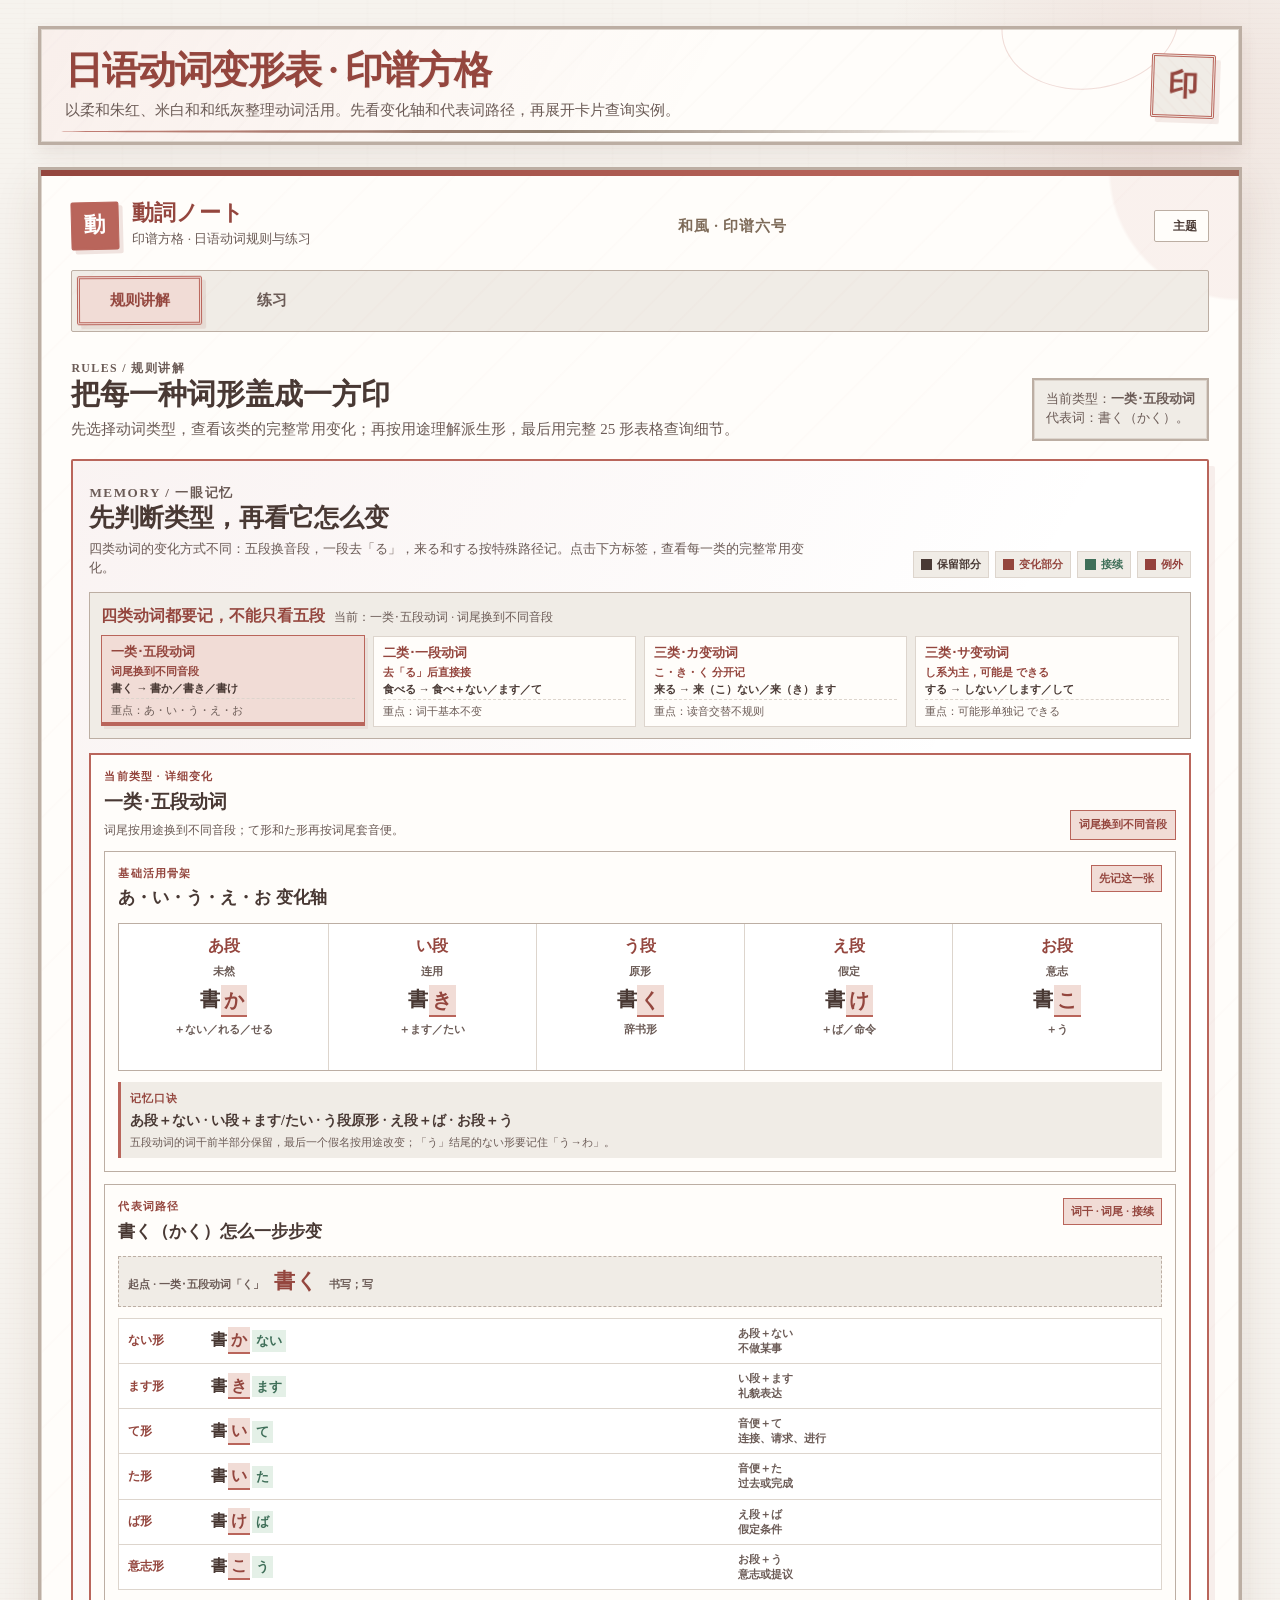
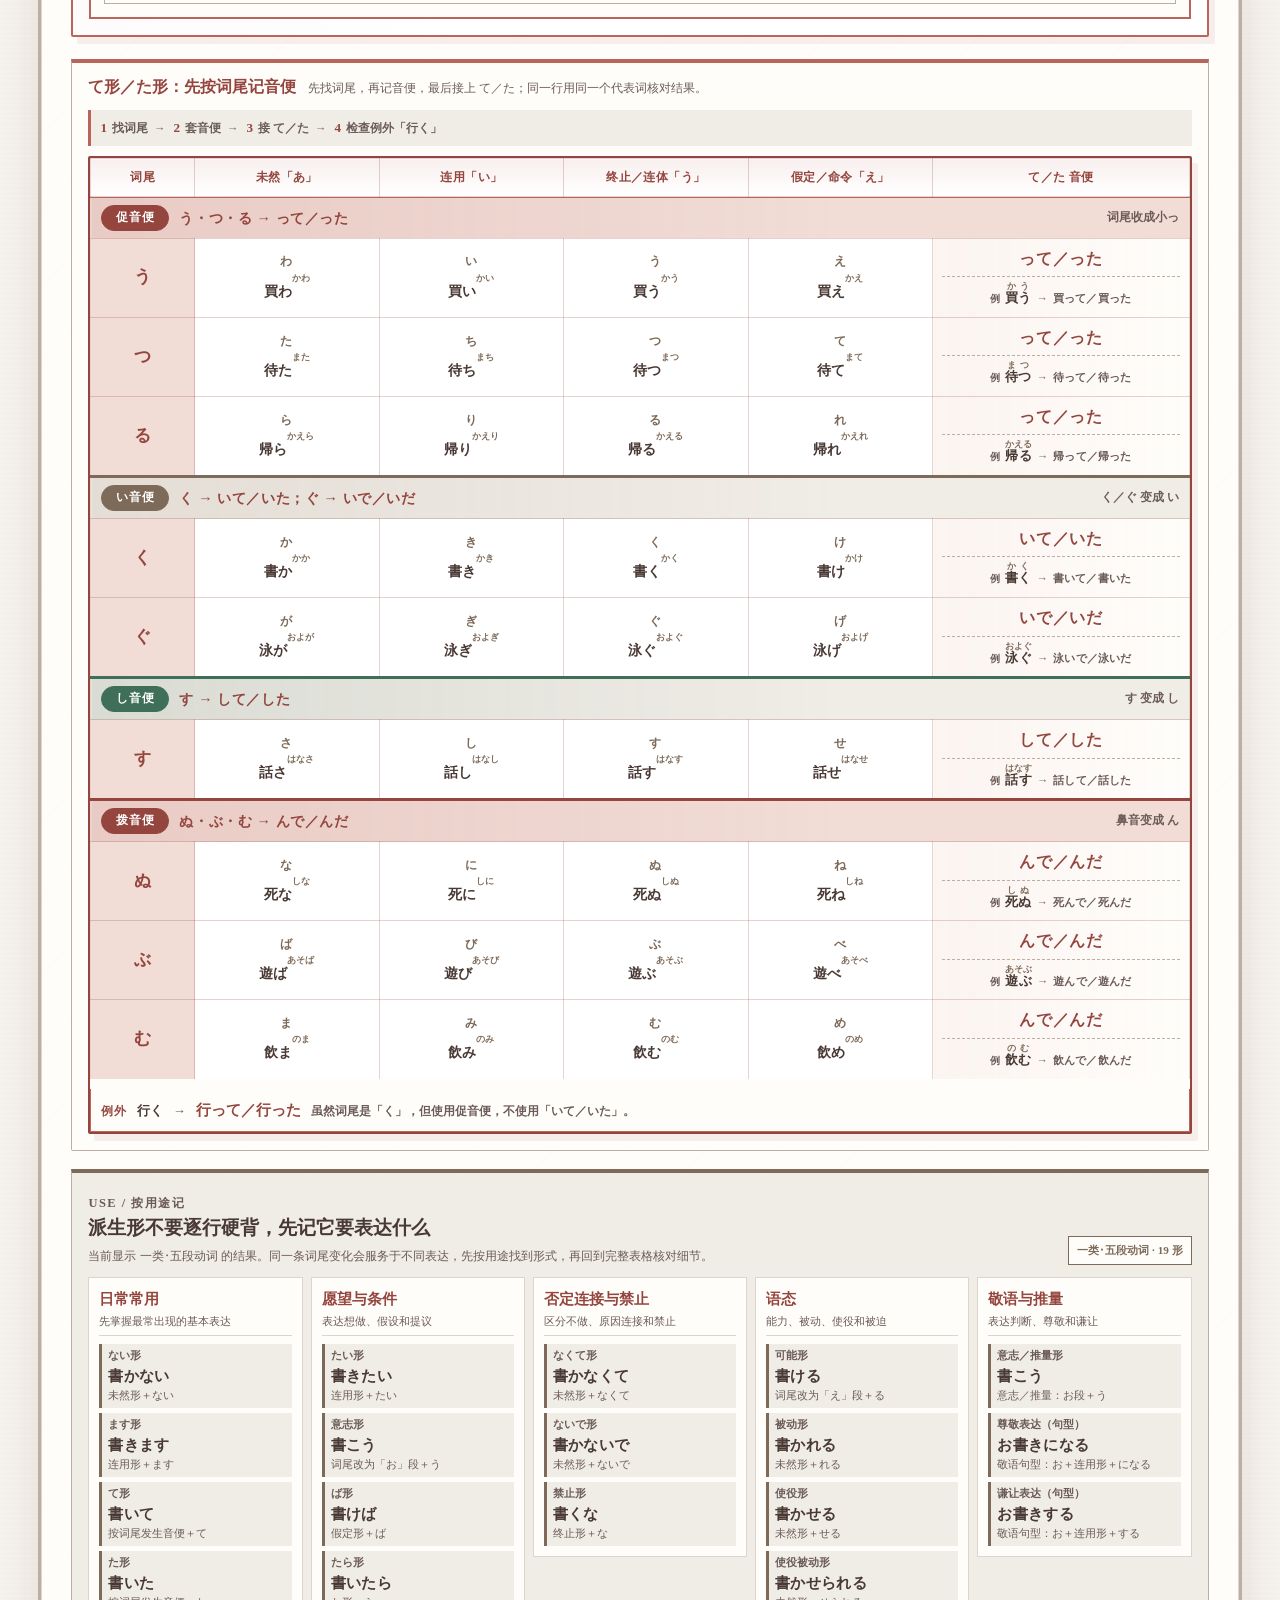
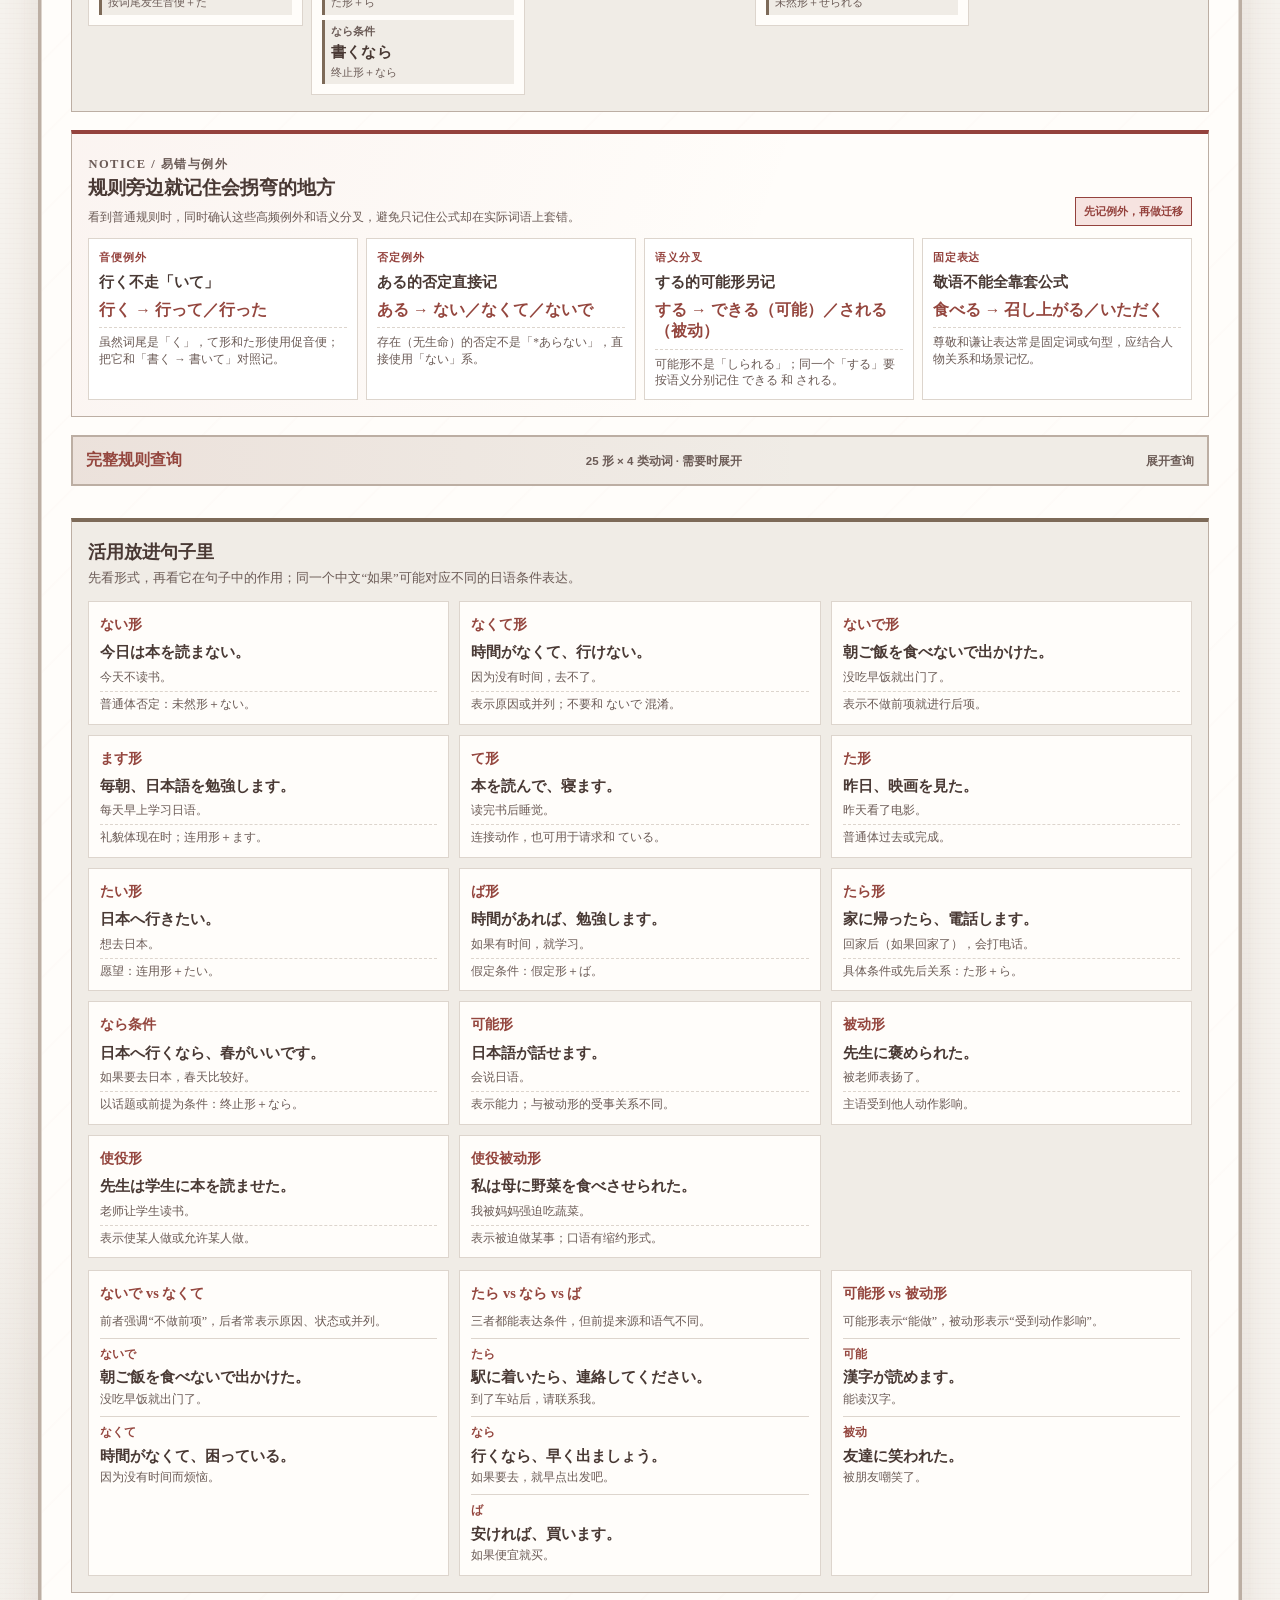
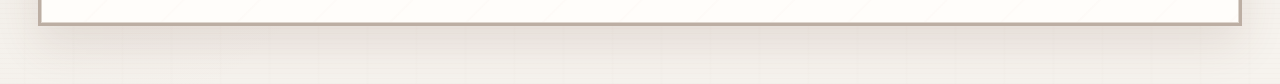
<file: verb-conjugation-stamp.html>
<!doctype html>
<html lang="zh-CN">
<head>
  <meta charset="utf-8">
  <meta name="viewport" content="width=device-width, initial-scale=1">
  <link rel="stylesheet" href="css/themes.css">
  <script src="js/theme-manager.js"></script>
  <meta name="color-scheme" content="light">
  <title>日语动词变形表 · 印谱方格</title>
  <style>
    /* 主题变量已外置至 css/themes.css（NihongoTheme 驱动） */

    * {
      box-sizing: border-box;
    }

    html {
      scroll-behavior: smooth;
    }

    body {
      min-width: 320px;
      margin: 0;
      color: var(--ink);
      background:
        radial-gradient(circle at 91% 2%, rgba(var(--vermilion-rgb), .12), transparent 18rem),
        radial-gradient(circle at 3% 94%, rgba(var(--accent-rgb), .06), transparent 22rem),
        repeating-linear-gradient(0deg, rgba(var(--vermilion-deep-rgb), .018) 0 1px, transparent 1px 5px),
        repeating-linear-gradient(90deg, transparent 0 23px, rgba(var(--accent-rgb), .014) 24px 25px, transparent 26px 49px),
        var(--paper);
      font-size: 15px;
      line-height: 1.55;
    }

    body::before {
      position: fixed;
      z-index: -1;
      inset: 0;
      pointer-events: none;
      background:
        repeating-radial-gradient(circle at 0 100%, transparent 0 17px, rgba(var(--vermilion-rgb), .045) 18px 19px, transparent 20px 36px),
        linear-gradient(135deg, transparent 0 47%, rgba(var(--vermilion-rgb), .025) 48% 49%, transparent 50% 100%);
      background-size: 72px 42px, 100% 100%;
      opacity: .45;
    }

    button,
    input {
      font: inherit;
    }

    button {
      color: inherit;
    }

    button:focus-visible,
    input:focus-visible,
    a:focus-visible {
      outline: 3px solid var(--vermilion);
      outline-offset: 3px;
    }

    .visually-hidden {
      position: absolute;
      width: 1px;
      height: 1px;
      padding: 0;
      margin: -1px;
      overflow: hidden;
      clip: rect(0, 0, 0, 0);
      white-space: nowrap;
      border: 0;
    }

    .page {
      width: min(1450px, 100%);
      margin: 0 auto;
      padding: 26px clamp(12px, 3vw, 42px) 58px;
    }

    .page-heading {
      position: relative;
      display: flex;
      align-items: center;
      justify-content: space-between;
      gap: 20px;
      padding: 20px 24px;
      border: 3px solid var(--line-strong);
      border-radius: 0;
      background:
        linear-gradient(120deg, rgba(var(--vermilion-rgb), .09), transparent 55%),
        repeating-linear-gradient(135deg, transparent 0 18px, rgba(var(--accent-rgb), .02) 19px 20px, transparent 21px 38px),
        var(--surface);
      box-shadow: var(--shadow-small), inset 0 0 0 1px var(--line);
      overflow: hidden;
    }

    .page-heading::before {
      position: absolute;
      top: -4.4rem;
      right: 5%;
      width: 11rem;
      height: 8rem;
      border: 1px solid rgba(var(--vermilion-rgb), .22);
      border-radius: 50%;
      content: "";
      transform: rotate(-9deg);
    }

    .page-heading::after {
      position: absolute;
      right: 18px;
      bottom: 9px;
      left: 20px;
      height: 3px;
      border-radius: 50%;
      background: linear-gradient(90deg, var(--vermilion), var(--accent-muted), transparent 84%);
      content: "";
      transform-origin: left center;
      animation: ink-sweep .85s cubic-bezier(.2, .8, .25, 1) both;
    }

    .page-heading > * {
      position: relative;
      z-index: 1;
    }

    .page-heading h1 {
      margin: 0;
      color: var(--vermilion-deep);
      font-family: var(--display);
      font-size: clamp(1.55rem, 3vw, 2.55rem);
      letter-spacing: -.04em;
      line-height: 1.12;
      text-shadow: 1px 1px 0 rgba(var(--accent-rgb), .08);
    }

    .page-heading p {
      max-width: 780px;
      margin: 7px 0 0;
      color: var(--muted);
    }

    .page-heading-mark {
      display: grid;
      width: 64px;
      height: 64px;
      place-items: center;
      flex: 0 0 auto;
      border: 3px double var(--vermilion);
      border-radius: 2px;
      color: var(--vermilion-deep);
      background:
        repeating-linear-gradient(45deg, transparent 0 8px, rgba(var(--vermilion-rgb), .04) 9px 10px),
        var(--wash);
      box-shadow: 5px 5px 0 rgba(var(--vermilion-deep-rgb), .1);
      font-family: var(--display);
      font-size: 1.9rem;
      font-weight: 900;
      transform: rotate(2deg);
      animation: seal-arrive .7s cubic-bezier(.18, .8, .2, 1) both;
    }

    #app-shell {
      position: relative;
      display: grid;
      gap: 20px;
      margin-top: 22px;
      padding: clamp(15px, 2.7vw, 30px);
      border: 3px solid var(--line-strong);
      border-radius: 0;
      background:
        radial-gradient(circle at 100% 0, rgba(var(--vermilion-rgb), .08) 0 8rem, transparent 8.2rem),
        repeating-linear-gradient(135deg, transparent 0 25px, rgba(var(--vermilion-rgb), .016) 26px 27px, transparent 28px 54px),
        var(--surface);
      box-shadow: var(--shadow), inset 0 0 0 1px var(--line);
      isolation: isolate;
    }

    #app-shell::before {
      position: absolute;
      z-index: 2;
      inset: 0 0 auto;
      height: 6px;
      background: linear-gradient(90deg, var(--vermilion-deep), var(--vermilion), var(--accent-muted), var(--vermilion));
      background-size: 220% 100%;
      content: "";
      animation: ink-flow 9s linear infinite;
    }

    .app-header {
      display: flex;
      align-items: center;
      justify-content: space-between;
      gap: 18px;
      padding-top: 2px;
    }

    .brand {
      display: flex;
      align-items: center;
      gap: 13px;
    }

    .brand-link {
      color: inherit;
      text-decoration: none;
    }

    .brand-link:hover .brand-seal {
      transform: translateY(-1px) rotate(-1.5deg);
    }

    .brand-seal {
      display: grid;
      width: 48px;
      height: 48px;
      place-items: center;
      border: 3px double var(--vermilion);
      border-radius: 2px;
      color: var(--surface-strong);
      background: var(--vermilion);
      box-shadow: 4px 4px 0 rgba(var(--vermilion-deep-rgb), .14);
      font-family: var(--display);
      font-size: 1.35rem;
      font-weight: 900;
      transform: rotate(-1.5deg);
    }

    .brand h2 {
      margin: 0;
      color: var(--vermilion-deep);
      font-family: var(--display);
      font-size: 1.35rem;
      line-height: 1.1;
    }

    .brand p {
      margin: 3px 0 0;
      color: var(--muted);
      font-size: .84rem;
    }

    .edition-note {
      color: var(--accent-muted);
      font-family: var(--display);
      font-size: .92rem;
      font-weight: 900;
      letter-spacing: .06em;
    }

    .main-tabs {
      display: flex;
      gap: 7px;
      padding: 5px;
      border: 1px solid var(--line-strong);
      border-radius: 2px;
      background:
        repeating-linear-gradient(135deg, transparent 0 15px, rgba(var(--vermilion-rgb), .02) 16px 17px, transparent 18px 32px),
        var(--wash);
    }

    .main-tab {
      min-width: 125px;
      padding: 10px 15px;
      border: 2px solid transparent;
      border-radius: 2px;
      color: var(--muted);
      background: transparent;
      cursor: pointer;
      font-weight: 900;
      transition: border-color .25s ease, background-color .25s ease, color .25s ease, transform .25s ease, box-shadow .25s ease;
    }

    .main-tab:hover {
      border-color: var(--line-strong);
      color: var(--vermilion-deep);
      background: var(--surface-strong);
      transform: translateY(-1px);
    }

    .main-tab[aria-selected="true"] {
      border: 3px double var(--vermilion);
      color: var(--vermilion-deep);
      background: var(--vermilion-soft);
      box-shadow: 4px 4px 0 rgba(var(--vermilion-deep-rgb), .1);
      transform: rotate(-.25deg);
      animation: tab-press .42s cubic-bezier(.18, .8, .2, 1) both;
    }

    .panel {
      display: grid;
      gap: 18px;
      min-width: 0;
      animation: panel-enter .42s ease both;
    }

    .panel-intro {
      display: flex;
      align-items: end;
      justify-content: space-between;
      gap: 20px;
    }

    .eyebrow {
      margin: 0 0 5px;
      color: var(--vermilion-deep);
      font-size: .74rem;
      font-weight: 900;
      letter-spacing: .12em;
      text-transform: uppercase;
    }

    .panel-intro h3 {
      margin: 0;
      color: var(--ink);
      font-family: var(--display);
      font-size: clamp(1.35rem, 2.3vw, 1.95rem);
      line-height: 1.16;
    }

    .panel-intro p {
      max-width: 760px;
      margin: 7px 0 0;
      color: var(--muted);
    }

    .intro-note {
      max-width: 260px;
      padding: 10px 12px;
      border: 2px solid var(--line-strong);
      box-shadow: inset 0 0 0 1px var(--line);
      color: var(--muted);
      background: var(--wash);
      font-size: .8rem;
    }

    .conjugation-tabs {
      display: flex;
      gap: 8px;
      padding: 5px;
      border: 1px solid var(--line-strong);
      border-radius: 2px;
      background:
        linear-gradient(90deg, rgba(var(--vermilion-rgb), .055), transparent 55%),
        var(--surface-strong);
    }

    .derived-filter {
      display: grid;
      grid-template-columns: minmax(122px, auto) minmax(0, 1fr);
      align-items: center;
      gap: 10px 14px;
      margin: 12px 0 14px;
      padding: 10px 12px;
      border: 1px solid var(--line);
      border-left: 4px solid var(--vermilion);
      background: var(--wash);
    }

    .derived-filter-label {
      display: grid;
      gap: 2px;
    }

    .derived-filter-label strong {
      color: var(--vermilion-deep);
      font-family: var(--display);
      font-size: .86rem;
    }

    .derived-filter-label span {
      color: var(--muted);
      font-size: .7rem;
      line-height: 1.3;
    }

    .conjugation-tab {
      display: grid;
      flex: 1 1 0;
      gap: 1px;
      min-width: 0;
      padding: 10px 13px;
      border: 2px solid transparent;
      border-radius: 2px;
      color: var(--muted);
      background: transparent;
      cursor: pointer;
      text-align: left;
      transition: border-color .25s ease, background-color .25s ease, color .25s ease, transform .25s ease, box-shadow .25s ease;
    }

    .conjugation-tab:hover {
      border-color: var(--line-strong);
      color: var(--vermilion-deep);
      background: var(--wash-hover);
      transform: translateY(-1px);
    }

    .conjugation-tab[aria-selected="true"] {
      border: 3px double var(--vermilion);
      color: var(--vermilion-deep);
      background: var(--vermilion-soft);
      box-shadow: 4px 4px 0 rgba(var(--vermilion-deep-rgb), .1);
      transform: rotate(-.25deg);
      animation: tab-press .42s cubic-bezier(.18, .8, .2, 1) both;
    }

    .conjugation-tab strong {
      font-family: var(--display);
      font-size: .92rem;
    }

    .conjugation-tab small {
      color: currentColor;
      font-size: .74rem;
      opacity: .76;
    }

    .rules-layout {
      display: grid;
      gap: 18px;
      min-width: 0;
    }

    .group-body {
      width: 100%;
      min-width: 0;
      animation: panel-enter .45s ease both;
    }

    /* P1：先展示可记忆的变化轴与代表词路径，完整表格退到查询层 */
    .memory-overview {
      display: grid;
      gap: 14px;
      padding: 16px;
      border: 2px solid var(--vermilion);
      border-radius: 2px;
      background:
        linear-gradient(120deg, rgba(var(--vermilion-rgb), .08), transparent 58%),
        var(--surface-strong);
      box-shadow: 6px 7px 0 rgba(var(--vermilion-deep-rgb), .08);
    }

    .memory-overview-head {
      display: flex;
      align-items: end;
      justify-content: space-between;
      gap: 18px;
    }

    .memory-overview-head h3 {
      margin: 0;
      color: var(--ink);
      font-family: var(--display);
      font-size: clamp(1.22rem, 2vw, 1.55rem);
      line-height: 1.2;
    }

    .memory-overview-head p {
      max-width: 740px;
      margin: 6px 0 0;
      color: var(--muted);
      font-size: .82rem;
      line-height: 1.5;
    }

    .memory-legend {
      display: flex;
      flex-wrap: wrap;
      justify-content: flex-end;
      gap: 6px;
      flex: 0 0 auto;
    }

    .memory-legend-item {
      display: inline-flex;
      align-items: center;
      gap: 5px;
      padding: 4px 7px;
      border: 1px solid var(--line);
      color: var(--muted);
      background: var(--wash);
      font-size: .7rem;
      font-weight: 800;
    }

    .memory-legend-item::before {
      width: 9px;
      height: 9px;
      border: 1px solid currentColor;
      background: currentColor;
      content: "";
    }

    .memory-legend-item.is-root {
      color: var(--ink);
    }

    .memory-legend-item.is-change {
      color: var(--vermilion-deep);
    }

    .memory-legend-item.is-suffix {
      color: var(--success);
    }

    .memory-legend-item.is-exception {
      color: var(--danger);
    }

    .memory-overview-grid {
      display: grid;
      grid-template-columns: 1fr;
      gap: 12px;
    }

    .memory-card {
      display: grid;
      align-content: start;
      gap: 11px;
      min-width: 0;
      padding: 13px;
      border: 1px solid var(--line-strong);
      background: var(--surface);
    }

    .memory-card-head {
      display: flex;
      align-items: start;
      justify-content: space-between;
      gap: 10px;
    }

    .memory-card-kicker {
      display: block;
      margin-bottom: 3px;
      color: var(--vermilion-deep);
      font-size: .7rem;
      font-weight: 900;
      letter-spacing: .1em;
      text-transform: uppercase;
    }

    .memory-card h4 {
      margin: 0;
      color: var(--ink);
      font-family: var(--display);
      font-size: 1.08rem;
    }

    .memory-card-badge {
      flex: 0 0 auto;
      padding: 4px 7px;
      border: 1px solid var(--vermilion);
      color: var(--vermilion-deep);
      background: var(--vermilion-soft);
      font-size: .68rem;
      font-weight: 900;
      white-space: nowrap;
    }

    .memory-axis-scroll {
      max-width: 100%;
      overflow-x: auto;
      scrollbar-color: var(--vermilion) var(--vermilion-soft);
    }

    .memory-axis {
      display: grid;
      grid-template-columns: repeat(5, minmax(92px, 1fr));
      min-width: 500px;
      border: 1px solid var(--line-strong);
      background: var(--surface-strong);
    }

    .memory-axis-column {
      display: grid;
      align-content: start;
      gap: 5px;
      min-height: 146px;
      padding: 9px 7px;
      text-align: center;
    }

    .memory-axis-column + .memory-axis-column {
      border-left: 1px solid var(--line);
    }

    .memory-axis-label {
      color: var(--vermilion-deep);
      font-family: var(--display);
      font-size: 1.02rem;
      font-weight: 900;
    }

    .memory-axis-term {
      color: var(--muted);
      font-size: .68rem;
      font-weight: 800;
    }

    .memory-axis-sample {
      display: inline-flex;
      justify-content: center;
      color: var(--ink);
      font-family: var(--display);
      font-size: 1.22rem;
      font-weight: 900;
      letter-spacing: .04em;
    }

    .memory-axis-formula {
      margin-top: auto;
      color: var(--muted);
      font-size: .7rem;
      font-weight: 800;
      line-height: 1.35;
    }

    .memory-card-note {
      display: grid;
      gap: 3px;
      padding: 8px 9px;
      border-left: 3px solid var(--vermilion);
      background: var(--wash);
    }

    .memory-card-note-label {
      color: var(--vermilion-deep);
      font-size: .68rem;
      font-weight: 900;
      letter-spacing: .08em;
    }

    .memory-card-note strong {
      color: var(--ink);
      font-family: var(--display);
      font-size: .88rem;
    }

    .memory-card-note small {
      color: var(--muted);
      font-size: .7rem;
      line-height: 1.4;
    }

    .memory-path-source {
      display: flex;
      align-items: baseline;
      flex-wrap: wrap;
      gap: 6px 10px;
      padding: 8px 9px;
      border: 1px dashed var(--line-strong);
      background: var(--wash);
    }

    .memory-path-source span {
      color: var(--muted);
      font-size: .7rem;
      font-weight: 800;
    }

    .memory-path-source strong {
      color: var(--vermilion-deep);
      font-family: var(--display);
      font-size: 1.3rem;
      letter-spacing: .05em;
    }

    .memory-path-list {
      display: grid;
      border: 1px solid var(--line);
      background: var(--surface-strong);
    }

    .memory-path-row {
      display: grid;
      grid-template-columns: 74px minmax(0, 1fr) minmax(116px, .8fr);
      align-items: center;
      gap: 9px;
      min-width: 0;
      padding: 7px 9px;
    }

    .memory-path-row + .memory-path-row {
      border-top: 1px solid var(--line);
    }

    .memory-path-label {
      color: var(--vermilion-deep);
      font-size: .76rem;
      font-weight: 900;
    }

    .memory-equation {
      display: inline-flex;
      align-items: baseline;
      flex-wrap: wrap;
      gap: 0;
      color: var(--ink);
      font-family: var(--display);
      font-size: 1rem;
      font-weight: 900;
      letter-spacing: .03em;
    }

    .memory-token {
      display: inline-block;
    }

    .memory-token.is-root {
      color: var(--ink);
    }

    .memory-token.is-change {
      padding: 1px 3px;
      color: var(--vermilion-deep);
      background: var(--vermilion-soft);
      box-shadow: inset 0 -2px 0 var(--vermilion);
    }

    .memory-token.is-suffix {
      margin-left: 2px;
      padding: 1px 4px;
      color: var(--success);
      background: var(--success-soft);
      font-family: var(--sans);
      font-size: .8rem;
      letter-spacing: 0;
    }

    .memory-path-formula {
      color: var(--muted);
      font-size: .7rem;
      font-weight: 800;
      line-height: 1.35;
    }

    .memory-type-memory {
      display: grid;
      gap: 8px;
      padding: 11px;
      border: 1px solid var(--line-strong);
      background: var(--wash);
    }

    .memory-type-memory-head {
      display: flex;
      align-items: baseline;
      gap: 9px;
    }

    .memory-type-memory-head strong {
      color: var(--vermilion-deep);
      font-family: var(--display);
      font-size: .98rem;
    }

    .memory-type-memory-head span {
      color: var(--muted);
      font-size: .72rem;
    }

    .memory-type-item.memory-type-tab {
      display: grid;
      width: 100%;
      margin: 0;
      color: inherit;
      font-family: var(--sans);
      text-align: left;
      cursor: pointer;
    }

    .memory-type-item.memory-type-tab:hover {
      border-color: var(--vermilion);
      background: var(--wash-hover);
      transform: translateY(-1px);
    }

    .memory-type-item.memory-type-tab[aria-selected="true"] {
      border-color: var(--vermilion);
      background: var(--vermilion-soft);
      box-shadow: inset 0 -3px 0 var(--vermilion), 3px 3px 0 rgba(var(--vermilion-deep-rgb), .08);
      transform: translateY(-1px);
    }

    .memory-type-detail-panel {
      display: grid;
      gap: 11px;
      padding: 13px;
      border: 2px solid var(--vermilion);
      background: var(--surface);
    }

    .memory-type-detail-head {
      display: flex;
      align-items: end;
      justify-content: space-between;
      gap: 14px;
    }

    .memory-type-detail-head h4 {
      margin: 0;
      color: var(--ink);
      font-family: var(--display);
      font-size: 1.16rem;
    }

    .memory-type-detail-head p {
      max-width: 760px;
      margin: 5px 0 0;
      color: var(--muted);
      font-size: .76rem;
      line-height: 1.45;
    }

    .memory-type-detail-badge {
      flex: 0 0 auto;
      padding: 5px 8px;
      border: 1px solid var(--vermilion);
      color: var(--vermilion-deep);
      background: var(--vermilion-soft);
      font-size: .7rem;
      font-weight: 900;
      white-space: nowrap;
    }

    .memory-type-detail-note {
      padding: 8px 9px;
      border-left: 3px solid var(--accent-muted);
      color: var(--muted);
      background: var(--wash);
      font-size: .74rem;
      line-height: 1.45;
    }

    .memory-equation-join {
      padding: 0 3px;
      color: var(--accent-muted);
      font-family: var(--sans);
      font-size: .76rem;
    }

    .memory-equation-result {
      margin-left: 7px;
      padding: 1px 4px;
      color: var(--vermilion-deep);
      background: var(--vermilion-soft);
      font-family: var(--display);
      font-size: .82rem;
    }

    .sound-note {
      display: grid;
      gap: 8px;
      padding: 12px 16px 14px;
      border: 1px solid var(--line-strong);
      border-top: 4px solid var(--accent-muted);
      background: var(--surface);
    }

    .sound-note h3 {
      margin: 0;
      color: var(--vermilion-deep);
      font-family: var(--display);
      font-size: 1rem;
    }

    .sound-note p {
      margin: 0;
      color: var(--muted);
      font-size: .76rem;
      line-height: 1.45;
    }

    .sound-note-example {
      display: flex;
      align-items: baseline;
      flex-wrap: wrap;
      gap: 5px 8px;
      padding: 8px 9px;
      border-left: 3px solid var(--accent-muted);
      color: var(--ink);
      background: var(--wash);
      font-family: var(--display);
      font-size: .9rem;
      font-weight: 900;
    }

    .sound-note-example span {
      color: var(--muted);
      font-family: var(--sans);
      font-size: .72rem;
      font-weight: 700;
    }

    .memory-type-strip {
      display: grid;
      grid-template-columns: repeat(4, minmax(0, 1fr));
      gap: 8px;
    }

    .memory-type-item {
      display: grid;
      gap: 2px;
      min-width: 0;
      padding: 8px 9px;
      border: 1px solid var(--line);
      background: var(--surface);
    }

    .memory-type-item strong {
      color: var(--vermilion-deep);
      font-family: var(--display);
      font-size: .8rem;
      line-height: 1.35;
    }

    .memory-type-item span {
      color: var(--muted);
      font-size: .7rem;
      line-height: 1.35;
    }

    .memory-type-item .memory-type-detail {
      color: var(--vermilion-deep);
      font-weight: 800;
    }

    .memory-type-item .memory-type-example {
      color: var(--ink);
      font-family: var(--display);
      font-weight: 800;
    }

    .memory-type-item .memory-type-focus {
      padding-top: 4px;
      border-top: 1px dashed var(--line);
      font-size: .66rem;
    }

    .derived-memory {
      display: grid;
      gap: 12px;
      padding: 16px;
      border: 1px solid var(--line-strong);
      border-top: 4px solid var(--accent-muted);
      background: var(--wash);
    }

    .derived-memory-head {
      display: flex;
      align-items: end;
      justify-content: space-between;
      gap: 16px;
    }

    .derived-memory-head h3 {
      margin: 0;
      color: var(--ink);
      font-family: var(--display);
      font-size: 1.2rem;
    }

    .derived-memory-head p {
      max-width: 760px;
      margin: 5px 0 0;
      color: var(--muted);
      font-size: .78rem;
      line-height: 1.45;
    }

    .derived-memory-head-badge {
      flex: 0 0 auto;
      padding: 5px 8px;
      border: 1px solid var(--accent-muted);
      color: var(--accent-muted);
      background: var(--surface);
      font-size: .7rem;
      font-weight: 900;
      white-space: nowrap;
    }

    .derived-memory-grid {
      display: grid;
      grid-template-columns: repeat(5, minmax(0, 1fr));
      align-items: start;
      gap: 8px;
    }

    .derived-memory-group {
      display: grid;
      align-self: start;
      align-content: start;
      gap: 8px;
      min-width: 0;
      padding: 10px;
      border: 1px solid var(--line);
      background: var(--surface);
    }

    .derived-memory-group-head {
      display: grid;
      gap: 3px;
      padding-bottom: 6px;
      border-bottom: 1px solid var(--line);
    }

    .derived-memory-group-head strong {
      color: var(--vermilion-deep);
      font-family: var(--display);
      font-size: .92rem;
    }

    .derived-memory-group-head span {
      color: var(--muted);
      font-size: .68rem;
      line-height: 1.35;
    }

    .derived-memory-form-list {
      display: grid;
      gap: 5px;
    }

    .derived-memory-form {
      display: grid;
      grid-template-columns: minmax(0, 1fr);
      gap: 3px;
      padding: 5px 6px;
      border-left: 3px solid var(--accent-muted);
      background: var(--wash);
    }

    .derived-memory-form-label {
      color: var(--muted);
      font-size: .68rem;
      font-weight: 900;
      line-height: 1.2;
      overflow-wrap: anywhere;
    }

    .derived-memory-form-content {
      display: grid;
      gap: 1px;
      min-width: 0;
    }

    .derived-memory-form-result {
      color: var(--ink);
      font-family: var(--display);
      font-size: .94rem;
      font-weight: 900;
      letter-spacing: .02em;
    }

    .derived-memory-form-rule {
      color: var(--muted);
      font-size: .66rem;
      line-height: 1.3;
    }

    .exception-memory {
      display: grid;
      gap: 12px;
      padding: 16px;
      border: 1px solid var(--line-strong);
      border-top: 4px solid var(--danger);
      background:
        linear-gradient(110deg, rgba(var(--vermilion-rgb), .06), transparent 60%),
        var(--surface);
    }

    .exception-memory-head {
      display: flex;
      align-items: end;
      justify-content: space-between;
      gap: 16px;
    }

    .exception-memory-head h3 {
      margin: 0;
      color: var(--ink);
      font-family: var(--display);
      font-size: 1.2rem;
    }

    .exception-memory-head p {
      max-width: 760px;
      margin: 5px 0 0;
      color: var(--muted);
      font-size: .78rem;
      line-height: 1.45;
    }

    .exception-memory-head-badge {
      flex: 0 0 auto;
      padding: 5px 8px;
      border: 1px solid var(--danger);
      color: var(--danger);
      background: var(--danger-soft);
      font-size: .7rem;
      font-weight: 900;
      white-space: nowrap;
    }

    .exception-memory-grid {
      display: grid;
      grid-template-columns: repeat(4, minmax(0, 1fr));
      gap: 8px;
    }

    .exception-memory-card {
      display: grid;
      align-content: start;
      gap: 7px;
      min-width: 0;
      padding: 10px;
      border: 1px solid var(--line);
      background: var(--surface-strong);
    }

    .exception-memory-tag {
      color: var(--danger);
      font-size: .68rem;
      font-weight: 900;
      letter-spacing: .08em;
    }

    .exception-memory-card h4 {
      margin: 0;
      color: var(--ink);
      font-family: var(--display);
      font-size: .92rem;
      line-height: 1.3;
    }

    .exception-memory-equation {
      color: var(--vermilion-deep);
      font-family: var(--display);
      font-size: .98rem;
      font-weight: 900;
      line-height: 1.35;
    }

    .exception-memory-note {
      padding-top: 6px;
      border-top: 1px dashed var(--line);
      color: var(--muted);
      font-size: .72rem;
      line-height: 1.45;
    }

    .reference-details {
      border: 2px solid var(--line-strong);
      background: var(--surface);
    }

    .reference-details[open] {
      border-color: var(--vermilion);
    }

    .reference-details summary {
      display: flex;
      align-items: baseline;
      justify-content: space-between;
      gap: 12px;
      padding: 11px 13px;
      color: var(--vermilion-deep);
      background:
        linear-gradient(90deg, rgba(var(--vermilion-rgb), .08), transparent 65%),
        var(--wash);
      cursor: pointer;
      font-family: var(--display);
      font-size: 1rem;
      font-weight: 900;
      list-style: none;
    }

    .reference-details summary::-webkit-details-marker {
      display: none;
    }

    .reference-details summary::after {
      color: var(--muted);
      content: "展开查询";
      font-family: var(--sans);
      font-size: .72rem;
      font-weight: 800;
    }

    .reference-details[open] summary::after {
      content: "收起查询";
    }

    .reference-details-note {
      color: var(--muted);
      font-family: var(--sans);
      font-size: .72rem;
      font-weight: 700;
    }

    .reference-details-body {
      display: grid;
      gap: 10px;
      padding: 12px;
      border-top: 1px solid var(--line-strong);
    }

    /* P3：派生形行内锚点胶囊 */
    .row-anchors {
      display: flex;
      flex-wrap: wrap;
      gap: 6px;
      margin: 12px 0 6px;
      padding-bottom: 2px;
    }

    .row-anchor {
      padding: 4px 10px;
      border: 1px solid var(--line-strong);
      border-radius: 0;
      color: var(--vermilion-deep);
      background: var(--surface);
      font-size: .74rem;
      font-weight: 800;
      text-decoration: none;
      transition: border-color .2s ease, background-color .2s ease;
    }

    .row-anchor:hover {
      border-color: var(--vermilion);
      background: var(--vermilion-soft);
    }


    .rule-table tbody tr {
      scroll-margin-top: 96px;
    }

    /* 派生形分类筛选（5 大类 chip） */
    .derived-categories {
      display: flex;
      flex-wrap: wrap;
      align-items: center;
      gap: 8px;
      min-width: 0;
    }

    .derived-categories .type-chip {
      display: inline-flex;
      align-items: center;
      gap: 6px;
    }

    .derived-categories .chip-count {
      display: inline-block;
      min-width: 16px;
      padding: 0 4px;
      border-radius: 8px;
      background: var(--vermilion-soft);
      color: var(--vermilion-deep);
      font-size: .68rem;
      font-weight: 900;
    }

    .derived-reset {
      padding: 4px 10px;
      border: 1px solid var(--line-strong);
      color: var(--vermilion-deep);
      background: var(--surface);
      cursor: pointer;
      font-size: .74rem;
      font-weight: 800;
    }

    .derived-reset:hover {
      border-color: var(--vermilion);
      background: var(--vermilion-soft);
    }

    /* P3：练习设置折叠 */
    .config-head {
      display: flex;
      align-items: center;
      flex-wrap: wrap;
      gap: 8px 14px;
      margin-bottom: 10px;
    }

    .config-title {
      color: var(--vermilion-deep);
      font-family: var(--display);
      font-size: .92rem;
      font-weight: 900;
    }

    .config-toggle {
      padding: 0;
      border: 0;
      color: var(--vermilion-deep);
      background: transparent;
      cursor: pointer;
      font-size: .78rem;
      font-weight: 900;
    }

    .config-toggle:hover {
      text-decoration: underline;
    }

    .config-summary {
      margin-left: auto;
      color: var(--muted);
      font-size: .74rem;
    }

    .hint-options {
      display: flex;
      flex-wrap: wrap;
      gap: 8px 12px;
    }

    .hint-option {
      display: inline-flex;
      align-items: center;
      gap: 5px;
      color: var(--muted);
      font-size: .78rem;
      font-weight: 800;
      cursor: pointer;
    }

    .hint-option input {
      width: 16px;
      height: 16px;
      margin: 0;
      accent-color: var(--vermilion);
    }

    .practice-config.is-folded .config-rows {
      display: none;
    }


    .table-scroll {
      width: 100%;
      max-width: 100%;
      min-width: 0;
      overflow: auto;
      border: 2px solid var(--vermilion-deep);
      border-radius: 2px;
      background: var(--surface-strong);
      box-shadow: 6px 7px 0 rgba(var(--vermilion-deep-rgb), .08);
      scrollbar-color: var(--vermilion) var(--vermilion-soft);
    }

    .rule-table {
      width: 100%;
      min-width: 1060px;
      border-collapse: separate;
      border-spacing: 0;
      table-layout: fixed;
    }

    .rule-table th,
    .rule-table td {
      padding: 10px;
      border-width: 0 1px 1px 0;
      border-style: solid;
      border-color: rgba(var(--vermilion-deep-rgb), .28);
      vertical-align: top;
    }

    .rule-table thead tr:first-child > * {
      border-top-width: 1px;
    }

    .rule-table tr > *:first-child {
      border-left-width: 1px;
    }

    .rule-table thead th {
      position: sticky;
      z-index: 5;
      top: 0;
      color: var(--surface-strong);
      background:
        repeating-linear-gradient(45deg, transparent 0 11px, rgba(var(--surface-rgb), .08) 12px 13px, transparent 14px 26px),
        var(--vermilion-deep);
      font-size: .84rem;
      text-align: left;
    }

    .rule-table thead th:first-child {
      left: 0;
      z-index: 8;
      width: 88px;
      min-width: 88px;
      padding: 8px 4px;
      text-align: center;
    }

    .form-header-main {
      display: inline-block;
      font-family: var(--display);
      font-size: .86rem;
      letter-spacing: .05em;
      line-height: 1;
      writing-mode: vertical-rl;
      text-orientation: upright;
      vertical-align: middle;
    }

    .form-header-sub {
      display: inline-block;
      margin: 0 0 0 4px;
      color: rgba(var(--surface-rgb), .72);
      font-family: var(--mono);
      font-size: .56rem;
      font-weight: 700;
      letter-spacing: .12em;
      line-height: 1;
      text-transform: uppercase;
      writing-mode: vertical-rl;
      text-orientation: upright;
      vertical-align: middle;
    }

    .rule-table .form-cell {
      position: sticky;
      left: 0;
      z-index: 4;
      width: 88px;
      min-width: 88px;
      padding: 8px 5px;
      color: var(--vermilion-deep);
      background:
        linear-gradient(145deg, rgba(var(--vermilion-rgb), .06), transparent 72%),
        var(--surface);
      vertical-align: middle;
      text-align: center;
    }

    .form-cell-content {
      display: grid;
      grid-template-columns: 27px minmax(0, 1fr);
      grid-template-rows: auto minmax(0, 1fr);
      align-items: center;
      justify-items: center;
      gap: 5px 6px;
      height: 162px;
      min-height: 162px;
      padding: 8px 5px;
      border: 2px solid var(--line-strong);
      background:
        repeating-linear-gradient(45deg, transparent 0 10px, rgba(var(--vermilion-rgb), .025) 11px 12px, transparent 13px 24px),
        var(--surface-strong);
      box-shadow: inset 0 0 0 1px var(--line), 3px 3px 0 rgba(var(--vermilion-deep-rgb), .06);
    }

    .form-index {
      display: inline-grid;
      grid-column: 1;
      grid-row: 1;
      width: 27px;
      min-width: 27px;
      height: 27px;
      place-items: center;
      padding: 0;
      border: 1px solid var(--vermilion);
      border-radius: 2px;
      color: var(--vermilion-deep);
      background: var(--vermilion-soft);
      font-family: var(--mono);
      font-size: .68rem;
      font-weight: 800;
      letter-spacing: .08em;
      line-height: 1;
    }

    .rule-table tbody tr:hover > th,
    .rule-table tbody tr:hover > td,
    .rule-table tbody tr:focus-within > th,
    .rule-table tbody tr:focus-within > td {
      background: var(--vermilion-soft);
    }

    .rule-table tr:last-child td,
    .rule-table tr:last-child .form-cell {
      border-bottom: 0;
    }

    .rule-table th:last-child,
    .rule-table td:last-child {
      border-right: 0;
    }

    .form-name {
      display: block;
      grid-column: 2;
      grid-row: 1 / span 2;
      max-width: 100%;
      color: var(--vermilion-deep);
      font-family: var(--display);
      font-size: .92rem;
      font-weight: 900;
      letter-spacing: .02em;
      line-height: 1.1;
      white-space: nowrap;
      writing-mode: vertical-rl;
      text-orientation: upright;
    }

    .form-jp {
      display: block;
      grid-column: 1;
      grid-row: 2;
      color: var(--accent-muted);
      font-size: .62rem;
      font-weight: 800;
      letter-spacing: .04em;
      line-height: 1.1;
      white-space: nowrap;
      writing-mode: vertical-rl;
      text-orientation: upright;
    }

    .form-cell[data-form-group="derived"] .form-index {
      border-color: var(--line-strong);
      color: var(--accent-muted);
      background: var(--surface);
    }

    .rule-card {
      min-width: 190px;
      height: 162px;
      perspective: none;
      animation: stamp-card-in .5s cubic-bezier(.18, .8, .2, 1) both;
      animation-delay: var(--card-delay, 0ms);
    }

    .rule-card-button {
      display: block;
      width: 100%;
      height: 100%;
      padding: 0;
      border: 0;
      border-radius: 2px;
      background: transparent;
      cursor: pointer;
      text-align: left;
    }

    .rule-card-inner {
      position: relative;
      display: block;
      width: 100%;
      height: 100%;
    }

    .rule-card-face {
      position: absolute;
      inset: 0;
      display: flex;
      flex-direction: column;
      justify-content: space-between;
      padding: 12px;
      border: 3px double var(--vermilion);
      border-radius: 2px;
      background:
        repeating-linear-gradient(45deg, transparent 0 10px, rgba(var(--vermilion-rgb), .025) 11px 12px, transparent 13px 24px),
        var(--surface);
      box-shadow: 4px 5px 0 rgba(var(--vermilion-deep-rgb), .08);
      overflow: hidden;
      pointer-events: none;
      transition: opacity .32s ease, transform .38s cubic-bezier(.18, .8, .2, 1), box-shadow .25s ease;
    }

    .rule-card-face::before {
      position: absolute;
      top: 7px;
      right: 8px;
      width: 9px;
      height: 9px;
      border: 1px solid var(--accent-muted);
      content: "";
      transform: rotate(45deg);
    }

    .rule-card-front {
      opacity: 1;
      transform: scale(1) rotate(0);
    }

    .rule-card-back {
      border-color: var(--vermilion-deep);
      color: var(--surface-strong);
      background:
        repeating-linear-gradient(45deg, transparent 0 10px, rgba(var(--surface-rgb), .04) 11px 12px, transparent 13px 24px),
        var(--vermilion);
      opacity: 0;
      transform: scale(.88) rotate(2deg);
    }

    .rule-card.is-flipped .rule-card-front {
      opacity: 0;
      transform: scale(.88) rotate(-2deg);
    }

    .rule-card.is-flipped .rule-card-back {
      opacity: 1;
      transform: scale(1) rotate(-.25deg);
    }

    .rule-card:hover {
      z-index: 7;
    }

    .rule-card:hover .rule-card-front,
    .rule-card:hover .rule-card-back {
      box-shadow: 7px 8px 0 rgba(var(--vermilion-deep-rgb), .12);
    }

    .card-kicker {
      color: var(--vermilion-deep);
      font-size: .74rem;
      font-weight: 900;
      letter-spacing: .1em;
      text-transform: uppercase;
    }

    /* 翻面文字/装饰统一为浅色调（朱红背景上的可读性） */
    .rule-card-back .card-kicker,
    .rule-card-back .card-example-result,
    .rule-card-back .card-example-process,
    .rule-card-back .card-example-meaning,
    .rule-card-back .flip-hint,
    .rule-card-back .breakdown,
    .rule-card-back .breakdown ruby,
    .rule-card-back .breakdown rt,
    .rule-card-back .card-example-result rt,
    .rule-card-back .flip-hint::before {
      color: var(--surface-strong);
    }

    .rule-card-back .breakdown .affix {
      color: var(--surface-strong);
      background: transparent;
      border-color: rgba(var(--surface-rgb), .35);
    }

    .card-rule {
      display: block;
      margin: 8px 0;
      color: var(--ink);
      font-family: var(--display);
      font-size: .94rem;
      font-weight: 900;
      line-height: 1.3;
    }

    .card-detail,
    .card-example-process,
    .card-example-meaning {
      color: var(--muted);
      font-size: .74rem;
      line-height: 1.4;
    }

    .card-example {
      display: grid;
      gap: 4px;
      margin-top: auto;
    }

    .card-example-result {
      color: var(--vermilion-deep);
      font-family: var(--display);
      font-size: 1.25rem;
      font-weight: 900;
    }

    /* 振り仮名（ruby）与词干/接续分解 */
    .card-example-result ruby,
    .breakdown ruby {
      ruby-position: over;
    }

    .card-example-result rt {
      font-size: .74rem;
      font-weight: 600;
      color: var(--accent-muted);
    }

    .breakdown {
      display: flex;
      flex-wrap: wrap;
      align-items: center;
      gap: 4px;
      color: var(--accent-muted);
      font-size: .74rem;
    }

    .breakdown ruby {
      color: var(--vermilion-deep);
      font-weight: 900;
    }

    .breakdown rt {
      font-size: .74rem;
      font-weight: 600;
      color: var(--accent-muted);
    }

    .breakdown .affix {
      padding: 1px 5px;
      border: 1px dashed var(--line-strong);
      border-radius: 2px;
      color: var(--success);
      background: var(--success-soft);
      font-weight: 800;
    }

    .flip-hint {
      display: flex;
      align-items: center;
      gap: 6px;
      color: var(--muted);
      font-size: .74rem;
      font-weight: 800;
    }

    .flip-hint::before {
      display: inline-grid;
      width: 18px;
      height: 18px;
      place-items: center;
      border: 1px solid var(--accent-muted);
      border-radius: 2px;
      color: var(--vermilion-deep);
      background: var(--wash);
      content: "印";
      font-family: var(--display);
      font-size: .74rem;
      font-weight: 900;
    }

    .rule-card-back .flip-hint::before {
      border-color: rgba(var(--surface-rgb), .7);
      color: var(--surface-strong);
      background: transparent;
    }

    /* 五段音变对照：并入规则表下方的紧凑附件 */
    .sound-annex {
      display: grid;
      gap: 10px;
      margin-top: 4px;
      padding: 12px 16px 16px;
      border: 1px solid var(--line-strong);
      border-top: 4px solid var(--vermilion);
      border-radius: 0 0 2px 2px;
      background: var(--surface);
    }

    .sound-annex-head {
      display: flex;
      align-items: baseline;
      flex-wrap: wrap;
      gap: 6px 12px;
    }

    .sound-annex h3 {
      margin: 0;
      color: var(--vermilion-deep);
      font-family: var(--display);
      font-size: 1rem;
    }

    .sound-annex-hint {
      color: var(--muted);
      font-size: .74rem;
    }

    .sound-memory-order {
      display: flex;
      flex-wrap: wrap;
      gap: 6px;
      padding: 8px 9px;
      border-left: 3px solid var(--vermilion);
      background: var(--wash);
    }

    .sound-memory-step {
      display: inline-flex;
      align-items: baseline;
      gap: 5px;
      color: var(--muted);
      font-size: .72rem;
      font-weight: 800;
    }

    .sound-memory-step + .sound-memory-step::before {
      margin-right: 3px;
      color: var(--accent-muted);
      content: "→";
    }

    .sound-memory-step strong {
      color: var(--vermilion-deep);
      font-family: var(--display);
      font-size: .82rem;
    }

    .sound-table {
      width: 100%;
      min-width: 900px;
      border-collapse: collapse;
      font-size: .8rem;
    }

    .sound-table th,
    .sound-table td {
      padding: 8px 9px;
      border: 1px solid rgba(var(--vermilion-deep-rgb), .24);
      text-align: center;
    }

    .sound-table th {
      color: var(--vermilion-deep);
      background: var(--surface-strong);
      font-weight: 900;
    }

    .sound-table thead th {
      padding-top: 9px;
      padding-bottom: 9px;
      background:
        linear-gradient(180deg, rgba(var(--vermilion-rgb), .1), transparent),
        var(--surface-strong);
      font-size: .76rem;
      letter-spacing: .03em;
    }

    .sound-table .sound-tail-cell {
      width: 72px;
      color: var(--vermilion-deep);
      font-family: var(--display);
      font-size: 1.08rem;
    }

    .sound-table .sound-vowel-cell {
      width: 128px;
      color: var(--ink);
      font-family: var(--display);
      font-size: .9rem;
      font-weight: 800;
      vertical-align: middle;
    }

    .sound-rule-value {
      display: block;
      color: var(--accent-muted);
      font-family: var(--mono);
      font-size: .76rem;
      font-weight: 900;
      letter-spacing: .08em;
      line-height: 1;
    }

    .sound-vowel-example {
      display: block;
      margin-top: 5px;
      color: var(--ink);
      font-family: var(--display);
      font-size: .88rem;
      font-weight: 900;
      line-height: 1.2;
    }

    .sound-vowel-example rt {
      color: var(--accent-muted);
      font-family: var(--sans);
      font-size: .54rem;
      font-weight: 700;
    }

    .sound-table .sound-result-cell {
      width: 178px;
      background:
        linear-gradient(90deg, rgba(var(--vermilion-rgb), .06), transparent),
        var(--surface);
      font-family: var(--display);
      vertical-align: middle;
    }

    .sound-result {
      display: block;
      color: var(--vermilion-deep);
      font-size: .98rem;
      font-weight: 900;
      letter-spacing: .04em;
    }

    .sound-example {
      display: flex;
      align-items: baseline;
      flex-wrap: wrap;
      justify-content: center;
      gap: 3px 5px;
      margin-top: 5px;
      padding-top: 4px;
      border-top: 1px dashed var(--line-strong);
      text-align: center;
    }

    .sound-example-label {
      color: var(--muted);
      font-family: var(--sans);
      font-size: .62rem;
      font-weight: 900;
    }

    .sound-example-word {
      color: var(--ink);
      font-family: var(--display);
      font-size: .8rem;
      font-weight: 900;
    }

    .sound-example-word rt {
      color: var(--accent-muted);
      font-family: var(--sans);
      font-size: .56rem;
      font-weight: 700;
    }

    .sound-example-arrow {
      color: var(--accent-muted);
      font-family: var(--sans);
      font-size: .7rem;
      font-weight: 900;
    }

    .sound-example-result {
      color: var(--muted);
      font-family: var(--display);
      font-size: .68rem;
      font-weight: 800;
      letter-spacing: .02em;
    }

    .sound-group-row th {
      padding: 7px 10px;
      border-top: 3px solid var(--vermilion);
      color: var(--ink);
      background:
        linear-gradient(90deg, rgba(var(--vermilion-rgb), .14), transparent 68%),
        var(--vermilion-soft);
      text-align: left;
    }

    .sound-group-row:first-child th {
      border-top-width: 1px;
    }

    .sound-group-content {
      display: flex;
      align-items: center;
      flex-wrap: wrap;
      gap: 6px 10px;
    }

    .sound-group-label {
      display: inline-flex;
      min-width: 68px;
      min-height: 25px;
      align-items: center;
      justify-content: center;
      padding: 3px 8px;
      border: 1px solid var(--vermilion-deep);
      border-radius: 999px;
      color: var(--surface-strong);
      background: var(--vermilion-deep);
      font-size: .72rem;
      font-weight: 900;
      letter-spacing: .08em;
    }

    .sound-group-memory {
      color: var(--vermilion-deep);
      font-family: var(--display);
      font-size: .9rem;
      font-weight: 900;
      letter-spacing: .04em;
    }

    .sound-group-hint {
      margin-left: auto;
      color: var(--muted);
      font-size: .72rem;
      font-weight: 700;
    }

    .sound-group-row.sound-group-ion th {
      border-top-color: var(--accent-muted);
      background:
        linear-gradient(90deg, rgba(var(--accent-rgb), .15), transparent 68%),
        var(--wash);
    }

    .sound-group-row.sound-group-ion .sound-group-label {
      border-color: var(--accent-muted);
      background: var(--accent-muted);
    }

    .sound-group-row.sound-group-shion th {
      border-top-color: var(--success);
      background:
        linear-gradient(90deg, rgba(var(--success-rgb), .13), transparent 68%),
        var(--wash);
    }

    .sound-group-row.sound-group-shion .sound-group-label {
      border-color: var(--success);
      background: var(--success);
    }

    .sound-group-row.sound-group-hatsuon th {
      border-top-color: var(--vermilion-deep);
    }

    .sound-table .sound-exception-row th {
      padding: 10px;
      border: 1px solid var(--vermilion);
      color: var(--muted);
      background: var(--surface);
      text-align: left;
    }

    .sound-exception-content {
      display: flex;
      align-items: baseline;
      flex-wrap: wrap;
      gap: 5px 10px;
    }

    .sound-exception-label {
      color: var(--vermilion-deep);
      font-size: .72rem;
      font-weight: 900;
      letter-spacing: .08em;
    }

    .sound-exception-word {
      color: var(--ink);
      font-family: var(--display);
      font-weight: 900;
    }

    .sound-exception-result {
      color: var(--vermilion-deep);
      font-family: var(--display);
      font-size: .92rem;
      font-weight: 900;
    }

    .sound-exception-note {
      color: var(--muted);
      font-size: .72rem;
    }

    .sound-table tbody tr.sound-rule-row:hover th,
    .sound-table tbody tr.sound-rule-row:hover td {
      background-color: var(--wash-hover);
    }

    .sound-table tbody tr.sound-rule-row:hover .sound-result-cell {
      background:
        linear-gradient(90deg, rgba(var(--vermilion-rgb), .1), transparent),
        var(--wash-hover);
    }

    .sound-table tfoot {
      border-top: 10px solid var(--surface);
    }

    .sound-table tfoot th {
      border-bottom: 0;
    }

    .sound-table tbody .sound-rule-row > th {
      background: var(--vermilion-soft);
      font-family: var(--display);
    }

    .exception-callout {
      display: flex;
      align-items: start;
      gap: 9px;
      padding: 10px 12px;
      border: 1px solid var(--vermilion);
      border-radius: 2px;
      color: var(--muted);
      background: var(--surface);
      font-size: .8rem;
    }

    .exception-callout strong {
      color: var(--vermilion-deep);
    }

    .practice-toolbar {
      display: flex;
      flex-wrap: wrap;
      align-items: center;
      justify-content: space-between;
      gap: 12px;
      padding: 10px 12px;
      border: 1px solid var(--line-strong);
      border-radius: 2px;
      background: var(--wash);
    }

    /* 练习设置区（类型筛选 / 形范围 / 题数） */
    .practice-config {
      display: grid;
      gap: 10px;
      margin-top: 14px;
      padding: 16px;
      border: 1px dashed var(--line-strong);
      border-radius: var(--radius-small);
      background: var(--surface-strong);
    }

    .config-row {
      display: flex;
      flex-wrap: wrap;
      align-items: center;
      gap: 10px;
    }

    .config-label {
      width: 64px;
      flex: 0 0 auto;
      color: var(--muted);
      font-size: .8rem;
      font-weight: 900;
    }

    .type-chips {
      display: flex;
      flex-wrap: wrap;
      gap: 6px;
    }

    .type-chip {
      padding: 6px 11px;
      border: 1px solid var(--line-strong);
      border-radius: 2px;
      color: var(--muted);
      background: var(--wash);
      cursor: pointer;
      font-size: .8rem;
      font-weight: 900;
      transition: border-color .2s ease, color .2s ease, background-color .2s ease;
    }

    .type-chip:hover {
      border-color: var(--vermilion);
    }

    .type-chip[aria-pressed="true"],
    .type-chip.is-active {
      border-color: var(--vermilion);
      color: var(--vermilion-deep);
      background: var(--vermilion-soft);
    }

    .count-select {
      padding: 6px 10px;
      border: 1px solid var(--line-strong);
      border-radius: 2px;
      color: var(--ink);
      background: var(--surface);
      font-size: .8rem;
      font-weight: 700;
    }

    .start-actions {
      margin-top: 12px;
    }

    .start-actions .primary-button,
    .start-actions .secondary-button {
      padding: 9px 18px;
    }

    .start-actions .secondary-button:disabled {
      opacity: .45;
      cursor: not-allowed;
    }

    .mode-switch {
      display: flex;
      gap: 5px;
      padding: 4px;
      border: 1px solid var(--line);
      border-radius: 2px;
      background: var(--surface);
    }

    .mode-button {
      padding: 7px 12px;
      border: 2px solid transparent;
      border-radius: 2px;
      color: var(--muted);
      background: transparent;
      cursor: pointer;
      font-size: .8rem;
      font-weight: 900;
    }

    .mode-button[aria-pressed="true"] {
      border-color: var(--vermilion);
      color: var(--vermilion-deep);
      background: var(--vermilion-soft);
    }

    .practice-prompt {
      display: flex;
      align-items: center;
      justify-content: space-between;
      gap: 18px;
      padding: 16px;
      border: 1px solid var(--line-strong);
      border-radius: 2px;
      background:
        linear-gradient(110deg, rgba(var(--vermilion-rgb), .08), transparent 62%),
        var(--surface-strong);
    }

    .practice-word {
      display: flex;
      align-items: baseline;
      flex-wrap: wrap;
      gap: 9px 14px;
    }

    .practice-word strong {
      color: var(--vermilion-deep);
      font-family: var(--display);
      font-size: clamp(2rem, 4vw, 3rem);
      letter-spacing: .05em;
      line-height: 1;
    }

    .practice-word span {
      color: var(--accent-muted);
      font-size: 1rem;
      font-weight: 900;
    }

    .practice-word small {
      flex-basis: 100%;
      color: var(--muted);
      font-size: .84rem;
    }

    .practice-prompt-side {
      color: var(--muted);
      font-size: .8rem;
      text-align: right;
    }

    .practice-prompt-side strong {
      display: block;
      margin-bottom: 3px;
      color: var(--vermilion-deep);
      font-size: .94rem;
    }

    .practice-group {
      display: grid;
      gap: 10px;
    }

    .practice-group h3 {
      display: flex;
      align-items: center;
      gap: 9px;
      margin: 0;
      color: var(--vermilion-deep);
      font-family: var(--display);
      font-size: 1.15rem;
    }

    .practice-group h3::after {
      flex: 1;
      height: 1px;
      background: var(--line);
      content: "";
    }

    .practice-list {
      display: grid;
      gap: 8px;
    }

    .practice-row {
      display: grid;
      grid-template-columns: 190px minmax(0, 1fr);
      align-items: start;
      gap: 14px;
      padding: 11px 13px;
      border: 1px solid var(--line);
      border-radius: 2px;
      background: var(--surface-strong);
    }

    .progressive-row {
      grid-template-columns: minmax(180px, .85fr) 150px minmax(0, 1fr);
      align-items: center;
    }

    .progressive-question {
      display: grid;
      gap: 7px;
    }

    .question-word {
      display: flex;
      align-items: baseline;
      flex-wrap: wrap;
      gap: 6px 10px;
    }

    .question-word strong {
      color: var(--vermilion-deep);
      font-family: var(--display);
      font-size: 1.45rem;
      line-height: 1.1;
    }

    .question-word span {
      color: var(--accent-muted);
      font-size: .82rem;
      font-weight: 900;
    }

    .question-word small {
      flex-basis: 100%;
      color: var(--muted);
      font-size: .74rem;
    }

    .sentence-prompt {
      padding: 7px 9px;
      border-left: 3px solid var(--vermilion);
      color: var(--ink);
      background: var(--wash);
      font-family: var(--display);
      font-size: .95rem;
      font-weight: 800;
    }

    .sentence-prompt small {
      display: block;
      margin-top: 3px;
      color: var(--muted);
      font-family: var(--sans);
      font-size: .72rem;
      font-weight: 600;
    }

    .conversion-prompt {
      display: flex;
      align-items: baseline;
      flex-wrap: wrap;
      gap: 5px 8px;
      padding: 7px 9px;
      border-left: 3px solid var(--accent-muted);
      color: var(--muted);
      background: var(--wash);
      font-size: .78rem;
    }

    .conversion-prompt strong {
      color: var(--ink);
      font-family: var(--display);
      font-size: .96rem;
    }

    .conversion-prompt em {
      color: var(--vermilion-deep);
      font-size: 1.1rem;
      font-style: normal;
      font-weight: 900;
    }

    .conversion-prompt small {
      flex-basis: 100%;
      font-size: .72rem;
    }

    .progressive-answer {
      min-width: 0;
    }

    .practice-row.is-correct {
      border-color: var(--success);
      background: var(--success-soft);
    }

    .practice-row.is-wrong {
      border-color: var(--danger);
      background: var(--danger-soft);
    }

    .practice-row-label {
      display: grid;
      gap: 2px;
    }

    .practice-row-label strong {
      font-family: var(--display);
      font-size: .92rem;
    }

    .practice-row-label span {
      color: var(--vermilion-deep);
      font-size: .74rem;
    }

    .practice-row-label small {
      margin-top: 3px;
      color: var(--muted);
      font-size: .74rem;
    }

    .answer-field {
      width: 100%;
      min-height: 40px;
      padding: 8px 10px;
      border: 1px solid var(--line-strong);
      border-radius: 2px;
      color: var(--ink);
      background: var(--surface);
    }

    .answer-field::placeholder {
      color: rgba(128, 110, 104, .72);
    }

    .choice-grid {
      display: grid;
      grid-template-columns: repeat(4, minmax(0, 1fr));
      gap: 7px;
    }

    .choice-option {
      position: relative;
      display: flex;
      align-items: center;
      min-height: 40px;
      padding: 7px 9px;
      border: 1px solid var(--line);
      border-radius: 2px;
      color: var(--ink);
      background: var(--surface);
      cursor: pointer;
      font-family: var(--display);
      font-size: .92rem;
      font-weight: 800;
      transition: border-color .2s ease, background-color .2s ease, transform .2s ease;
    }

    .choice-option:hover {
      border-color: var(--vermilion);
      background: var(--vermilion-soft);
      transform: translateY(-1px);
    }

    .choice-option:has(input:checked) {
      border: 2px solid var(--vermilion);
      color: var(--vermilion-deep);
      background: var(--vermilion-soft);
    }

    .choice-option input {
      position: absolute;
      opacity: 0;
    }

    .choice-option em {
      margin-left: auto;
      color: var(--accent-muted);
      font-family: var(--sans);
      font-size: .74rem;
      font-style: normal;
    }

    .practice-actions {
      display: flex;
      flex-wrap: wrap;
      align-items: center;
      gap: 8px;
      padding-top: 2px;
    }

    .primary-button,
    .secondary-button {
      padding: 9px 14px;
      border-radius: 2px;
      cursor: pointer;
      font-weight: 900;
      transition: transform .2s ease, box-shadow .2s ease, background-color .2s ease;
    }

    .primary-button {
      border: 3px double var(--vermilion-deep);
      color: var(--surface-strong);
      background: var(--vermilion);
      box-shadow: 4px 4px 0 rgba(var(--vermilion-deep-rgb), .1);
    }

    .secondary-button {
      border: 1px solid var(--line-strong);
      color: var(--vermilion-deep);
      background: var(--surface-strong);
    }

    .primary-button:hover,
    .secondary-button:hover {
      box-shadow: 6px 6px 0 rgba(var(--vermilion-deep-rgb), .1);
      transform: translateY(-1px);
    }

    .assistive-copy {
      margin-left: auto;
      color: var(--muted);
      font-size: .74rem;
    }

    .result-summary {
      display: grid;
      grid-template-columns: auto minmax(0, 1fr);
      gap: 14px;
      padding: 16px;
      border: 1px solid var(--vermilion);
      border-radius: 2px;
      background: var(--vermilion-soft);
    }

    .score-bubble {
      display: grid;
      width: 72px;
      height: 72px;
      place-items: center;
      border: 4px double var(--vermilion);
      border-radius: 2px;
      color: var(--vermilion-deep);
      background: var(--surface-strong);
      font-family: var(--display);
      font-size: 1.2rem;
      font-weight: 900;
      transform: rotate(-2deg);
    }

    .score-bubble span {
      display: block;
      margin-top: -17px;
      font-family: var(--sans);
      font-size: .74rem;
      font-weight: 700;
    }

    .result-summary h3 {
      margin: 0;
      color: var(--vermilion-deep);
      font-family: var(--display);
      font-size: 1.05rem;
    }

    .result-summary p {
      margin: 3px 0 0;
      color: var(--muted);
      font-size: .8rem;
    }

    .result-items {
      display: grid;
      grid-template-columns: repeat(auto-fit, minmax(175px, 1fr));
      gap: 6px;
      margin-top: 9px;
    }

    .result-item {
      display: flex;
      align-items: center;
      justify-content: space-between;
      gap: 7px;
      padding: 6px 8px;
      border: 1px solid var(--line);
      border-radius: 2px;
      background: var(--surface-strong);
      font-size: .74rem;
    }

    .result-item strong {
      font-family: var(--display);
    }

    .result-item.is-correct {
      color: var(--success);
    }

    .result-item.is-wrong {
      color: var(--danger);
    }

    .result-item small {
      color: var(--muted);
      font-family: var(--display);
      font-size: .8rem;
    }

    .data-error {
      padding: 16px;
      border: 2px solid var(--danger);
      border-radius: 2px;
      color: var(--danger);
      background: var(--danger-soft);
    }

    .data-error strong {
      display: block;
      margin-bottom: 5px;
    }

    .usage-reference {
      display: grid;
      gap: 12px;
      margin-top: 14px;
      padding: 16px;
      border: 1px solid var(--line-strong);
      border-top: 4px solid var(--accent-muted);
      background: var(--wash);
    }

    .usage-reference-head {
      display: grid;
      gap: 3px;
    }

    .usage-reference-head h3 {
      margin: 0;
      color: var(--ink);
      font-family: var(--display);
      font-size: 1.15rem;
    }

    .usage-reference-head p {
      margin: 0;
      color: var(--muted);
      font-size: .8rem;
    }

    .usage-grid,
    .contrast-grid {
      display: grid;
      grid-template-columns: repeat(3, minmax(0, 1fr));
      gap: 10px;
    }

    .usage-card,
    .contrast-card {
      display: grid;
      align-content: start;
      gap: 5px;
      padding: 11px;
      border: 1px solid var(--line);
      background: var(--surface);
    }

    .usage-card h4,
    .contrast-card h4 {
      margin: 0;
      color: var(--vermilion-deep);
      font-family: var(--display);
      font-size: .9rem;
    }

    .usage-card-sentence,
    .contrast-row-sentence {
      color: var(--ink);
      font-family: var(--display);
      font-size: .95rem;
      font-weight: 800;
    }

    .usage-card-translation,
    .usage-card-note,
    .contrast-card-note,
    .contrast-row-translation {
      color: var(--muted);
      font-size: .75rem;
      line-height: 1.4;
    }

    .usage-card-note {
      padding-top: 4px;
      border-top: 1px dashed var(--line);
    }

    .contrast-card {
      gap: 8px;
    }

    .contrast-card-note {
      margin: 0;
    }

    .contrast-row {
      display: grid;
      gap: 2px;
      padding-top: 7px;
      border-top: 1px solid var(--line);
    }

    .contrast-row-label {
      color: var(--vermilion-deep);
      font-size: .72rem;
      font-weight: 900;
    }

    @keyframes ink-sweep {
      from {
        opacity: .2;
        transform: scaleX(0);
      }
      to {
        opacity: .84;
        transform: scaleX(1);
      }
    }

    @keyframes ink-flow {
      from {
        background-position: 0 50%;
      }
      to {
        background-position: 220% 50%;
      }
    }

    @keyframes seal-arrive {
      from {
        opacity: 0;
        transform: translateY(-8px) rotate(8deg) scale(.9);
      }
      to {
        opacity: 1;
        transform: translateY(0) rotate(2deg) scale(1);
      }
    }

    @keyframes panel-enter {
      from {
        opacity: 0;
        transform: translateY(7px);
      }
      to {
        opacity: 1;
        transform: translateY(0);
      }
    }

    @keyframes tab-press {
      from {
        opacity: .55;
        transform: translateY(3px) rotate(-.25deg) scale(.98);
      }
      to {
        opacity: 1;
        transform: translateY(0) rotate(-.25deg) scale(1);
      }
    }

    @keyframes stamp-card-in {
      from {
        opacity: 0;
        transform: translateY(9px) rotate(.8deg);
      }
      to {
        opacity: 1;
        transform: translateY(0) rotate(0);
      }
    }

    @media (max-width: 900px) {
      .panel-intro {
        display: grid;
      }

      .intro-note {
        max-width: none;
      }

      .memory-overview-grid {
        grid-template-columns: 1fr;
      }

      .derived-memory-grid {
        grid-template-columns: repeat(2, minmax(0, 1fr));
      }

      .exception-memory-grid {
        grid-template-columns: repeat(2, minmax(0, 1fr));
      }

      .page-heading-mark {
        width: 54px;
        height: 54px;
        font-size: 1.55rem;
      }
    }

    @media (max-width: 640px) {
      body {
        font-size: 14px;
      }

      .page {
        padding: 12px 9px 38px;
      }

      .page-heading {
        align-items: start;
        padding: 15px;
      }

      .page-heading-mark {
        width: 45px;
        height: 45px;
        font-size: 1.3rem;
      }

      #app-shell {
        gap: 15px;
        margin-top: 14px;
        padding: 13px;
      }

      .app-header {
        align-items: start;
      }

      .edition-note {
        display: none;
      }

      .main-tab {
        flex: 1;
        min-width: 0;
      }

      .conjugation-tabs {
        gap: 4px;
      }

      .conjugation-tab {
        padding: 8px 9px;
      }

      .conjugation-tab small {
        font-size: .74rem;
        line-height: 1.3;
      }

      .memory-overview {
        padding: 12px;
      }

      .memory-overview-head {
        display: grid;
        align-items: start;
        gap: 10px;
      }

      .memory-type-detail-head {
        display: grid;
        align-items: start;
        gap: 8px;
      }

      .memory-type-detail-panel {
        padding: 11px;
      }

      .memory-legend {
        justify-content: flex-start;
      }

      .memory-axis {
        min-width: 500px;
      }

      .memory-path-row {
        grid-template-columns: 66px minmax(0, 1fr);
      }

      .memory-path-formula {
        grid-column: 2;
      }

      .memory-type-strip {
        grid-template-columns: repeat(2, minmax(0, 1fr));
      }

      .derived-memory,
      .exception-memory {
        padding: 12px;
      }

      .derived-memory-head,
      .exception-memory-head {
        display: grid;
        align-items: start;
        gap: 8px;
      }

      .derived-memory-grid,
      .exception-memory-grid {
        grid-template-columns: 1fr;
      }

      .sound-memory-order {
        display: grid;
        gap: 5px;
      }

      .sound-memory-step + .sound-memory-step::before {
        margin-right: 0;
      }

      .reference-details-body {
        padding: 10px;
      }

      .derived-filter {
        grid-template-columns: 1fr;
        gap: 7px;
      }

      .derived-filter-label {
        grid-template-columns: auto 1fr;
        align-items: baseline;
        gap: 8px;
      }

      .derived-filter-label span {
        text-align: left;
      }

      .rule-table thead th:first-child,
      .rule-table .form-cell {
        width: 80px;
        min-width: 80px;
      }

      .rule-table .form-cell {
        padding: 6px 4px;
      }

      .form-cell-content {
        grid-template-columns: 24px minmax(0, 1fr);
        height: 162px;
        min-height: 162px;
        gap: 4px;
        padding: 7px 4px;
      }

      .form-index {
        width: 24px;
        min-width: 24px;
        height: 24px;
        font-size: .58rem;
      }

      .form-name {
        font-size: .82rem;
        letter-spacing: 0;
      }

      .form-jp {
        font-size: .58rem;
        letter-spacing: .02em;
      }

      .practice-prompt {
        display: grid;
      }

      .practice-prompt-side {
        text-align: left;
      }

      .practice-row {
        grid-template-columns: 1fr;
        gap: 8px;
      }

      .choice-grid {
        grid-template-columns: repeat(2, minmax(0, 1fr));
      }

      .assistive-copy {
        width: 100%;
        margin-left: 0;
      }

      .result-summary {
        grid-template-columns: 1fr;
      }

      .usage-grid,
      .contrast-grid {
        grid-template-columns: 1fr;
      }

      .sound-group-content {
        align-items: flex-start;
      }

      .sound-group-memory {
        flex: 1 1 220px;
      }

      .sound-group-hint,
      .sound-exception-note {
        flex-basis: 100%;
        margin-left: 0;
      }

      .score-bubble {
        width: 62px;
        height: 62px;
      }
    }

    @media (prefers-reduced-motion: reduce) {
      *,
      *::before,
      *::after {
        scroll-behavior: auto !important;
        animation-duration: .01ms !important;
        animation-iteration-count: 1 !important;
        transition-duration: .01ms !important;
      }
    }
  </style>
</head>
<body data-theme="stamp">
  <div class="page">
    <header class="page-heading">
      <div>
        <h1>日语动词变形表 · 印谱方格</h1>
        <p>以柔和朱红、米白和和纸灰整理动词活用。像翻阅印谱一样，先看规则，再翻开卡片确认实例。</p>
      </div>
      <div class="page-heading-mark" aria-hidden="true">印</div>
    </header>
    <main id="app-shell" data-theme="stamp"></main>
    <div id="live-region" class="visually-hidden" aria-live="polite" aria-atomic="true"></div>
  </div>

  <script src="data/forms.js"></script>
  <script src="data/verbs.js"></script>
  <script src="js/conjugator.js"></script>

  <script>
    "use strict";

    const STORAGE_KEY = "verb-conjugation-stamp-state-v1";
    const STATS_KEY = "verb-conjugation-practice-stats-v1";
    const REVIEW_INTERVALS = [5 * 60 * 1000, 60 * 60 * 1000, 24 * 60 * 60 * 1000, 3 * 24 * 60 * 60 * 1000, 7 * 24 * 60 * 60 * 1000];

    const theme = {
      id: "stamp",
      name: "印谱方格"
    };

    /* 主题面板色块固定本色（不随主题变量变化） */
    const THEME_SWATCH_COLORS = {
      aka: "#b9655b",
      sumi: "#55617a",
      koke: "#5d7a52",
      kon: "#41689c",
      fuji: "#8a72ab"
    };

    /* 顶部说明区文案：随主题切换（语境/语气与主题含义一致） */
    const MODULE_TITLE = "日语动词变形表";
    const THEME_HEADLINE = {
      aka: {
        suffix: "印谱方格",
        desc: "以柔和朱红、米白和和纸灰整理动词活用。先看变化轴和代表词路径，再展开卡片查询实例。",
        edition: "和風 · 印谱六号",
        seal: "印"
      },
      sumi: {
        suffix: "墨流方格",
        desc: "以墨青、宣纸白与淡墨灰整理动词活用。先看变化轴和代表词路径，再展开卡片查询实例。",
        edition: "和風 · 墨流六号",
        seal: "墨"
      },
      koke: {
        suffix: "苔庭方格",
        desc: "以苔绿、米黄纸与庭园灰整理动词活用。先看变化轴和代表词路径，再展开卡片查询实例。",
        edition: "和風 · 苔庭六号",
        seal: "苔"
      },
      kon: {
        suffix: "蓝染方格",
        desc: "以绀蓝、淡蓝纸与靛灰整理动词活用。先看变化轴和代表词路径，再展开卡片查询实例。",
        edition: "和風 · 蓝染六号",
        seal: "蓝"
      },
      fuji: {
        suffix: "藤棚方格",
        desc: "以藤紫、淡紫纸与藤灰整理动词活用。先看变化轴和代表词路径，再展开卡片查询实例。",
        edition: "和風 · 藤棚六号",
        seal: "藤"
      }
    };

    function getThemeHeadline() {
      return THEME_HEADLINE[window.NihongoTheme.current()] || THEME_HEADLINE.aka;
    }

    /* 同步顶部静态说明区（page-heading 的标题与描述） */
    function applyThemeHeadline() {
      const headline = getThemeHeadline();
      const heading = document.querySelector(".page-heading h1");
      const desc = document.querySelector(".page-heading > div > p");
      if (heading) {
        heading.textContent = `${MODULE_TITLE} · ${headline.suffix}`;
      }
      if (desc) {
        desc.textContent = headline.desc;
      }
      document.querySelectorAll(".edition-note").forEach((el) => {
        el.textContent = headline.edition;
      });
      const seal = document.querySelector(".page-heading-mark");
      if (seal) {
        seal.textContent = headline.seal;
      }
    }

    function renderThemeSwitcher() {
      return `
        <div class="theme-switcher">
          <button class="theme-switcher-button" type="button" data-action="toggle-theme-panel"
            aria-expanded="false" aria-haspopup="true">
            <span class="theme-swatch" style="background: var(--vermilion)"></span>主题
          </button>
          <div class="theme-panel" role="menu" aria-label="选择主题配色">
            ${Object.entries(window.NihongoTheme.labels).map(([id, label]) => `
              <button class="theme-option" type="button" role="menuitemradio" data-action="select-theme" data-theme-id="${id}"
                aria-pressed="${window.NihongoTheme.current() === id}">
                <span class="theme-swatch" style="background: ${THEME_SWATCH_COLORS[id] || "#b9655b"}"></span>${label}
              </button>
            `).join("")}
          </div>
        </div>
      `;
    }

    /* ===== 数据层：从 data/forms.js、data/verbs.js 读取（不再内联）===== */
    const formsData = window.NIHONGO_DATA.forms;
    const verbsData = window.NIHONGO_DATA.verbs;
    const baseForms = formsData.baseForms;
    const derivedForms = formsData.derivedForms;
    const allForms = [...baseForms, ...derivedForms];

    /* 派生形分类（按功能归纳，5 大类共 19 个形） */
    const DERIVED_CATEGORIES = [
      { id: "negation",  label: "否定系",         forms: ["nai", "nakute", "naide", "kinshi"] },
      { id: "aspect",    label: "时态与连接",     forms: ["masu", "te", "ta"] },
      { id: "volition",  label: "愿望意志与条件", forms: ["tai", "ishi", "ba", "tara", "nara"] },
      { id: "voice",     label: "态（可能・被动・使役）", forms: ["kanou", "ukemi", "shieki", "shiekiUkemi"] },
      { id: "honorific", label: "敬语与推量",     forms: ["suiryou", "sonkei", "kenjou"] }
    ];
    const ALL_CATEGORY_IDS = DERIVED_CATEGORIES.map((c) => c.id);
    const typeColumns = formsData.typeColumns;
    const formRules = formsData.formRules;
    const soundRows = formsData.soundRows;
    const soundGroups = formsData.soundGroups || [];
    const soundExceptions = formsData.soundExceptions || [];
    const usageExamples = formsData.usageExamples || [];
    const contrastExamples = formsData.contrastExamples || [];
    const sentenceTemplates = formsData.sentenceTemplates || [];
    const typeExamples = verbsData.typeExamples;
    const lexicon = verbsData.lexicon;

    const answerSets = {};
    allForms.forEach((form) => {
      answerSets[form.id] = {
        canonical: typeExamples.godan.forms[form.id],
        acceptedAnswers: [typeExamples.godan.forms[form.id]]
      };
    });

    const GODAN_MEMORY_AXIS = [
      { formId: "mizenkei", label: "あ段", term: "未然", formula: "＋ない／れる／せる" },
      { formId: "renyoukei", label: "い段", term: "连用", formula: "＋ます／たい" },
      { formId: "shuushikei", label: "う段", term: "原形", formula: "辞书形" },
      { formId: "kateikei", label: "え段", term: "假定", formula: "＋ば／命令" },
      { formId: "ishi", label: "お段", term: "意志", formula: "＋う", trimSuffix: "う" }
    ];

    const TYPED_MEMORY_AXES = {
      ichidan: [
        { formId: "mizenkei", label: "未然形", term: "词干", formula: "去「る」" },
        { formId: "renyoukei", label: "连用形", term: "词干", formula: "接 ます／たい" },
        { formId: "shuushikei", label: "终止／连体", term: "辞书形", formula: "句末／名词前" },
        { formId: "kateikei", label: "假定形", term: "词干＋れ", formula: "接 ば／命令" },
        { formId: "ishi", label: "意志形", term: "词干＋よう", formula: "提议／意志" }
      ],
      kuru: [
        { formId: "mizenkei", label: "未然形", term: "こ", formula: "来（こ）＋ない" },
        { formId: "renyoukei", label: "连用形", term: "き", formula: "来（き）＋ます" },
        { formId: "shuushikei", label: "终止／连体", term: "くる", formula: "来る（くる）" },
        { formId: "kateikei", label: "假定形", term: "くれ", formula: "来れ（くれ）＋ば" },
        { formId: "ishi", label: "意志形", term: "こ", formula: "来（こ）＋よう" }
      ],
      suru: [
        { formId: "mizenkei", label: "未然形", term: "し", formula: "し＋ない／される" },
        { formId: "renyoukei", label: "连用形", term: "し", formula: "し＋ます／たい" },
        { formId: "shuushikei", label: "终止／连体", term: "する", formula: "辞书形" },
        { formId: "kateikei", label: "假定形", term: "すれ", formula: "すれ＋ば" },
        { formId: "ishi", label: "意志形", term: "し", formula: "し＋よう" }
      ]
    };

    const GODAN_MEMORY_PATHS = [
      { formId: "nai", label: "ない形", suffix: "ない", formula: "あ段＋ない", use: "不做某事" },
      { formId: "masu", label: "ます形", suffix: "ます", formula: "い段＋ます", use: "礼貌表达" },
      { formId: "te", label: "て形", suffix: "て", formula: "音便＋て", use: "连接、请求、进行" },
      { formId: "ta", label: "た形", suffix: "た", formula: "音便＋た", use: "过去或完成" },
      { formId: "ba", label: "ば形", suffix: "ば", formula: "え段＋ば", use: "假定条件" },
      { formId: "ishi", label: "意志形", suffix: "う", formula: "お段＋う", use: "意志或提议" }
    ];

    const VERB_TYPE_MEMORY_GUIDES = {
      godan: {
        detail: "词尾换到不同音段",
        example: "書く → 書か／書き／書け",
        focus: "重点：あ・い・う・え・お",
        rule: "词尾按用途换到不同音段；て形和た形再按词尾套音便。",
        note: "五段动词的词干前半部分保留，最后一个假名按用途改变；「う」结尾的ない形要记住「う→わ」。",
        paths: GODAN_MEMORY_PATHS
      },
      ichidan: {
        detail: "去「る」后直接接",
        example: "食べる → 食べ＋ない／ます／て",
        focus: "重点：词干基本不变",
        rule: "去掉词尾「る」，词干后直接接后续；不发生五段音便。",
        note: "ば形是在词干后接「れ＋ば」，意志形接「よう」；可能形是「られる」。",
        paths: [
          { formId: "nai", label: "ない形", formula: "去「る」＋ない", use: "不做某事", parts: [{ className: "is-root", value: "stem" }, { className: "is-suffix", value: "ない" }] },
          { formId: "masu", label: "ます形", formula: "去「る」＋ます", use: "礼貌表达", parts: [{ className: "is-root", value: "stem" }, { className: "is-suffix", value: "ます" }] },
          { formId: "te", label: "て形", formula: "去「る」＋て", use: "连接、请求、进行", parts: [{ className: "is-root", value: "stem" }, { className: "is-suffix", value: "て" }] },
          { formId: "ta", label: "た形", formula: "去「る」＋た", use: "过去或完成", parts: [{ className: "is-root", value: "stem" }, { className: "is-suffix", value: "た" }] },
          { formId: "ba", label: "ば形", formula: "去「る」＋れ＋ば", use: "假定条件", parts: [{ className: "is-root", value: "stem" }, { className: "is-change", value: "れ" }, { className: "is-suffix", value: "ば" }] },
          { formId: "ishi", label: "意志形", formula: "去「る」＋よう", use: "意志或提议", parts: [{ className: "is-root", value: "stem" }, { className: "is-suffix", value: "よう" }] }
        ]
      },
      kuru: {
        detail: "こ・き・く 分开记",
        example: "来る → 来（こ）ない／来（き）ます",
        focus: "重点：读音交替不规则",
        rule: "来る不能按五段或一段机械套用，先记住「こ／き／く」的交替。",
        note: "ない形和意志形读「こ」，ます/て/た读「き」，ば形读「くれ」；括号读音要一起记。",
        paths: [
          { formId: "nai", label: "ない形", formula: "来（こ）＋ない", use: "不来", parts: [{ className: "is-change", value: "来（こ）" }, { className: "is-suffix", value: "ない" }] },
          { formId: "masu", label: "ます形", formula: "来（き）＋ます", use: "礼貌表达", parts: [{ className: "is-change", value: "来（き）" }, { className: "is-suffix", value: "ます" }] },
          { formId: "te", label: "て形", formula: "来（き）＋て", use: "连接、请求、进行", parts: [{ className: "is-change", value: "来（き）" }, { className: "is-suffix", value: "て" }] },
          { formId: "ta", label: "た形", formula: "来（き）＋た", use: "过去或完成", parts: [{ className: "is-change", value: "来（き）" }, { className: "is-suffix", value: "た" }] },
          { formId: "ba", label: "ば形", formula: "来（く）れ＋ば", use: "假定条件", parts: [{ className: "is-change", value: "来（く）れ" }, { className: "is-suffix", value: "ば" }] },
          { formId: "ishi", label: "意志形", formula: "来（こ）＋よう", use: "意志或提议", parts: [{ className: "is-change", value: "来（こ）" }, { className: "is-suffix", value: "よう" }] }
        ]
      },
      suru: {
        detail: "し系为主，可能是 できる",
        example: "する → しない／します／して",
        focus: "重点：可能形单独记 できる",
        rule: "する的大多数常用变化以「し」为核心；可能形不是机械接后缀，而是「できる」。",
        note: "ば形使用「すれ＋ば」；复合する动词保留前面的词干，如「勉強する → 勉強しない」。",
        paths: [
          { formId: "nai", label: "ない形", formula: "し＋ない", use: "不做某事", parts: [{ className: "is-change", value: "し" }, { className: "is-suffix", value: "ない" }] },
          { formId: "masu", label: "ます形", formula: "し＋ます", use: "礼貌表达", parts: [{ className: "is-change", value: "し" }, { className: "is-suffix", value: "ます" }] },
          { formId: "te", label: "て形", formula: "し＋て", use: "连接、请求、进行", parts: [{ className: "is-change", value: "し" }, { className: "is-suffix", value: "て" }] },
          { formId: "ta", label: "た形", formula: "し＋た", use: "过去或完成", parts: [{ className: "is-change", value: "し" }, { className: "is-suffix", value: "た" }] },
          { formId: "ba", label: "ば形", formula: "すれ＋ば", use: "假定条件", parts: [{ className: "is-change", value: "すれ" }, { className: "is-suffix", value: "ば" }] },
          { formId: "ishi", label: "意志形", formula: "し＋よう", use: "意志或提议", parts: [{ className: "is-change", value: "し" }, { className: "is-suffix", value: "よう" }] }
        ]
      }
    };

    const DERIVED_MEMORY_GROUPS = [
      {
        id: "common",
        label: "日常常用",
        description: "先掌握最常出现的基本表达",
        forms: ["nai", "masu", "te", "ta"]
      },
      {
        id: "condition",
        label: "愿望与条件",
        description: "表达想做、假设和提议",
        forms: ["tai", "ishi", "ba", "tara", "nara"]
      },
      {
        id: "negative-link",
        label: "否定连接与禁止",
        description: "区分不做、原因连接和禁止",
        forms: ["nakute", "naide", "kinshi"]
      },
      {
        id: "voice",
        label: "语态",
        description: "能力、被动、使役和被迫",
        forms: ["kanou", "ukemi", "shieki", "shiekiUkemi"]
      },
      {
        id: "honorific",
        label: "敬语与推量",
        description: "表达判断、尊敬和谦让",
        forms: ["suiryou", "sonkei", "kenjou"]
      }
    ];

    const MEMORY_FORM_RULES = {
      nai: "あ段＋ない",
      nakute: "あ段＋なくて",
      naide: "あ段＋ないで",
      masu: "い段＋ます",
      te: "词尾音便＋て",
      ta: "词尾音便＋た",
      tai: "い段＋たい",
      ishi: "お段＋う",
      ba: "え段＋ば",
      tara: "た形＋ら",
      kanou: "え段＋る",
      ukemi: "あ段＋れる",
      shieki: "あ段＋せる",
      shiekiUkemi: "あ段＋せられる",
      kinshi: "终止形＋な",
      nara: "终止形＋なら",
      suiryou: "お段＋う",
      sonkei: "お＋连用形＋になる",
      kenjou: "お＋连用形＋する"
    };

    const VERB_EXCEPTION_MEMORY = [
      {
        id: "iku",
        tag: "音便例外",
        title: "行く不走「いて」",
        equation: "行く → 行って／行った",
        note: "虽然词尾是「く」，て形和た形使用促音便；把它和「書く → 書いて」对照记。"
      },
      {
        id: "aru",
        tag: "否定例外",
        title: "ある的否定直接记",
        equation: "ある → ない／なくて／ないで",
        note: "存在（无生命）的否定不是「*あらない」，直接使用「ない」系。"
      },
      {
        id: "suru",
        tag: "语义分叉",
        title: "する的可能形另记",
        equation: "する → できる（可能）／される（被动）",
        note: "可能形不是「しられる」；同一个「する」要按语义分别记住 できる 和 される。"
      },
      {
        id: "honorific",
        tag: "固定表达",
        title: "敬语不能全靠套公式",
        equation: "食べる → 召し上がる／いただく",
        note: "尊敬和谦让表达常是固定词或句型，应结合人物关系和场景记忆。"
      }
    ];

    const state = {
      view: "rules",
      practiceMode: "simple",
      activeGroups: { rules: "base", practice: "base" },
      cardFlips: {},
      answers: {},
      choices: {},
      result: null,
      answerRevision: 0,
      lastCheckedSignature: null,
      onlyWrong: false,
      practiceKind: "same",
      showKana: true,
      showMeaning: true,
      /* 练习改造（词库随机抽词） */
      practiceTypes: ["godan", "ichidan", "kuru", "suru"],
      practiceScope: "all",
      practiceCount: 10,
      currentVerb: null,
      currentForms: [],
      currentQuestions: [],
      stats: null,
      configOpen: true,
      referenceOpen: false,
      memoryType: "godan",
      derivedCategories: ALL_CATEGORY_IDS.slice()
    };

    state.stats = loadStats();

    /* 累计练习统计（localStorage 长期保存）：错题集 + 各词/各形正确率 */
    function emptyStats() {
      return { byVerb: {}, byForm: {}, wrongItems: [] };
    }

    function normalizeWrongItems(items) {
      const unique = [];
      items.forEach((item) => {
        if (!item || typeof item !== "object" || !item.dict || !item.formId) {
          return;
        }
        const existing = unique.find((entry) => entry.dict === item.dict && entry.formId === item.formId);
        if (existing) {
          existing.wrongCount += Number(item.wrongCount) || 1;
          existing.lastWrongAt = Math.max(existing.lastWrongAt, Number(item.lastWrongAt) || 0);
        } else {
          unique.push({
            dict: String(item.dict),
            formId: String(item.formId),
            wrongCount: Math.max(1, Number(item.wrongCount) || 1),
            lastWrongAt: Number(item.lastWrongAt) || 0,
            correctStreak: Math.max(0, Number(item.correctStreak) || 0),
            lastCorrectAt: Number(item.lastCorrectAt) || 0,
            dueAt: Number(item.dueAt) || 0
          });
        }
      });
      return unique.slice(-200);
    }

    function loadStats() {
      try {
        const raw = window.localStorage.getItem(STATS_KEY);
        if (!raw) {
          return emptyStats();
        }
        const parsed = JSON.parse(raw);
        if (!parsed || typeof parsed !== "object" || Array.isArray(parsed)) {
          return emptyStats();
        }
        return {
          byVerb: parsed.byVerb && typeof parsed.byVerb === "object" ? parsed.byVerb : {},
          byForm: parsed.byForm && typeof parsed.byForm === "object" ? parsed.byForm : {},
          wrongItems: Array.isArray(parsed.wrongItems) ? normalizeWrongItems(parsed.wrongItems) : []
        };
      } catch (error) {
        console.error("练习统计读取失败，已重置。", error);
        return emptyStats();
      }
    }

    function saveStats() {
      try {
        window.localStorage.setItem(STATS_KEY, JSON.stringify(state.stats));
      } catch (error) {
        console.warn("练习统计保存失败（可能处于隐私模式）：", error && error.message);
      }
    }

    function clearStats() {
      state.stats = emptyStats();
      saveStats();
    }

    function recordWrongItem(dict, formId) {
      const now = Date.now();
      const existing = state.stats.wrongItems.find((item) => item.dict === dict && item.formId === formId);
      if (existing) {
        existing.wrongCount = (Number(existing.wrongCount) || 0) + 1;
        existing.lastWrongAt = now;
        existing.correctStreak = 0;
        existing.dueAt = existing.lastWrongAt;
      } else {
        state.stats.wrongItems.push({
          dict,
          formId,
          wrongCount: 1,
          lastWrongAt: now,
          correctStreak: 0,
          lastCorrectAt: 0,
          dueAt: now
        });
      }
      if (state.stats.wrongItems.length > 200) {
        state.stats.wrongItems.splice(0, state.stats.wrongItems.length - 200);
      }
    }

    function resolveWrongItem(dict, formId) {
      const index = state.stats.wrongItems.findIndex(
        (item) => item.dict === dict && item.formId === formId
      );
      if (index < 0) {
        return;
      }
      const item = state.stats.wrongItems[index];
      item.correctStreak = (Number(item.correctStreak) || 0) + 1;
      item.lastCorrectAt = Date.now();
      if (item.correctStreak >= 3) {
        state.stats.wrongItems.splice(index, 1);
        return;
      }
      item.dueAt = item.lastCorrectAt + REVIEW_INTERVALS[Math.min(item.correctStreak, REVIEW_INTERVALS.length - 1)];
    }

    function shuffle(items) {
      const copy = items.slice();
      for (let i = copy.length - 1; i > 0; i -= 1) {
        const j = Math.floor(Math.random() * (i + 1));
        const tmp = copy[i];
        copy[i] = copy[j];
        copy[j] = tmp;
      }
      return copy;
    }

    /* 在选定的类型范围内随机抽取一个练习动词 */
    function pickPracticeVerb() {
      const pool = lexicon.filter((verb) => state.practiceTypes.includes(verb.type));
      if (pool.length === 0) {
        return null;
      }
      return pool[Math.floor(Math.random() * pool.length)];
    }

    /* 在选定的形范围内随机抽取 N 个活用形 */
    function pickPracticeForms(count) {
      const pool = state.practiceScope === "base"
        ? baseForms
        : state.practiceScope === "derived" ? derivedForms : allForms;
      const shuffled = shuffle(pool.map((form) => form.id));
      return shuffled.slice(0, Math.min(count, pool.length));
    }

    /* 构建当前动词某个形的可接受答案集（A4：多可接受写法） */
    function buildAcceptedAnswers(formId, forms, kanaForms, verb) {
      const dictForm = forms[formId];
      const kanaForm = kanaForms[formId];
      const set = [dictForm, kanaForm];
      // 剥离括号注音：来（こ）→ 来；来る（くる）→ 来る
      const stripped = String(dictForm || "").replace(/（[^）]*）/g, "");
      if (stripped && !set.includes(stripped)) {
        set.push(stripped);
      }
      const variants = verb && verb.acceptedAnswers && Array.isArray(verb.acceptedAnswers[formId])
        ? verb.acceptedAnswers[formId] : [];
      variants.forEach((variant) => {
        if (variant && !set.includes(variant)) {
          set.push(variant);
        }
      });
      return set.filter(Boolean);
    }

    function getCurrentVerbData() {
      if (!state.currentVerb) {
        return null;
      }
      return window.NIHONGO_DATA.conjugator.conjugate(state.currentVerb);
    }

    /* A3：简易模式干扰项 = 同一动词的其他活用形（不足时用全局答案池补位） */
    function getOptions(verb, formId) {
      const data = window.NIHONGO_DATA.conjugator.conjugate(verb);
      const expected = data.forms[formId];
      const distractors = [...new Set(
        window.NIHONGO_DATA.conjugator.formIds
          .filter((id) => id !== formId)
          .map((id) => data.forms[id])
          .filter((value) => value !== expected)
      )];
      if (distractors.length < 3) {
        // 同词形不足（极少见）：从全局答案池补位
        const allValues = [...new Set(allForms.map((form) => answerSets[form.id].canonical))];
        allValues.forEach((value) => {
          if (distractors.length >= 3) {
            return;
          }
          if (value !== expected && !distractors.includes(value)) {
            distractors.push(value);
          }
        });
      }
      const picked = shuffle(distractors).slice(0, 3);
      return shuffle([expected, ...picked]);
    }

    const PRACTICE_KIND_LABELS = {
      same: "同词多形",
      mixed: "混合词条",
      sentence: "句子填空",
      classify: "词类判断",
      polite: "普通／礼貌体"
    };
    const PRACTICE_KIND_DESCRIPTIONS = {
      same: "一个词连续练多个变形",
      mixed: "每题随机换词和变形",
      sentence: "根据句子语境填写变形",
      classify: "先判断词属于哪一类",
      polite: "在词典形和ます形之间切换"
    };

    function getPracticeKindLabel(kind) {
      return PRACTICE_KIND_LABELS[kind] || PRACTICE_KIND_LABELS.same;
    }

    function getPracticeFormPool() {
      return state.practiceScope === "base"
        ? baseForms
        : state.practiceScope === "derived" ? derivedForms : allForms;
    }

    function getTypeAnswers(typeId) {
      const type = typeColumns.find((column) => column.id === typeId);
      if (!type) {
        return [typeId];
      }
      const shortLabel = type.label
        .replace(/^第 [IVX]+ 类／/, "")
        .replace(/^[一二三]类･/, "")
        .replace(/动词$/, "");
      const aliases = typeId === "kuru"
        ? ["か変", "カ変", "か变"]
        : typeId === "suru" ? ["さ変", "サ変", "さ变"] : [];
      return [...new Set([typeId, type.label, shortLabel, `${shortLabel}动词`, ...aliases])];
    }

    function createProgressiveQuestions(kind, count) {
      const verbPool = lexicon.filter((verb) => state.practiceTypes.includes(verb.type));
      if (!verbPool.length) {
        return [];
      }
      const formPool = kind === "sentence"
        ? sentenceTemplates.filter((template) => getPracticeFormPool().some((form) => form.id === template.formId))
        : getPracticeFormPool();
      if (kind !== "classify" && kind !== "polite" && !formPool.length) {
        return [];
      }
      const questions = [];
      const used = new Set();
      const maxQuestions = Math.min(count, kind === "classify" || kind === "polite"
        ? verbPool.length : formPool.length * verbPool.length);
      let attempts = 0;
      while (questions.length < maxQuestions && attempts < maxQuestions * 12) {
        attempts += 1;
        const verb = verbPool[Math.floor(Math.random() * verbPool.length)];
        const formCandidate = kind === "classify" || kind === "polite"
          ? null : formPool[Math.floor(Math.random() * formPool.length)];
        const formId = formCandidate && (formCandidate.formId || formCandidate.id);
        const sourceFormId = kind === "polite"
          ? (Math.random() < .5 ? "shuushikei" : "masu") : null;
        const targetFormId = kind === "polite"
          ? (sourceFormId === "masu" ? "shuushikei" : "masu") : formId;
        const key = `${verb.dictionary}:${kind}:${targetFormId || "type"}`;
        if (used.has(key) && used.size < verbPool.length * (kind === "classify" || kind === "polite" ? 1 : formPool.length)) {
          continue;
        }
        used.add(key);
        questions.push({
          id: `q-${Date.now()}-${questions.length}`,
          dictionary: verb.dictionary,
          formId: targetFormId,
          sourceFormId,
          kind
        });
      }
      return questions;
    }

    function getProgressiveItems() {
      return state.currentQuestions.map((question, index) => {
        const verb = lexicon.find((entry) => entry.dictionary === question.dictionary);
        if (!verb) {
          return null;
        }
        const data = window.NIHONGO_DATA.conjugator.conjugate(verb);
        const kind = question.kind === "classify" ? "classify" : (question.kind || state.practiceKind);
        const form = question.formId ? getForm(question.formId) : null;
        if (kind !== "classify" && !form) {
          return null;
        }
        const sourceForm = kind === "polite" && question.sourceFormId ? getForm(question.sourceFormId) : null;
        const accepted = kind === "classify"
          ? getTypeAnswers(verb.type)
          : buildAcceptedAnswers(form.id, data.forms, data.kanaForms, verb);
        const template = kind === "sentence"
          ? sentenceTemplates.find((entry) => entry.formId === form.id) : null;
        return {
          id: question.id || `q-${index}-${verb.dictionary}-${question.formId || "type"}`,
          kind,
          verb,
          data,
          form,
          sourceForm,
          sourceValue: sourceForm ? data.forms[sourceForm.id] : "",
          targetLabel: kind === "polite" ? form.label : "",
          formKey: kind === "classify" ? "__type__" : kind === "polite" ? "__polite__" : form.id,
          accepted,
          template
        };
      }).filter(Boolean);
    }

    function getPoliteOptions(item) {
      return shuffle([...new Set([
        item.accepted[0],
        item.sourceValue,
        item.data.forms.nai,
        item.data.forms.ta,
        item.data.forms.kotei
      ].filter(Boolean))]).slice(0, 4);
    }

    const elements = {
      appShell: document.getElementById("app-shell"),
      liveRegion: document.getElementById("live-region")
    };

    function loadSessionState() {
      const rawState = sessionStorage.getItem(STORAGE_KEY);
      if (!rawState) {
        return;
      }

      let stored;
      try {
        stored = JSON.parse(rawState);
      } catch (error) {
        console.error("印谱页临时状态解析失败，已清理损坏状态。", error);
        sessionStorage.removeItem(STORAGE_KEY);
        return;
      }

      if (!stored || typeof stored !== "object" || Array.isArray(stored)) {
        console.error("印谱页临时状态格式无效，已清理损坏状态。");
        sessionStorage.removeItem(STORAGE_KEY);
        return;
      }

      if (stored.activeGroups && typeof stored.activeGroups === "object") {
        if (stored.activeGroups.rules === "base" || stored.activeGroups.rules === "derived") {
          state.activeGroups.rules = stored.activeGroups.rules;
        }
        if (stored.activeGroups.practice === "base" || stored.activeGroups.practice === "derived") {
          state.activeGroups.practice = stored.activeGroups.practice;
        }
      }
      if (stored.practiceMode === "simple" || stored.practiceMode === "standard") {
        state.practiceMode = stored.practiceMode;
      }
      if (stored.cardFlips && typeof stored.cardFlips === "object") {
        state.cardFlips = stored.cardFlips;
      }
      if (stored.answers && typeof stored.answers === "object") {
        state.answers = stored.answers;
      }
      if (stored.choices && typeof stored.choices === "object") {
        state.choices = stored.choices;
      }
      if (stored.result && typeof stored.result === "object") {
        state.result = stored.result;
      }
      if (Number.isInteger(stored.answerRevision) && stored.answerRevision >= 0) {
        state.answerRevision = stored.answerRevision;
      }
      if (typeof stored.lastCheckedSignature === "string") {
        state.lastCheckedSignature = stored.lastCheckedSignature;
      }
      state.onlyWrong = stored.onlyWrong === true;
      if (["same", "mixed", "sentence", "classify", "polite"].includes(stored.practiceKind)) {
        state.practiceKind = stored.practiceKind;
      }
      state.showKana = stored.showKana !== false;
      state.showMeaning = stored.showMeaning !== false;
      if (Array.isArray(stored.practiceTypes) && stored.practiceTypes.length > 0) {
        const validTypes = stored.practiceTypes.filter((type) => typeColumns.some((column) => column.id === type));
        if (validTypes.length > 0) {
          state.practiceTypes = validTypes;
        }
      }
      if (stored.practiceScope === "base" || stored.practiceScope === "derived" || stored.practiceScope === "all") {
        state.practiceScope = stored.practiceScope;
      }
      if (Number(stored.practiceCount) >= 5 && Number(stored.practiceCount) <= 25) {
        state.practiceCount = Number(stored.practiceCount);
      }
      if (stored.currentVerb && stored.currentVerb.dictionary && stored.currentVerb.kana && stored.currentVerb.type) {
        const found = lexicon.find((verb) => verb.dictionary === stored.currentVerb.dictionary);
        if (found) {
          state.currentVerb = found;
        }
      }
      state.configOpen = stored.configOpen !== false;
      state.referenceOpen = stored.referenceOpen === true
        || (!Object.prototype.hasOwnProperty.call(stored, "referenceOpen")
          && stored.activeGroups && stored.activeGroups.rules === "derived");
      if (typeColumns.some((type) => type.id === stored.memoryType)) {
        state.memoryType = stored.memoryType;
      }
      if (Array.isArray(stored.currentForms)) {
        state.currentForms = stored.currentForms.filter((id) => allForms.some((form) => form.id === id));
      }
      if (Array.isArray(stored.currentQuestions)) {
        state.currentQuestions = stored.currentQuestions.filter((question) => {
          if (!question || !question.dictionary || !lexicon.some((verb) => verb.dictionary === question.dictionary)) {
            return false;
          }
          return question.kind === "classify"
            || allForms.some((form) => form.id === question.formId);
        }).map((question, index) => ({
          id: typeof question.id === "string" && question.id ? question.id : `q-${index}`,
          dictionary: question.dictionary,
          formId: question.kind === "classify" ? null : question.formId,
          sourceFormId: typeof question.sourceFormId === "string" ? question.sourceFormId : null,
          kind: ["classify", "polite", "mixed", "sentence"].includes(question.kind)
            ? question.kind : state.practiceKind
        }));
      }
      if (Array.isArray(stored.derivedCategories)) {
        state.derivedCategories = stored.derivedCategories.filter((id) => ALL_CATEGORY_IDS.includes(id));
        if (state.derivedCategories.length === 0) {
          state.derivedCategories = ALL_CATEGORY_IDS.slice();
        }
      }
    }

    function saveSessionState() {
      sessionStorage.setItem(STORAGE_KEY, JSON.stringify({
        activeGroups: state.activeGroups,
        practiceMode: state.practiceMode,
        cardFlips: state.cardFlips,
        answers: state.answers,
        choices: state.choices,
        result: state.result,
        answerRevision: state.answerRevision,
        lastCheckedSignature: state.lastCheckedSignature,
        onlyWrong: state.onlyWrong,
        practiceKind: state.practiceKind,
        showKana: state.showKana,
        showMeaning: state.showMeaning,
        practiceTypes: state.practiceTypes,
        practiceScope: state.practiceScope,
        practiceCount: state.practiceCount,
        currentVerb: state.currentVerb,
        currentForms: state.currentForms,
        currentQuestions: state.currentQuestions,
        configOpen: state.configOpen,
        referenceOpen: state.referenceOpen,
        memoryType: state.memoryType,
        derivedCategories: state.derivedCategories
      }));
    }

    function readUrlState() {
      const params = new URLSearchParams(window.location.search);
      state.view = params.get("view") === "practice" ? "practice" : "rules";
    }

    function writeUrlState(addHistory) {
      try {
        const url = new URL(window.location.href);
        url.searchParams.set("view", state.view);
        const method = addHistory ? "pushState" : "replaceState";
        window.history[method]({ view: state.view }, "", url);
      } catch (error) {
        // file:// 双击打开或受限环境可能禁止修改历史记录：静默降级，仅保留内存状态
        console.warn("无法更新地址栏状态：", error && error.message);
      }
    }

    function announce(message) {
      elements.liveRegion.textContent = "";
      window.setTimeout(() => {
        elements.liveRegion.textContent = message;
      }, 20);
    }

    function validateData() {
      const errors = [];
      const formIds = new Set(allForms.map((form) => form.id));

      allForms.forEach((form) => {
        if (!form.label || !form.jp || !form.note) {
          errors.push(`${form.id}: 缺少名称、假名或说明`);
        }
        if (!answerSets[form.id]) {
          errors.push(`${form.id}: 缺少练习答案`);
        }
        if (!formRules[form.id]) {
          errors.push(`${form.id}: 缺少规则`);
        }
        typeColumns.forEach((type) => {
          if (!formRules[form.id] || !formRules[form.id][type.id]) {
            errors.push(`${form.id}/${type.id}: 缺少类型规则`);
          }
          if (!typeExamples[type.id].forms[form.id]) {
            errors.push(`${type.id}/${form.id}: 缺少示例`);
          }
        });
      });

      Object.entries(answerSets).forEach(([formId, answer]) => {
        if (!formIds.has(formId) || !answer.canonical || !answer.acceptedAnswers.includes(answer.canonical)) {
          errors.push(`${formId}: 答案集合无效`);
        }
      });

      sentenceTemplates.forEach((template) => {
        if (!formIds.has(template.formId) || typeof template.prefix !== "string" || typeof template.suffix !== "string") {
          errors.push(`${template.formId}: 句子填空模板无效`);
        }
      });
      contrastExamples.forEach((example) => {
        if (!example.title || !example.note || !Array.isArray(example.rows) || example.rows.length < 2) {
          errors.push(`${example.title || "辨析项"}: 辨析数据无效`);
        }
      });
      const soundGroupIds = new Set(soundGroups.map((group) => group.id));
      soundGroups.forEach((group) => {
        if (!group.id || !group.label || !group.memory || !group.hint) {
          errors.push(`${group.id || "音便分组"}: 音便口诀数据无效`);
        }
      });
      soundRows.forEach((row) => {
        if (!row.tail || !row.a || !row.i || !row.u || !row.e || !row.teTa || !soundGroupIds.has(row.groupId)
          || !row.example || !row.example.word || !row.example.kana || !row.example.result
          || row.example.word.slice(-1) !== row.tail || row.example.kana.slice(-1) !== row.tail) {
          errors.push(`${row.tail || "音便行"}: 音便词尾数据无效`);
        }
      });
      soundExceptions.forEach((exception) => {
        if (!exception.word || !exception.result || !exception.note) {
          errors.push(`${exception.word || "例外"}: 音便例外数据无效`);
        }
      });

      if (errors.length > 0) {
        throw new Error(errors.join("\n"));
      }
    }

    function getActiveGroup(scope) {
      return state.activeGroups[scope] === "derived" ? "derived" : "base";
    }

    function getFormsForGroup(groupId) {
      if (groupId === "base") {
        return baseForms;
      }
      const allowed = new Set(
        DERIVED_CATEGORIES
          .filter((c) => state.derivedCategories.includes(c.id))
          .flatMap((c) => c.forms)
      );
      return derivedForms.filter((f) => allowed.has(f.id));
    }

    function getForm(formId) {
      return allForms.find((form) => form.id === formId);
    }

    function escapeHtml(value) {
      return String(value)
        .replace(/&/g, "&amp;")
        .replace(/</g, "&lt;")
        .replace(/>/g, "&gt;")
        .replace(/"/g, "&quot;");
    }

    /* B3：卡片背面的振り仮名（<ruby>）与词干/接续分解 */
    function buildExampleDetail(example, typeId, formId) {
      const data = window.NIHONGO_DATA.conjugator.conjugate({
        dictionary: example.dictionary,
        kana: example.kana,
        meaning: example.meaning,
        type: typeId,
        exceptions: example.exceptions
      });
      const formValue = data.forms[formId];
      const stem = data.stem;
      if (!stem) {
        return { ruby: escapeHtml(formValue), breakdown: "" };
      }
      const index = formValue.indexOf(stem.kanji);
      if (index < 0) {
        return { ruby: escapeHtml(formValue), breakdown: "" };
      }
      const head = formValue.slice(0, index);
      const tail = formValue.slice(index + stem.kanji.length);
      const stemRuby = `<ruby>${escapeHtml(stem.kanji)}<rt>${escapeHtml(stem.kana)}</rt></ruby>`;
      const breakdown = index === 0
        ? `<span class="breakdown">${stemRuby}<span class="affix">＋ ${escapeHtml(tail)}</span></span>`
        : `<span class="breakdown">${escapeHtml(head)}${stemRuby}<span class="affix">＋ ${escapeHtml(tail)}</span></span>`;
      return { ruby: `${escapeHtml(head)}${stemRuby}${escapeHtml(tail)}`, breakdown };
    }

    function getProcess(typeId, formId, result) {
      const example = typeExamples[typeId];
      const root = `${example.dictionary}（${example.kana}）`;
      if (typeId === "godan" && (formId === "te" || formId === "ta")) {
        return `${root} → く音便 → ${result}`;
      }
      if (typeId === "ichidan") {
        return `${root} → 去「る」 → ${result}`;
      }
      return `${root} → ${result}`;
    }

    function getRuleCard(typeId, formId) {
      const form = getForm(formId);
      const type = typeColumns.find((column) => column.id === typeId);
      const example = typeExamples[typeId];
      const result = example.forms[formId];
      const cardId = `${typeId}-${formId}`;
      const cardIndex = allForms.findIndex((item) => item.id === formId) * typeColumns.length
        + typeColumns.findIndex((item) => item.id === typeId);
      const cardDelay = Math.min(cardIndex * 8, 380);
      const flipped = state.cardFlips[cardId] === true;
      const exception = typeId === "godan" && formId === "te";
      const detail = buildExampleDetail(example, typeId, formId);
      return `
        <div class="rule-card ${flipped ? "is-flipped" : ""}" data-card-id="${cardId}" style="--card-delay: ${cardDelay}ms">
          <button class="rule-card-button" type="button" data-action="flip-card"
            aria-expanded="${flipped}" aria-label="${flipped ? "收起" : "查看"}${type.label}${form.label}示例">
            <span class="rule-card-inner">
              <span class="rule-card-face rule-card-front">
                <span>
                  <span class="card-kicker">${type.label} · 规则</span>
                  <strong class="card-rule">${formRules[formId][typeId]}</strong>
                  <span class="card-detail">${form.note}</span>
                </span>
                <span class="flip-hint">点击查看示例</span>
              </span>
              <span class="rule-card-face rule-card-back">
                <span>
                  <span class="card-kicker">${exception ? "例外提示 · て形" : "代表示例"}</span>
                  <span class="card-example">
                    <span class="card-example-result">${detail.ruby}</span>
                    <span class="card-example-process">${detail.breakdown || getProcess(typeId, formId, result)}</span>
                    <span class="card-example-meaning">${example.dictionary}：${example.meaning}</span>
                  </span>
                </span>
                <span class="flip-hint">${exception ? "く→いて；行く为特殊例外" : "点击翻回规则"}</span>
              </span>
            </span>
          </button>
        </div>
      `;
    }

    function renderRuleTable(forms) {
      return `
        <div class="table-scroll">
          <table class="rule-table">
            <caption class="visually-hidden">完整活用形与动词类型变化规则。点击卡片查看代表示例。</caption>
            <thead>
              <tr>
                <th class="form-header" scope="col">
                  <span class="form-header-main">活用形</span>
                  <small class="form-header-sub">FORM</small>
                </th>
                ${typeColumns.map((type) => `<th scope="col">${type.label}</th>`).join("")}
              </tr>
            </thead>
            <tbody>
              ${forms.map((form) => `
                <tr id="form-row-${form.id}">
                  <th class="form-cell" data-form-group="${baseForms.some((item) => item.id === form.id) ? "base" : "derived"}" scope="row">
                    <div class="form-cell-content">
                      <span class="form-index" aria-hidden="true">${String(allForms.findIndex((item) => item.id === form.id) + 1).padStart(2, "0")}</span>
                      <span class="form-name">${form.label}</span>
                      <span class="form-jp">${form.jp}</span>
                    </div>
                  </th>
                  ${typeColumns.map((type) => `<td>${getRuleCard(type.id, form.id)}</td>`).join("")}
                </tr>
              `).join("")}
            </tbody>
          </table>
        </div>
      `;
    }

    /* 五段音变对照：将速记口诀放进表格分组单元格，行内保留具体变换 */
    function renderGodanSoundTable() {
      const groupedRows = soundGroups.map((group) => ({
        group,
        rows: soundRows.filter((row) => row.groupId === group.id)
      })).filter((item) => item.rows.length > 0);
      return `
        <section class="sound-annex" aria-labelledby="sound-annex-title">
          <div class="sound-annex-head">
            <h3 id="sound-annex-title">て形／た形：先按词尾记音便</h3>
            <span class="sound-annex-hint">先找词尾，再记音便，最后接上 て／た；同一行用同一个代表词核对结果。</span>
          </div>
          <div class="sound-memory-order" aria-label="て形和た形音便记忆顺序">
            <span class="sound-memory-step"><strong>1</strong>找词尾</span>
            <span class="sound-memory-step"><strong>2</strong>套音便</span>
            <span class="sound-memory-step"><strong>3</strong>接 て／た</span>
            <span class="sound-memory-step"><strong>4</strong>检查例外「行く」</span>
          </div>
          <div class="table-scroll">
            <table class="sound-table">
              <caption class="visually-hidden">五段动词词尾音变</caption>
              <thead>
                <tr>
                  <th scope="col">词尾</th>
                  <th scope="col">未然「あ」</th>
                  <th scope="col">连用「い」</th>
                  <th scope="col">终止／连体「う」</th>
                  <th scope="col">假定／命令「え」</th>
                  <th scope="col">て／た 音便</th>
                </tr>
              </thead>
              <tbody>
                ${groupedRows.map(({ group, rows }) => `
                  <tr class="sound-group-row sound-group-${escapeHtml(group.id)}">
                    <th colspan="6" scope="rowgroup">
                      <div class="sound-group-content">
                        <span class="sound-group-label">${escapeHtml(group.label)}</span>
                        <span class="sound-group-memory">${escapeHtml(group.memory)}</span>
                        <span class="sound-group-hint">${escapeHtml(group.hint)}</span>
                      </div>
                    </th>
                  </tr>
                  ${rows.map((row) => `
                    <tr class="sound-rule-row sound-rule-${escapeHtml(group.id)}">
                      <th class="sound-tail-cell" scope="row">${escapeHtml(row.tail)}</th>
                      ${["a", "i", "u", "e"].map((vowel) => `
                        <td class="sound-vowel-cell">
                          <span class="sound-rule-value">${escapeHtml(row[vowel])}</span>
                          <ruby class="sound-vowel-example">${escapeHtml(row.example.word.slice(0, -1) + row[vowel])}<rt>${escapeHtml(row.example.kana.slice(0, -1) + row[vowel])}</rt></ruby>
                        </td>
                      `).join("")}
                      <td class="sound-result-cell">
                        <strong class="sound-result">${escapeHtml(row.teTa)}</strong>
                        ${row.example ? `
                          <span class="sound-example">
                            <span class="sound-example-label">例</span>
                            <ruby class="sound-example-word">${escapeHtml(row.example.word)}<rt>${escapeHtml(row.example.kana)}</rt></ruby>
                            <span class="sound-example-arrow">→</span>
                            <span class="sound-example-result">${escapeHtml(row.example.result)}</span>
                          </span>
                        ` : ""}
                      </td>
                    </tr>
                  `).join("")}
                `).join("")}
              </tbody>
              ${soundExceptions.length ? `
                <tfoot>
                  ${soundExceptions.map((exception) => `
                    <tr class="sound-exception-row">
                      <th colspan="6" scope="row">
                        <div class="sound-exception-content">
                          <span class="sound-exception-label">例外</span>
                          <span class="sound-exception-word">${escapeHtml(exception.word)}</span>
                          <span>→</span>
                          <span class="sound-exception-result">${escapeHtml(exception.result)}</span>
                          <span class="sound-exception-note">${escapeHtml(exception.note)}</span>
                        </div>
                      </th>
                    </tr>
                  `).join("")}
                </tfoot>
              ` : ""}
            </table>
          </div>
        </section>
      `;
    }

    function renderNonGodanSoundNote() {
      const type = getMemoryType();
      const example = typeExamples[type.id];
      const te = example.forms.te;
      const ta = example.forms.ta;
      const note = type.id === "ichidan"
        ? "二类･一段动词去「る」后直接接「て／た」，不发生五段音便。"
        : type.id === "kuru"
          ? "三类･カ变动词的て形和た形使用「来（き）＋て／た」。"
          : "三类･サ变动词的て形和た形使用「し＋て／た」。";
      return `
        <aside class="sound-note" aria-labelledby="sound-note-title">
          <h3 id="sound-note-title">${escapeHtml(type.label)}的て形／た形</h3>
          <p>${escapeHtml(note)}</p>
          <div class="sound-note-example">
            <strong>${escapeHtml(example.dictionary)}</strong>
            <span>→</span>
            <strong>${escapeHtml(te)}</strong>
            <span>／</span>
            <strong>${escapeHtml(ta)}</strong>
            <span>（て形／た形）</span>
          </div>
        </aside>
      `;
    }

    function renderUsageReference() {
      const usageCards = usageExamples.map((example) => {
        const form = getForm(example.formId);
        return `
          <article class="usage-card">
            <h4>${escapeHtml(form ? form.label : example.formId)}</h4>
            <div class="usage-card-sentence">${escapeHtml(example.sentence)}</div>
            <div class="usage-card-translation">${escapeHtml(example.translation)}</div>
            <div class="usage-card-note">${escapeHtml(example.note)}</div>
          </article>
        `;
      }).join("");
      const contrastCards = contrastExamples.map((example) => `
        <article class="contrast-card">
          <h4>${escapeHtml(example.title)}</h4>
          <p class="contrast-card-note">${escapeHtml(example.note)}</p>
          ${example.rows.map((row) => `
            <div class="contrast-row">
              <span class="contrast-row-label">${escapeHtml(row.label)}</span>
              <span class="contrast-row-sentence">${escapeHtml(row.sentence)}</span>
              <span class="contrast-row-translation">${escapeHtml(row.translation)}</span>
            </div>
          `).join("")}
        </article>
      `).join("");
      return `
        <section class="usage-reference" aria-labelledby="usage-reference-title">
          <div class="usage-reference-head">
            <h3 id="usage-reference-title">活用放进句子里</h3>
            <p>先看形式，再看它在句子中的作用；同一个中文“如果”可能对应不同的日语条件表达。</p>
          </div>
          <div class="usage-grid">${usageCards}</div>
          <div class="contrast-grid">${contrastCards}</div>
        </section>
      `;
    }

    function renderConjugationTabs(scope) {
      const activeGroup = getActiveGroup(scope);
      const tabs = [
        { id: "base", label: "基础六形", description: "先查词尾变化的语法骨架" },
        { id: "derived", label: "派生／接续形", description: "按否定・条件・语态・敬语查询" }
      ];
      return `
        <div class="conjugation-tabs" role="tablist" aria-label="${scope === "rules" ? "规则类型" : "练习类型"}">
          ${tabs.map((tab) => `
            <button class="conjugation-tab" type="button" role="tab"
              id="${scope}-group-${tab.id}-tab"
              ${activeGroup === tab.id ? `aria-controls="${scope}-group-${tab.id}-panel"` : ""}
              aria-selected="${activeGroup === tab.id}"
              data-action="set-form-group" data-scope="${scope}" data-group-id="${tab.id}">
              <strong>${tab.label}</strong>
              <small>${tab.description}</small>
            </button>
          `).join("")}
        </div>
      `;
    }

    /* 派生形分类筛选 chips */
    function renderDerivedCategoryChips() {
      const allOn = state.derivedCategories.length === DERIVED_CATEGORIES.length;
      return `
        <div class="derived-filter">
          <div class="derived-filter-label">
            <strong>派生形筛选</strong>
            <span>按功能显示规则行</span>
          </div>
          <div class="derived-categories" role="group" aria-label="派生形分类筛选">
            ${DERIVED_CATEGORIES.map((c) => `
              <button class="type-chip ${state.derivedCategories.includes(c.id) ? "is-active" : ""}"
                type="button" data-action="toggle-derived-category" data-category-id="${c.id}"
                aria-pressed="${state.derivedCategories.includes(c.id)}">
                ${c.label}<span class="chip-count">${c.forms.length}</span>
              </button>
            `).join("")}
            ${allOn ? "" : `<button class="derived-reset" type="button" data-action="reset-derived-categories">显示全部</button>`}
          </div>
        </div>
      `;
    }

    function getMemoryType() {
      return typeColumns.find((type) => type.id === state.memoryType) || typeColumns[0];
    }

    function renderMemoryParts(typeId, parts) {
      const example = typeExamples[typeId];
      return parts.map((part, index) => {
        const value = part.value === "stem"
          ? example.dictionary.slice(0, -1) : part.value;
        const join = index > 0 ? `<span class="memory-equation-join">＋</span>` : "";
        return `${join}<span class="memory-token ${part.className}">${escapeHtml(value)}</span>`;
      }).join("");
    }

    function renderTypedMemoryAxis(typeId) {
      const example = typeExamples[typeId];
      return TYPED_MEMORY_AXES[typeId].map((item) => {
        const value = example.forms[item.formId];
        return `
          <div class="memory-axis-column" role="listitem">
            <span class="memory-axis-label">${escapeHtml(item.label)}</span>
            <span class="memory-axis-term">${escapeHtml(item.term)}</span>
            <strong class="memory-axis-sample" aria-label="${escapeHtml(value)}">${escapeHtml(value)}</strong>
            <span class="memory-axis-formula">${escapeHtml(item.formula)}</span>
          </div>
        `;
      }).join("");
    }

    function renderGodanMemoryPanel() {
      const example = typeExamples.godan;
      const type = typeColumns.find((item) => item.id === "godan");
      const guide = VERB_TYPE_MEMORY_GUIDES.godan;
      const axis = GODAN_MEMORY_AXIS.map((item) => {
        const formValue = example.forms[item.formId];
        const value = item.trimSuffix && formValue.slice(-item.trimSuffix.length) === item.trimSuffix
          ? formValue.slice(0, -item.trimSuffix.length) : formValue;
        const root = value.slice(0, -1);
        const ending = value.slice(-1);
        return `
          <div class="memory-axis-column" role="listitem">
            <span class="memory-axis-label">${escapeHtml(item.label)}</span>
            <span class="memory-axis-term">${escapeHtml(item.term)}</span>
            <strong class="memory-axis-sample" aria-label="${escapeHtml(value)}">
              <span class="memory-token is-root">${escapeHtml(root)}</span><span class="memory-token is-change">${escapeHtml(ending)}</span>
            </strong>
            <span class="memory-axis-formula">${escapeHtml(item.formula)}</span>
          </div>
        `;
      }).join("");
      const path = guide.paths.map((item) => {
        const value = example.forms[item.formId];
        const stem = value.slice(0, -item.suffix.length);
        const root = stem.slice(0, -1);
        const ending = stem.slice(-1);
        return `
          <div class="memory-path-row">
            <span class="memory-path-label">${escapeHtml(item.label)}</span>
            <span class="memory-equation" aria-label="${escapeHtml(value)}">
              <span class="memory-token is-root">${escapeHtml(root)}</span><span class="memory-token is-change">${escapeHtml(ending)}</span><span class="memory-token is-suffix">${escapeHtml(item.suffix)}</span>
            </span>
            <span class="memory-path-formula">${escapeHtml(item.formula)}<br>${escapeHtml(item.use)}</span>
          </div>
        `;
      }).join("");
      return `
        <section class="memory-type-detail-panel" id="memory-type-detail" data-memory-type="godan"
          role="tabpanel" aria-labelledby="memory-type-godan-tab">
          <div class="memory-type-detail-head">
            <div>
              <span class="memory-card-kicker">当前类型 · 详细变化</span>
              <h4 id="memory-type-detail-title">${escapeHtml(type.label)}</h4>
              <p>${escapeHtml(guide.rule)}</p>
            </div>
            <span class="memory-type-detail-badge">${escapeHtml(guide.detail)}</span>
          </div>
          <div class="memory-overview-grid">
            <article class="memory-card">
              <div class="memory-card-head">
                <div>
                  <span class="memory-card-kicker">基础活用骨架</span>
                  <h4>あ・い・う・え・お 变化轴</h4>
                </div>
                <span class="memory-card-badge">先记这一张</span>
              </div>
              <div class="memory-axis-scroll">
                <div class="memory-axis" role="list" aria-label="書く的五段音段变化">
                  ${axis}
                </div>
              </div>
              <div class="memory-card-note">
                <span class="memory-card-note-label">记忆口诀</span>
                <strong>あ段＋ない · い段＋ます/たい · う段原形 · え段＋ば · お段＋う</strong>
                <small>${escapeHtml(guide.note)}</small>
              </div>
            </article>
            <article class="memory-card">
              <div class="memory-card-head">
                <div>
                  <span class="memory-card-kicker">代表词路径</span>
                  <h4>${escapeHtml(example.dictionary)}（${escapeHtml(example.kana)}）怎么一步步变</h4>
                </div>
                <span class="memory-card-badge">词干 · 词尾 · 接续</span>
              </div>
              <div class="memory-path-source">
                <span>起点 · ${escapeHtml(type.label)}「く」</span>
                <strong>${escapeHtml(example.dictionary)}</strong>
                <span>${escapeHtml(example.meaning)}</span>
              </div>
              <div class="memory-path-list" aria-label="書く的常用变形路径">
                ${path}
              </div>
            </article>
          </div>
        </section>
      `;
    }

    function renderTypedMemoryPanel(typeId) {
      const type = typeColumns.find((item) => item.id === typeId);
      const example = typeExamples[typeId];
      const guide = VERB_TYPE_MEMORY_GUIDES[typeId];
      const axis = renderTypedMemoryAxis(typeId);
      const rows = guide.paths.map((item) => {
        const result = example.forms[item.formId];
        return `
          <div class="memory-path-row">
            <span class="memory-path-label">${escapeHtml(item.label)}</span>
            <span class="memory-equation" aria-label="${escapeHtml(result)}">
              ${renderMemoryParts(typeId, item.parts)}
              <span class="memory-equation-result">→ ${escapeHtml(result)}</span>
            </span>
            <span class="memory-path-formula">${escapeHtml(item.formula)}<br>${escapeHtml(item.use)}</span>
          </div>
        `;
      }).join("");
      return `
        <section class="memory-type-detail-panel" id="memory-type-detail" data-memory-type="${escapeHtml(typeId)}"
          role="tabpanel" aria-labelledby="memory-type-${escapeHtml(typeId)}-tab">
          <div class="memory-type-detail-head">
            <div>
              <span class="memory-card-kicker">当前类型 · 详细变化</span>
              <h4 id="memory-type-detail-title">${escapeHtml(type.label)}</h4>
              <p>${escapeHtml(guide.rule)}</p>
            </div>
            <span class="memory-type-detail-badge">${escapeHtml(guide.detail)}</span>
          </div>
          <div class="memory-overview-grid">
           <article class="memory-card">
             <div class="memory-card-head">
               <div>
                 <span class="memory-card-kicker">基础活用骨架</span>
                 <h4>五个活用位置怎么接</h4>
               </div>
               <span class="memory-card-badge">先记这一张</span>
             </div>
             <div class="memory-axis-scroll">
               <div class="memory-axis" role="list" aria-label="${escapeHtml(type.label)}基础活用位置">
                 ${axis}
               </div>
             </div>
             <div class="memory-card-note">
               <span class="memory-card-note-label">记忆重点</span>
               <strong>${escapeHtml(guide.detail)}</strong>
               <small>${escapeHtml(guide.note)}</small>
             </div>
           </article>
           <article class="memory-card">
             <div class="memory-card-head">
               <div>
                 <span class="memory-card-kicker">代表词路径</span>
                 <h4>${escapeHtml(example.dictionary)}（${escapeHtml(example.kana)}）怎么一步步变</h4>
               </div>
               <span class="memory-card-badge">词干 · 词尾 · 接续</span>
             </div>
             <div class="memory-path-source">
               <span>代表词</span>
               <strong>${escapeHtml(example.dictionary)}</strong>
               <span>${escapeHtml(example.kana)} · ${escapeHtml(example.meaning)}</span>
             </div>
             <div class="memory-path-list" aria-label="${escapeHtml(type.label)}六种常用变化">
               ${rows}
             </div>
           </article>
         </div>
        </section>
      `;
    }

    function renderMemoryOverview() {
      const selectedType = getMemoryType();
      const guide = VERB_TYPE_MEMORY_GUIDES[selectedType.id];
      const typeSummaries = typeColumns.map((type) => {
        const detail = VERB_TYPE_MEMORY_GUIDES[type.id];
        const selected = selectedType.id === type.id;
        return `
          <button class="memory-type-item memory-type-tab" type="button" role="tab"
            id="memory-type-${escapeHtml(type.id)}-tab" aria-controls="memory-type-detail"
            aria-selected="${selected}" data-action="set-memory-type" data-type-id="${escapeHtml(type.id)}">
            <strong>${escapeHtml(type.label)}</strong>
            <span class="memory-type-detail">${escapeHtml(detail.detail)}</span>
            <span class="memory-type-example">${escapeHtml(detail.example)}</span>
            <span class="memory-type-focus">${escapeHtml(detail.focus)}</span>
          </button>
        `;
      }).join("");
      const detailPanel = selectedType.id === "godan"
        ? renderGodanMemoryPanel() : renderTypedMemoryPanel(selectedType.id);
      return `
        <section class="memory-overview" data-memory-type="${escapeHtml(selectedType.id)}"
          aria-labelledby="memory-overview-title">
          <div class="memory-overview-head">
            <div>
              <p class="eyebrow">Memory / 一眼记忆</p>
              <h3 id="memory-overview-title">先判断类型，再看它怎么变</h3>
              <p>四类动词的变化方式不同：五段换音段，一段去「る」，来る和する按特殊路径记。点击下方标签，查看每一类的完整常用变化。</p>
            </div>
            <div class="memory-legend" aria-label="变形图例">
              <span class="memory-legend-item is-root">保留部分</span>
              <span class="memory-legend-item is-change">变化部分</span>
              <span class="memory-legend-item is-suffix">接续</span>
              <span class="memory-legend-item is-exception">例外</span>
            </div>
          </div>
          <div class="memory-type-memory" aria-labelledby="memory-type-memory-title">
            <div class="memory-type-memory-head">
              <strong id="memory-type-memory-title">四类动词都要记，不能只看五段</strong>
              <span>当前：${escapeHtml(selectedType.label)} · ${escapeHtml(guide.detail)}</span>
            </div>
            <div class="memory-type-strip" role="tablist" aria-label="选择动词类型">
              ${typeSummaries}
            </div>
          </div>
          ${detailPanel}
        </section>
      `;
    }

    function renderDerivedMemoryGroups() {
      const selectedType = getMemoryType();
      const example = typeExamples[selectedType.id];
      const groups = DERIVED_MEMORY_GROUPS.map((group) => `
        <article class="derived-memory-group" data-memory-group="${escapeHtml(group.id)}">
          <div class="derived-memory-group-head">
            <strong>${escapeHtml(group.label)}</strong>
            <span>${escapeHtml(group.description)}</span>
          </div>
          <div class="derived-memory-form-list">
            ${group.forms.map((formId) => {
              const form = getForm(formId);
              const result = form ? example.forms[formId] : "";
              const rule = (formRules[formId] && formRules[formId][selectedType.id])
                || MEMORY_FORM_RULES[formId] || "";
              return `
                <div class="derived-memory-form">
                  <span class="derived-memory-form-label">${escapeHtml(form ? form.label : formId)}</span>
                  <span class="derived-memory-form-content">
                    <strong class="derived-memory-form-result">${escapeHtml(result)}</strong>
                    <span class="derived-memory-form-rule">${escapeHtml(rule)}</span>
                  </span>
                </div>
              `;
            }).join("")}
          </div>
        </article>
      `).join("");
      return `
        <section class="derived-memory" data-memory-type="${escapeHtml(selectedType.id)}"
          aria-labelledby="derived-memory-title">
          <div class="derived-memory-head">
            <div>
              <p class="eyebrow">Use / 按用途记</p>
              <h3 id="derived-memory-title">派生形不要逐行硬背，先记它要表达什么</h3>
              <p>当前显示 ${escapeHtml(selectedType.label)} 的结果。同一条词尾变化会服务于不同表达，先按用途找到形式，再回到完整表格核对细节。</p>
            </div>
            <span class="derived-memory-head-badge">${escapeHtml(selectedType.label)} · 19 形</span>
          </div>
          <div class="derived-memory-grid">
            ${groups}
          </div>
        </section>
      `;
    }

    function renderExceptionMemory() {
      return `
        <section class="exception-memory" aria-labelledby="exception-memory-title">
          <div class="exception-memory-head">
            <div>
              <p class="eyebrow">Notice / 易错与例外</p>
              <h3 id="exception-memory-title">规则旁边就记住会拐弯的地方</h3>
              <p>看到普通规则时，同时确认这些高频例外和语义分叉，避免只记住公式却在实际词语上套错。</p>
            </div>
            <span class="exception-memory-head-badge">先记例外，再做迁移</span>
          </div>
          <div class="exception-memory-grid">
            ${VERB_EXCEPTION_MEMORY.map((item) => `
              <article class="exception-memory-card" data-exception-id="${escapeHtml(item.id)}">
                <span class="exception-memory-tag">${escapeHtml(item.tag)}</span>
                <h4>${escapeHtml(item.title)}</h4>
                <strong class="exception-memory-equation">${escapeHtml(item.equation)}</strong>
                <span class="exception-memory-note">${escapeHtml(item.note)}</span>
              </article>
            `).join("")}
          </div>
        </section>
      `;
    }

    function renderRulesPanel() {
      const activeGroup = getActiveGroup("rules");
      const forms = getFormsForGroup(activeGroup);
      const memoryType = getMemoryType();
      const memoryExample = typeExamples[memoryType.id];
      return `
        <section id="rules-panel" class="panel" role="tabpanel" aria-labelledby="view-rules-tab">
          <div class="panel-intro">
            <div>
              <p class="eyebrow">Rules / 规则讲解</p>
              <h3>把每一种词形盖成一方印</h3>
              <p>先选择动词类型，查看该类的完整常用变化；再按用途理解派生形，最后用完整 25 形表格查询细节。</p>
            </div>
            <div class="intro-note">当前类型：<strong>${escapeHtml(memoryType.label)}</strong><br>代表词：${escapeHtml(memoryExample.dictionary)}（${escapeHtml(memoryExample.kana)}）。</div>
          </div>
          ${renderMemoryOverview()}
          ${memoryType.id === "godan" ? renderGodanSoundTable() : renderNonGodanSoundNote()}
          ${renderDerivedMemoryGroups()}
          ${renderExceptionMemory()}
          <details class="reference-details" ${state.referenceOpen ? "open" : ""}>
            <summary>
              <span>完整规则查询</span>
              <span class="reference-details-note">25 形 × 4 类动词 · 需要时展开</span>
            </summary>
            <div class="reference-details-body">
              ${renderConjugationTabs("rules")}
              ${activeGroup === "derived" ? renderDerivedCategoryChips() : ""}
              ${activeGroup === "derived" ? renderRowAnchors() : ""}
              <section class="group-body" id="rules-group-${activeGroup}-panel" role="tabpanel"
                aria-labelledby="rules-group-${activeGroup}-tab">
                ${renderRuleTable(forms)}
              </section>
            </div>
          </details>
          ${renderUsageReference()}
        </section>
      `;
    }

    /* P3：派生形行内锚点胶囊（长表快速定位） */
    function renderRowAnchors() {
      return `
        <div class="row-anchors" aria-label="快速定位活用形">
          ${getFormsForGroup("derived").map((form) => `<a class="row-anchor" href="#form-row-${form.id}">${form.label}</a>`).join("")}
        </div>
      `;
    }

    function normalizeAnswer(value) {
      return String(value || "").trim().normalize("NFKC");
    }

    /* 当前练习的题目列表；旧的同词多形会话继续使用 currentVerb/currentForms */
    function getPracticeItems() {
      if (state.currentQuestions.length) {
        return getProgressiveItems();
      }
      if (!state.currentVerb || !state.currentForms.length) {
        return [];
      }
      const data = getCurrentVerbData();
      const byId = {};
      allForms.forEach((form) => {
        byId[form.id] = form;
      });
      return state.currentForms.map((id) => ({
        form: byId[id],
        accepted: buildAcceptedAnswers(id, data.forms, data.kanaForms, state.currentVerb)
      }));
    }

    /* A6：开始新练习 = 随机动词 + 随机 N 形 */
    function startNewPractice() {
      if (state.practiceKind !== "same") {
        const questions = createProgressiveQuestions(state.practiceKind, state.practiceCount);
        if (!questions.length) {
          announce("当前筛选下无法生成题目，请调整类型或形范围。");
          return;
        }
        state.currentVerb = null;
        state.currentForms = [];
        state.currentQuestions = questions;
        state.answers = {};
        state.choices = {};
        state.result = null;
        state.answerRevision = 0;
        state.lastCheckedSignature = null;
        state.onlyWrong = false;
        saveSessionState();
        renderApp();
        announce(`已开始${getPracticeKindLabel(state.practiceKind)}：共 ${questions.length} 题。`);
        return;
      }
      const verb = pickPracticeVerb();
      if (!verb) {
        announce("当前筛选下没有可选动词，请调整类型范围。");
        return;
      }
      state.currentVerb = verb;
      state.currentForms = pickPracticeForms(state.practiceCount);
      state.currentQuestions = [];
      state.answers = {};
      state.choices = {};
      state.result = null;
      state.answerRevision = 0;
      state.lastCheckedSignature = null;
      state.onlyWrong = false;
      saveSessionState();
      renderApp();
      announce(`已抽取新练习：${verb.dictionary}（${verb.kana}），共 ${state.currentForms.length} 个活用形。`);
    }

    /* 错题再练：从累计错题集随机选一个动词，取它的错形 */
    function retryWrongPractice() {
      const allWrongs = state.stats.wrongItems.filter(
        (w) => w && w.dict && w.formId
          && lexicon.some((v) => v.dictionary === w.dict)
          && (w.formId === "__type__" || w.formId === "__polite__" || allForms.some((form) => form.id === w.formId))
      );
      if (!allWrongs.length) {
        announce("暂无错题记录，先做一组练习吧。");
        return;
      }
      const dueWrongs = allWrongs.filter((w) => !w.dueAt || w.dueAt <= Date.now());
      const wrongs = (dueWrongs.length ? dueWrongs : allWrongs.slice().sort(
        (a, b) => (Number(a.dueAt) || 0) - (Number(b.dueAt) || 0)
      ));
      const byVerb = {};
      wrongs.forEach((w) => {
        if (!byVerb[w.dict]) {
          byVerb[w.dict] = [];
        }
        if (!byVerb[w.dict].includes(w.formId)) {
          byVerb[w.dict].push(w.formId);
        }
      });
      const dicts = Object.keys(byVerb);
      const dict = dicts[Math.floor(Math.random() * dicts.length)];
      const verb = lexicon.find((v) => v.dictionary === dict);
      const selectedWrongForms = shuffle(byVerb[dict]).slice(0, state.practiceCount);
      const hasSpecialQuestions = selectedWrongForms.some((formId) => formId === "__type__" || formId === "__polite__");
      if (hasSpecialQuestions) {
        const allClassify = selectedWrongForms.every((formId) => formId === "__type__");
        const allPolite = selectedWrongForms.every((formId) => formId === "__polite__");
        state.practiceKind = allClassify ? "classify" : allPolite ? "polite" : "mixed";
        state.currentVerb = null;
        state.currentForms = [];
        state.currentQuestions = selectedWrongForms.map((formId, index) => {
          const sourceFormId = formId === "__polite__"
            ? (Math.random() < .5 ? "shuushikei" : "masu") : null;
          return {
            id: `q-${Date.now()}-${index}`,
            dictionary: dict,
            formId: formId === "__type__"
              ? null : formId === "__polite__"
                ? (sourceFormId === "masu" ? "shuushikei" : "masu") : formId,
            sourceFormId,
            kind: formId === "__type__" ? "classify" : formId === "__polite__" ? "polite" : "mixed"
          };
        });
      } else {
        state.practiceKind = "same";
        state.currentVerb = verb;
        state.currentForms = selectedWrongForms;
        state.currentQuestions = [];
      }
      state.answers = {};
      state.choices = {};
      state.result = null;
      state.answerRevision = 0;
      state.lastCheckedSignature = null;
      state.onlyWrong = true;
      saveSessionState();
      renderApp();
      announce(`错题再练：${verb.dictionary}，共 ${state.currentQuestions.length || state.currentForms.length} 个待复习题。`);
    }

    function renderQuestionWord(verb) {
      return `
        <div class="question-word">
          <strong>${escapeHtml(verb.dictionary)}</strong>
          ${state.showKana ? `<span>${escapeHtml(verb.kana)}</span>` : ""}
          ${state.showMeaning ? `<small>中文：${escapeHtml(verb.meaning)}</small>` : ""}
        </div>
      `;
    }

    function renderProgressiveRow(item) {
      const resultItem = state.result && state.result.items[item.id]
        ? state.result.items[item.id] : null;
      const rowClass = resultItem ? (resultItem.correct ? "is-correct" : "is-wrong") : "";
      const title = item.kind === "classify"
        ? "判断词类" : item.kind === "polite" ? item.targetLabel : item.form.label;
      const description = item.kind === "classify"
        ? "先判断这个词属于哪一类。"
        : item.kind === "polite" ? `把${item.sourceForm.label}转换为${item.targetLabel}。` : item.form.note;
      const answerOptions = item.kind === "classify"
        ? typeColumns.map((type) => ({ value: type.id, label: type.label }))
        : item.kind === "polite"
          ? getPoliteOptions(item).map((value) => ({ value, label: value }))
        : getOptions(item.verb, item.form.id).map((value) => ({ value, label: value }));
      const selected = state.choices[item.id] || "";
      const sentence = item.template
        ? `${item.template.prefix}＿＿${item.template.suffix}` : "";
      const label = `
        <div class="practice-row-label">
          <strong>${title}</strong>
          ${item.form ? `<span>${item.form.jp}</span>` : ""}
          <small>${description}</small>
        </div>
      `;

      const answer = state.practiceMode === "simple"
        ? `
          <fieldset class="choice-grid ${item.kind === "classify" ? "type-choice-grid" : ""}">
            <legend class="visually-hidden">${title}选择题</legend>
            ${answerOptions.map((option, index) => `
              <label class="choice-option">
                <input type="radio" name="choice-${escapeHtml(item.id)}" value="${escapeHtml(option.value)}"
                  ${selected === option.value ? "checked" : ""} data-action="choose-answer"
                  data-question-id="${escapeHtml(item.id)}">
                <span>${escapeHtml(option.label)}</span><em>${String.fromCharCode(65 + index)}</em>
              </label>
            `).join("")}
          </fieldset>
        `
        : `
          <label class="visually-hidden" for="answer-${escapeHtml(item.id)}">${title}答案</label>
          <input id="answer-${escapeHtml(item.id)}" class="answer-field" type="text" inputmode="text"
          autocomplete="off" placeholder="${item.kind === "classify" ? "输入词类，如一类･五段动词" : `输入${title}结果`}"
            value="${escapeHtml(state.answers[item.id] || "")}"
            data-action="type-answer" data-question-id="${escapeHtml(item.id)}">
        `;
      return `
        <article class="practice-row progressive-row ${rowClass}" data-question-id="${escapeHtml(item.id)}">
          <div class="progressive-question">
            ${renderQuestionWord(item.verb)}
            ${item.kind === "polite" ? `
              <div class="conversion-prompt">
                <span>${escapeHtml(item.sourceForm.label)}</span>
                <strong>${escapeHtml(item.sourceValue)}</strong>
                <span>→</span><em>?</em>
                <small>目标：${escapeHtml(item.targetLabel)}</small>
              </div>
            ` : ""}
            ${item.kind === "sentence" && item.template ? `
              <div class="sentence-prompt">
                <div>${escapeHtml(sentence)}</div>
                <small>${escapeHtml(item.template.translation)}</small>
              </div>
            ` : ""}
          </div>
          ${label}
          <div class="progressive-answer">${answer}</div>
        </article>
      `;
    }

    function renderPracticeRow(form) {
      const resultItem = state.result && state.result.items[form.id]
        ? state.result.items[form.id] : null;
      const rowClass = resultItem ? (resultItem.correct ? "is-correct" : "is-wrong") : "";
      const label = `
        <div class="practice-row-label">
          <strong>${form.label}</strong>
          <span>${form.jp}</span>
          <small>${form.note}</small>
        </div>
      `;

      if (state.practiceMode === "simple") {
        const selected = state.choices[form.id] || "";
        return `
          <article class="practice-row ${rowClass}" data-form-id="${form.id}">
            ${label}
            <fieldset class="choice-grid">
              <legend class="visually-hidden">${form.label}选择题</legend>
              ${getOptions(state.currentVerb, form.id).map((option, index) => `
                <label class="choice-option">
                  <input type="radio" name="choice-${form.id}" value="${option}"
                    ${selected === option ? "checked" : ""} data-action="choose-answer" data-form-id="${form.id}">
                  <span>${option}</span><em>${String.fromCharCode(65 + index)}</em>
                </label>
              `).join("")}
            </fieldset>
          </article>
        `;
      }

      return `
        <article class="practice-row ${rowClass}" data-form-id="${form.id}">
          ${label}
          <div>
            <label class="visually-hidden" for="answer-${form.id}">${form.label}答案</label>
            <input id="answer-${form.id}" class="answer-field" type="text" inputmode="text"
              autocomplete="off" placeholder="输入${form.label}结果" value="${state.answers[form.id] || ""}"
              data-action="type-answer" data-form-id="${form.id}">
          </div>
        </article>
      `;
    }

    function getProgressiveResultSummary(items) {
      const resultItems = items.map((item) => state.result.items[item.id]).filter(Boolean);
      const correct = resultItems.filter((item) => item.correct).length;
      const total = resultItems.length;
      const percentage = total === 0 ? 0 : Math.round((correct / total) * 100);
      const wrongItems = items.filter((item) => state.result.items[item.id] && !state.result.items[item.id].correct);
      return `
        <section class="result-summary" aria-labelledby="result-title">
          <div class="score-bubble">${percentage}%<span>${correct}/${total}</span></div>
          <div>
            <h3 id="result-title">检查完成</h3>
            <p>本次${getPracticeKindLabel(state.practiceKind)}共 ${total} 题，答对 ${correct} 题。${wrongItems.length ? "错题已加入复习队列。" : "本次全部答对，可以继续提高难度。"}</p>
            ${wrongItems.length > 0 ? `
              <div class="result-items">
                ${wrongItems.map((item) => {
                  const expected = item.kind === "classify"
                    ? typeColumns.find((type) => type.id === item.verb.type).label
                    : item.data.forms[item.form.id];
                  return `
                    <div class="result-item is-wrong">
                      <strong>${escapeHtml(item.verb.dictionary)}</strong>
                      <span>${escapeHtml(item.kind === "classify" ? "词类" : item.kind === "polite" ? item.targetLabel : item.form.label)}</span>
                      <small>${escapeHtml(expected)}</small>
                    </div>
                  `;
                }).join("")}
              </div>
            ` : `
              <div class="exception-callout"><span aria-hidden="true">✓</span><span><strong>全部答对！</strong>可以切换到更少提示或句子练习。</span></div>
            `}
          </div>
        </section>
      `;
    }

    function getResultSummary() {
      if (!state.result) {
        return "";
      }
      if (state.currentQuestions.length) {
        return getProgressiveResultSummary(getProgressiveItems());
      }
      if (!state.currentVerb) {
        return "";
      }
      const items = Object.values(state.result.items);
      const correct = items.filter((item) => item.correct).length;
      const total = items.length;
      const percentage = total === 0 ? 0 : Math.round((correct / total) * 100);
      const verbStats = state.stats.byVerb[state.currentVerb.dictionary];
      const allAttempts = Object.values(state.stats.byForm).reduce((sum, s) => sum + s.t, 0);
      const allCorrect = Object.values(state.stats.byForm).reduce((sum, s) => sum + s.c, 0);
      const allPct = allAttempts === 0 ? null : Math.round((allCorrect / allAttempts) * 100);
      const data = getCurrentVerbData();
      const wrongList = Object.entries(state.result.items)
        .filter(([, item]) => !item.correct);
      return `
        <section class="result-summary" aria-labelledby="result-title">
          <div class="score-bubble">${percentage}%<span>${correct}/${total}</span></div>
          <div>
            <h3 id="result-title">检查完成</h3>
            <p>本次：<strong>${state.currentVerb.dictionary}</strong>（${state.currentVerb.kana}）的 ${total} 个形，答对 ${correct} 个。
              ${verbStats ? `该词累计 ${verbStats.t} 次，正确率 ${Math.round((verbStats.c / verbStats.t) * 100)}%。` : ""}
              ${allPct !== null ? `全部形累计 ${allAttempts} 次，正确率 ${allPct}%。` : ""}
            </p>
            ${wrongList.length > 0 ? `
              <div class="result-items">
                ${wrongList.map(([formId]) => {
                  const form = getForm(formId);
                  return `
                    <div class="result-item is-wrong">
                      <strong>${form.label}</strong>
                      <span>需复习</span>
                      <small>${data.forms[formId]}</small>
                    </div>
                  `;
                }).join("")}
              </div>
            ` : `
              <div class="exception-callout"><span aria-hidden="true">✓</span><span><strong>全部答对！</strong>可以再抽一组巩固，或查看错题集继续。</span></div>
            `}
          </div>
        </section>
      `;
    }

    function renderPracticePanel() {
      const progressiveSession = state.currentQuestions.length > 0;
      const hasSession = progressiveSession || (!!state.currentVerb && state.currentForms.length > 0);
      const wrongCount = state.stats.wrongItems.length;
      const items = getPracticeItems();
      const scopeLabel = state.practiceScope === "base" ? "基础六形"
        : state.practiceScope === "derived" ? "派生形" : "全部 25 形";
      const kindLabel = getPracticeKindLabel(state.practiceKind);
      return `
        <section id="practice-panel" class="panel" role="tabpanel" aria-labelledby="view-practice-tab">
          <div class="panel-intro">
            <div>
              <p class="eyebrow">Practice / 练习</p>
              <h3>翻开一页，亲手盖出答案</h3>
              <p>从词库随机抽词、按规则实时变形；选好类型与题数后开始，错题会进入累计错题集。</p>
            </div>
            <div class="intro-note">词库 <strong>${lexicon.length} 词</strong><br>待复习 ${wrongCount} 条<br><small>连续答对 3 次后移出</small></div>
          </div>
          <div class="practice-toolbar">
            <div class="mode-switch" aria-label="练习模式">
              <button class="mode-button" type="button" data-action="set-mode" data-mode="simple"
                aria-pressed="${state.practiceMode === "simple"}">简易模式</button>
              <button class="mode-button" type="button" data-action="set-mode" data-mode="standard"
                aria-pressed="${state.practiceMode === "standard"}">标准模式</button>
            </div>
            <span class="assistive-copy">统计保存在本机浏览器（localStorage）</span>
          </div>

          <section class="practice-config ${hasSession && !state.configOpen ? "is-folded" : ""}" aria-label="练习设置">
            <div class="config-head">
              <span class="config-title">练习设置</span>
              ${hasSession ? `
                <button class="config-toggle" type="button" data-action="toggle-config"
                  aria-expanded="${state.configOpen ? "true" : "false"}">${state.configOpen ? "收起设置" : "展开设置"}</button>
                <span class="config-summary">当前：${kindLabel} · ${scopeLabel} · ${state.practiceCount} 题</span>
              ` : ""}
            </div>
            <div class="config-rows">
            <div class="config-row">
              <span class="config-label">题型</span>
              <div class="type-chips practice-kinds">
                ${Object.entries(PRACTICE_KIND_LABELS).map(([id, label]) => `
                  <button class="type-chip ${state.practiceKind === id ? "is-active" : ""}"
                    type="button" data-action="set-practice-kind" data-kind="${id}"
                    aria-pressed="${state.practiceKind === id}" title="${PRACTICE_KIND_DESCRIPTIONS[id]}">${label}</button>
                `).join("")}
              </div>
            </div>
            <div class="config-row">
              <span class="config-label">动词类型</span>
              <div class="type-chips">
                ${typeColumns.map((type) => `
                  <button class="type-chip ${state.practiceTypes.includes(type.id) ? "is-active" : ""}"
                    type="button" data-action="toggle-practice-type" data-type-id="${type.id}"
                    aria-pressed="${state.practiceTypes.includes(type.id)}">${type.label}</button>
                `).join("")}
              </div>
            </div>
            <div class="config-row">
              <span class="config-label">形范围</span>
              <div class="type-chips">
                <button class="type-chip ${state.practiceScope === "base" ? "is-active" : ""}"
                  type="button" data-action="set-practice-scope" data-scope="base"
                  aria-pressed="${state.practiceScope === "base"}">基础六形</button>
                <button class="type-chip ${state.practiceScope === "derived" ? "is-active" : ""}"
                  type="button" data-action="set-practice-scope" data-scope="derived"
                  aria-pressed="${state.practiceScope === "derived"}">派生形</button>
                <button class="type-chip ${state.practiceScope === "all" ? "is-active" : ""}"
                  type="button" data-action="set-practice-scope" data-scope="all"
                  aria-pressed="${state.practiceScope === "all"}">全部</button>
              </div>
            </div>
            <div class="config-row">
              <span class="config-label">题数</span>
              <select class="count-select" data-action="set-practice-count" aria-label="每次练习题数">
                ${[5, 10, 15, 20, 25].map((n) => `
                  <option value="${n}" ${state.practiceCount === n ? "selected" : ""}>${n} 题</option>
                `).join("")}
              </select>
              <span class="assistive-copy">从「${scopeLabel}」中随机抽取</span>
            </div>
            <div class="config-row">
              <span class="config-label">提示</span>
              <div class="hint-options">
                <label class="hint-option">
                  <input type="checkbox" data-action="toggle-hint" data-hint="kana" ${state.showKana ? "checked" : ""}>
                  显示假名
                </label>
                <label class="hint-option">
                  <input type="checkbox" data-action="toggle-hint" data-hint="meaning" ${state.showMeaning ? "checked" : ""}>
                  显示中文
                </label>
              </div>
            </div>
            </div>
          </section>

          <div class="practice-actions start-actions">
            <button class="primary-button" type="button" data-action="start-practice">开始新练习</button>
            <button class="secondary-button" type="button" data-action="retry-wrong"
              ${wrongCount === 0 ? "disabled" : ""}>错题再练（${wrongCount}）</button>
            <button class="secondary-button" type="button" data-action="clear-stats">清空统计</button>
          </div>

          ${hasSession ? `
            ${progressiveSession ? `
              <div class="practice-prompt">
                <div class="practice-word">
                  <strong>${kindLabel}</strong>
                  <small>每题会${state.practiceKind === "classify" ? "先要求判断词类" : "随机更换词条"}，用来练习迁移。</small>
                </div>
                <div class="practice-prompt-side">
                  <strong>${state.onlyWrong ? "错题复习" : "本次练习"}</strong>
                  <span>范围：${scopeLabel} · 共 ${items.length} 题 · ${state.showKana ? "显示假名" : "隐藏假名"} · ${state.showMeaning ? "显示中文" : "隐藏中文"}。</span>
                </div>
              </div>
            ` : `
              <div class="practice-prompt">
                <div class="practice-word">
                  <strong>${state.currentVerb.dictionary}</strong>
                  ${state.showKana ? `<span>${state.currentVerb.kana}</span>` : ""}
                  ${state.showMeaning ? `<small>中文：${state.currentVerb.meaning}</small>` : ""}
                </div>
                <div class="practice-prompt-side">
                  <strong>${state.onlyWrong ? "错题复习" : "本次练习"}</strong>
                  <span>范围：${scopeLabel} · 共 ${items.length} 题 · 动词类型不直接显示，先自行判断。</span>
                </div>
              </div>
            `}
            ${getResultSummary()}
            <section class="practice-group">
              <h3>${progressiveSession ? `${kindLabel} · ${items.length} 题` : `${state.currentVerb.dictionary} 的 ${items.length} 个活用形`}</h3>
              <div class="practice-list">${items.map((item) => progressiveSession ? renderProgressiveRow(item) : renderPracticeRow(item.form)).join("")}</div>
            </section>
            <div class="practice-actions">
              <button class="primary-button" type="button" data-action="check-practice">检查答案</button>
              <button class="secondary-button" type="button" data-action="reset-practice">清空作答</button>
              <button class="secondary-button" type="button" data-action="start-practice">重新抽题</button>
            </div>
          ` : `
            <div class="exception-callout"><span aria-hidden="true">印</span><span><strong>还没有练习会话。</strong>设置好类型与题数后，点击「开始新练习」随机抽词。</span></div>
          `}
        </section>
      `;
    }

    function renderApp() {
      elements.appShell.innerHTML = `
        <header class="app-header">
          <a class="brand brand-link" href="index.html" aria-label="返回日语学习印谱方格首页">
            <span class="brand-seal" aria-hidden="true">動</span>
            <div>
              <h2>動詞ノート</h2>
              <p>印谱方格 · 日语动词规则与练习</p>
            </div>
          </a>
          <span class="edition-note">${getThemeHeadline().edition}</span>
          ${renderThemeSwitcher()}
        </header>
        <nav class="main-tabs" role="tablist" aria-label="主要区域">
          <button class="main-tab" id="view-rules-tab" type="button" role="tab"
            ${state.view === "rules" ? 'aria-controls="rules-panel"' : ""}
            aria-selected="${state.view === "rules"}" data-view="rules">规则讲解</button>
          <button class="main-tab" id="view-practice-tab" type="button" role="tab"
            ${state.view === "practice" ? 'aria-controls="practice-panel"' : ""}
            aria-selected="${state.view === "practice"}" data-view="practice">练习</button>
        </nav>
        ${state.view === "rules" ? renderRulesPanel() : renderPracticePanel()}
      `;
      const referenceDetails = elements.appShell.querySelector(".reference-details");
      if (referenceDetails) {
        referenceDetails.addEventListener("toggle", () => {
          state.referenceOpen = referenceDetails.open;
          saveSessionState();
        });
      }
      window.NihongoTheme.updateSwitcher();
    }

    function setView(view, addHistory = true) {
      state.view = view === "practice" ? "practice" : "rules";
      writeUrlState(addHistory);
      renderApp();
      announce(state.view === "rules" ? "已切换到规则讲解" : "已切换到练习");
    }

    function getSubmittedAnswer(item) {
      return state.practiceMode === "simple"
        ? state.choices[item.id] || "" : state.answers[item.id] || "";
    }

    function checkProgressivePractice() {
      const items = getProgressiveItems();
      if (!items.length) {
        announce("还没有练习题目，请先「开始新练习」。");
        return;
      }
      const submissions = items.map((item) => [item.id, getSubmittedAnswer(item)]);
      const signature = JSON.stringify({
        kind: state.practiceKind,
        questions: state.currentQuestions,
        mode: state.practiceMode,
        revision: state.answerRevision,
        submissions
      });
      if (state.result && state.lastCheckedSignature === signature) {
        announce("答案没有变化，本次检查不重复计入统计。");
        return;
      }
      const resultItems = {};
      items.forEach((item, index) => {
        const submitted = submissions[index][1];
        const correct = item.accepted.map(normalizeAnswer).includes(normalizeAnswer(submitted));
        const formKey = item.formKey || (item.form ? item.form.id : "__type__");
        resultItems[item.id] = { correct, submitted };
        state.stats.byVerb[item.verb.dictionary] = state.stats.byVerb[item.verb.dictionary] || { t: 0, c: 0 };
        state.stats.byVerb[item.verb.dictionary].t += 1;
        state.stats.byForm[formKey] = state.stats.byForm[formKey] || { t: 0, c: 0 };
        state.stats.byForm[formKey].t += 1;
        if (correct) {
          state.stats.byVerb[item.verb.dictionary].c += 1;
          state.stats.byForm[formKey].c += 1;
          resolveWrongItem(item.verb.dictionary, formKey);
        } else {
          recordWrongItem(item.verb.dictionary, formKey);
        }
      });
      state.result = { kind: state.practiceKind, items: resultItems, checkedAt: Date.now() };
      state.lastCheckedSignature = signature;
      state.onlyWrong = false;
      saveStats();
      saveSessionState();
      renderApp();
      announce(`答案已检查：${getPracticeKindLabel(state.practiceKind)} ${items.length} 题，累计统计已更新。`);
    }

    function checkPractice() {
      if (state.currentQuestions.length) {
        checkProgressivePractice();
        return;
      }
      const items = getPracticeItems();
      if (!items.length) {
        announce("还没有练习题目，请先「开始新练习」。");
        return;
      }
      const verbKey = state.currentVerb.dictionary;
      const submissions = items.map(({ form }) => [
        form.id,
        state.practiceMode === "simple" ? state.choices[form.id] || "" : state.answers[form.id] || ""
      ]);
      const signature = JSON.stringify({
        verb: verbKey,
        forms: state.currentForms,
        mode: state.practiceMode,
        revision: state.answerRevision,
        submissions
      });
      if (state.result && state.lastCheckedSignature === signature) {
        announce("答案没有变化，本次检查不重复计入统计。");
        return;
      }
      const resultItems = {};
      items.forEach(({ form, accepted }, index) => {
        const submitted = submissions[index][1];
        const correct = accepted.map(normalizeAnswer).includes(normalizeAnswer(submitted));
        resultItems[form.id] = { correct, submitted };
        // 累计统计（A5：localStorage 长期保存）
        state.stats.byVerb[verbKey] = state.stats.byVerb[verbKey] || { t: 0, c: 0 };
        state.stats.byVerb[verbKey].t += 1;
        state.stats.byForm[form.id] = state.stats.byForm[form.id] || { t: 0, c: 0 };
        state.stats.byForm[form.id].t += 1;
        if (correct) {
          state.stats.byVerb[verbKey].c += 1;
          state.stats.byForm[form.id].c += 1;
          resolveWrongItem(verbKey, form.id);
        } else {
          recordWrongItem(verbKey, form.id);
        }
      });
      state.result = { verb: verbKey, items: resultItems, checkedAt: Date.now() };
      state.lastCheckedSignature = signature;
      state.onlyWrong = false;
      saveStats();
      saveSessionState();
      renderApp();
      announce(`答案已检查：${verbKey} 本次 ${items.length} 题，累计统计已更新。`);
    }

    function resetPractice() {
      state.answers = {};
      state.choices = {};
      state.result = null;
      state.answerRevision += 1;
      state.lastCheckedSignature = null;
      state.onlyWrong = false;
      saveSessionState();
      renderApp();
      announce("当前练习的作答已清空，可以重新填写。");
    }

    function handleAction(target) {
      const action = target.dataset.action;
      if (!action) {
        return;
      }

      if (action === "toggle-theme-panel") {
        const switcher = target.closest(".theme-switcher");
        if (switcher) {
          const open = !switcher.classList.contains("is-open");
          switcher.classList.toggle("is-open", open);
          target.setAttribute("aria-expanded", String(open));
        }
        return;
      }

      if (action === "select-theme") {
        const applied = window.NihongoTheme.apply(target.dataset.themeId);
        document.querySelectorAll(".theme-switcher").forEach((el) => {
          el.classList.remove("is-open");
        });
        window.NihongoTheme.updateSwitcher();
        applyThemeHeadline();
        announce(`主题已切换为「${window.NihongoTheme.labels[applied] || applied}」。`);
        return;
      }

      if (action === "flip-card") {
        const card = target.closest("[data-card-id]");
        if (!card) {
          return;
        }
        const cardId = card.dataset.cardId;
        const flipped = !state.cardFlips[cardId];
        state.cardFlips[cardId] = flipped;
        saveSessionState();
        card.classList.toggle("is-flipped", flipped);
        const button = card.querySelector(".rule-card-button");
        if (button) {
          button.setAttribute("aria-expanded", String(flipped));
          const label = button.getAttribute("aria-label") || "";
          button.setAttribute("aria-label", flipped
            ? label.replace(/^查看/, "收起")
            : label.replace(/^收起/, "查看"));
        }
        return;
      }

      if (action === "set-memory-type") {
        const typeId = target.dataset.typeId;
        if (!typeColumns.some((type) => type.id === typeId)) {
          announce("无法切换到未知的动词类型。");
          return;
        }
        if (state.memoryType === typeId) {
          return;
        }
        state.memoryType = typeId;
        saveSessionState();
        renderApp();
        const selectedType = getMemoryType();
        announce(`已切换到${selectedType.label}的详细变化。`);
        return;
      }

      if (action === "set-form-group") {
        const scope = target.dataset.scope === "practice" ? "practice" : "rules";
        state.activeGroups[scope] = target.dataset.groupId === "derived" ? "derived" : "base";
        saveSessionState();
        renderApp();
        announce(`${scope === "rules" ? "规则讲解" : "练习"}已切换到${state.activeGroups[scope] === "base" ? "基础六形" : "派生／接续形"}。`);
        return;
      }

      if (action === "set-mode") {
        state.practiceMode = target.dataset.mode === "standard" ? "standard" : "simple";
        state.result = null;
        state.answerRevision += 1;
        state.lastCheckedSignature = null;
        saveSessionState();
        renderApp();
        announce(state.practiceMode === "simple" ? "已切换到简易模式" : "已切换到标准模式");
        return;
      }

      if (action === "set-practice-kind") {
        const kind = ["same", "mixed", "sentence", "classify", "polite"].includes(target.dataset.kind)
          ? target.dataset.kind : "same";
        if (state.practiceKind === kind) {
          return;
        }
        state.practiceKind = kind;
        state.currentVerb = null;
        state.currentForms = [];
        state.currentQuestions = [];
        state.answers = {};
        state.choices = {};
        state.result = null;
        state.answerRevision += 1;
        state.lastCheckedSignature = null;
        saveSessionState();
        renderApp();
        announce(`题型已切换为${getPracticeKindLabel(kind)}，请开始新练习。`);
        return;
      }

      if (action === "toggle-practice-type") {
        const typeId = target.dataset.typeId;
        const index = state.practiceTypes.indexOf(typeId);
        if (index >= 0) {
          if (state.practiceTypes.length > 1) {
            state.practiceTypes.splice(index, 1);
          } else {
            announce("至少保留一种动词类型。");
            return;
          }
        } else {
          state.practiceTypes.push(typeId);
        }
        saveSessionState();
        renderApp();
        announce("练习动词类型范围已更新。");
        return;
      }

      if (action === "set-practice-scope") {
        const scope = target.dataset.scope;
        if (scope === "base" || scope === "derived" || scope === "all") {
          state.practiceScope = scope;
          saveSessionState();
          renderApp();
          announce(scope === "base" ? "抽题范围：基础六形" : scope === "derived" ? "抽题范围：派生形" : "抽题范围：全部 25 形");
        }
        return;
      }

      if (action === "set-practice-count") {
        const count = Number(target.value);
        if (count >= 5 && count <= 25) {
          state.practiceCount = count;
          saveSessionState();
          renderApp();
          announce(`每次练习 ${count} 题。`);
        }
        return;
      }

      if (action === "toggle-config") {
        state.configOpen = !state.configOpen;
        saveSessionState();
        renderApp();
        announce(state.configOpen ? "已展开练习设置" : "已收起练习设置");
        return;
      }

      if (action === "toggle-derived-category") {
        const id = target.dataset.categoryId;
        const idx = state.derivedCategories.indexOf(id);
        if (idx >= 0) {
          if (state.derivedCategories.length > 1) {
            state.derivedCategories.splice(idx, 1);
          } else {
            announce("至少保留一个派生形分类。");
            return;
          }
        } else {
          state.derivedCategories.push(id);
        }
        saveSessionState();
        renderApp();
        announce("派生形分类筛选已更新。");
        return;
      }

      if (action === "reset-derived-categories") {
        state.derivedCategories = ALL_CATEGORY_IDS.slice();
        saveSessionState();
        renderApp();
        announce("派生形分类筛选已显示全部。");
        return;
      }

      if (action === "start-practice") {
        startNewPractice();
        return;
      }

      if (action === "retry-wrong") {
        retryWrongPractice();
        return;
      }

      if (action === "clear-stats") {
        clearStats();
        renderApp();
        announce("累计练习统计已清空。");
        return;
      }

      if (action === "check-practice") {
        checkPractice();
        return;
      }

      if (action === "reset-practice") {
        resetPractice();
        return;
      }
    }

    elements.appShell.addEventListener("click", (event) => {
      const viewTab = event.target.closest("[data-view]");
      if (viewTab) {
        setView(viewTab.dataset.view);
        return;
      }
      const actionTarget = event.target.closest("[data-action]");
      if (actionTarget) {
        handleAction(actionTarget);
      }
    });

    elements.appShell.addEventListener("change", (event) => {
      const target = event.target;
      if (target.dataset.action === "choose-answer") {
        const answerKey = target.dataset.questionId || target.dataset.formId;
        state.choices[answerKey] = target.value;
        state.result = null;
        state.answerRevision += 1;
        state.lastCheckedSignature = null;
        saveSessionState();
        return;
      }
      if (target.dataset.action === "type-answer") {
        const answerKey = target.dataset.questionId || target.dataset.formId;
        state.answers[answerKey] = target.value;
        state.result = null;
        state.answerRevision += 1;
        state.lastCheckedSignature = null;
        saveSessionState();
        return;
      }
      if (target.dataset.action === "toggle-hint") {
        if (target.dataset.hint === "kana") {
          state.showKana = target.checked;
        } else if (target.dataset.hint === "meaning") {
          state.showMeaning = target.checked;
        } else {
          return;
        }
        state.result = null;
        state.answerRevision += 1;
        state.lastCheckedSignature = null;
        saveSessionState();
        renderApp();
        announce(`${target.dataset.hint === "kana" ? "假名" : "中文"}提示已${target.checked ? "显示" : "隐藏"}。`);
        return;
      }
      if (target.dataset.action === "set-practice-count") {
        handleAction(target);
      }
    });

    window.addEventListener("popstate", () => {
      readUrlState();
      renderApp();
      announce(`已返回${state.view === "rules" ? "规则讲解" : "练习"}。`);
    });

    /* P3：ESC 关闭主题面板 */
    document.addEventListener("keydown", (event) => {
      if (event.key === "Escape") {
        document.querySelectorAll(".theme-switcher.is-open").forEach((el) => {
          el.classList.remove("is-open");
        });
        document.querySelectorAll('.theme-switcher-button[aria-expanded="true"]').forEach((btn) => {
          btn.setAttribute("aria-expanded", "false");
        });
      }
    });

    loadSessionState();
    readUrlState();
    window.NihongoTheme.init();
    applyThemeHeadline();
    try {
      validateData();
      writeUrlState(false);
      renderApp();
    } catch (error) {
      elements.appShell.innerHTML = `<div class="data-error"><strong>数据校验失败，页面未初始化。</strong><pre>${error.message}</pre></div>`;
      console.error(error);
    }
  </script>
</body>
</html>
</file>
<file: css/themes.css>
/* Nihongo-Learn · 印谱方格主题系统（共享）
 * 所有学习页和首页统一引入。
 * 默认「印谱・朱红」（:root），另含 墨流・苔庭・蓝染・藤棚 四套，
 * 通过 <html data-theme="..."> 切换，页面 <style> 全部引用 var(--*) 同步变色。
 */

:root {
  /* 纸面与墨色 */
  --paper: #f6f3ee;
  --surface: #fffdfa;
  --surface-strong: #ffffff;
  --ink: #493934;
  --muted: #6b5b56;
  --line: #ddd5cd;
  --line-strong: #bcaea3;

  /* 主色（印谱朱）与派生 */
  --vermilion: #b9655b;
  --vermilion-rgb: 185, 101, 91;
  --vermilion-deep: #94463e;
  --vermilion-deep-rgb: 148, 70, 62;
  --vermilion-soft: #f1dcd6;
  --accent-muted: #7d6a58;
  --accent-rgb: 155, 137, 120;
  --wash: #f0ece6;
  --wash-hover: #ebe4dc;

  /* 状态色 */
  --success: #3f6f59;
  --success-rgb: 63, 111, 89;
  --success-soft: #e4f0e7;
  --danger: #94423d;
  --danger-soft: #f6e3e0;

  /* 阴影与氛围色（rgb 供 rgba(var(--*-rgb), a) 使用） */
  --shadow: 0 18px 42px rgba(100, 55, 43, .12);
  --shadow-small: 0 7px 16px rgba(100, 55, 43, .09);
  --shadow-rgb: 100, 55, 43;
  --surface-rgb: 255, 253, 248;

  /* 排版 */
  --radius: 9px;
  --radius-small: 4px;
  --display: "Noto Serif SC", "Yu Mincho", "Hiragino Mincho ProN", serif;
  --sans: "Segoe UI", "Noto Sans SC", "Microsoft YaHei", sans-serif;
  --mono: "Cascadia Mono", "SFMono-Regular", Consolas, monospace;
}

/* ── 墨流（墨蓝灰） ─────────────────────────── */
[data-theme="sumi"] {
  --paper: #f3f1ea;
  --surface: #fcfbf7;
  --surface-strong: #ffffff;
  --ink: #33343a;
  --muted: #62626b;
  --line: #d8d6cf;
  --line-strong: #b3b2ab;

  --vermilion: #55617a;
  --vermilion-rgb: 85, 97, 122;
  --vermilion-deep: #3c4659;
  --vermilion-deep-rgb: 60, 70, 89;
  --vermilion-soft: #e2e6ee;
  --accent-muted: #6f6f78;
  --accent-rgb: 139, 141, 150;
  --wash: #ece9e1;
  --wash-hover: #e5e1d7;

  --success: #4f6d52;
  --success-soft: #e5ede2;
  --danger: #8a4e49;
  --danger-soft: #f3e3e0;

  --shadow: 0 18px 42px rgba(51, 54, 66, .14);
  --shadow-small: 0 7px 16px rgba(51, 54, 66, .1);
  --shadow-rgb: 51, 54, 66;
  --surface-rgb: 252, 251, 247;
}

/* ── 苔庭（苔绿） ─────────────────────────── */
[data-theme="koke"] {
  --paper: #f4f3e8;
  --surface: #fcfcf5;
  --surface-strong: #ffffff;
  --ink: #3a3f34;
  --muted: #676a5b;
  --line: #d9d8c8;
  --line-strong: #b6b59f;

  --vermilion: #5d7a52;
  --vermilion-rgb: 93, 122, 82;
  --vermilion-deep: #435c39;
  --vermilion-deep-rgb: 67, 92, 57;
  --vermilion-soft: #e4ecdc;
  --accent-muted: #6f725c;
  --accent-rgb: 140, 143, 120;
  --wash: #efeedd;
  --wash-hover: #e7e6d0;

  --success: #47664e;
  --success-soft: #e3ede2;
  --danger: #874b44;
  --danger-soft: #f2e2de;

  --shadow: 0 18px 42px rgba(58, 63, 52, .14);
  --shadow-small: 0 7px 16px rgba(58, 63, 52, .1);
  --shadow-rgb: 58, 63, 52;
  --surface-rgb: 252, 252, 245;
}

/* ── 蓝染（绀蓝） ─────────────────────────── */
[data-theme="kon"] {
  --paper: #f1f4f7;
  --surface: #fafcfd;
  --surface-strong: #ffffff;
  --ink: #34404d;
  --muted: #616d7a;
  --line: #d5dde4;
  --line-strong: #b0bcc7;

  --vermilion: #41689c;
  --vermilion-rgb: 65, 104, 156;
  --vermilion-deep: #2f4d75;
  --vermilion-deep-rgb: 47, 77, 117;
  --vermilion-soft: #dce8f4;
  --accent-muted: #62748a;
  --accent-rgb: 127, 145, 164;
  --wash: #e8eef3;
  --wash-hover: #dfe7ee;

  --success: #40695f;
  --success-soft: #e0ece7;
  --danger: #884d51;
  --danger-soft: #f2e3e3;

  --shadow: 0 18px 42px rgba(52, 64, 77, .15);
  --shadow-small: 0 7px 16px rgba(52, 64, 77, .11);
  --shadow-rgb: 52, 64, 77;
  --surface-rgb: 250, 252, 253;
}

/* ── 藤棚（藤紫） ─────────────────────────── */
[data-theme="fuji"] {
  --paper: #f5f2f7;
  --surface: #fcfbfd;
  --surface-strong: #ffffff;
  --ink: #423b4d;
  --muted: #6d6578;
  --line: #ded8e6;
  --line-strong: #c0b6d1;

  --vermilion: #8a72ab;
  --vermilion-rgb: 138, 114, 171;
  --vermilion-deep: #695186;
  --vermilion-deep-rgb: 105, 81, 134;
  --vermilion-soft: #ebe4f3;
  --accent-muted: #756c81;
  --accent-rgb: 151, 140, 168;
  --wash: #f0ebf4;
  --wash-hover: #e9e2ef;

  --success: #5c6b50;
  --success-soft: #e8ece0;
  --danger: #884d5d;
  --danger-soft: #f2e3e7;

  --shadow: 0 18px 42px rgba(66, 59, 77, .15);
  --shadow-small: 0 7px 16px rgba(66, 59, 77, .11);
  --shadow-rgb: 66, 59, 77;
  --surface-rgb: 252, 251, 253;
}

/* ── 主题切换控件 ─────────────────────────── */
.theme-switcher {
  position: relative;
  flex: 0 0 auto;
}

.theme-switcher-button {
  display: inline-flex;
  align-items: center;
  gap: 7px;
  padding: 6px 11px;
  border: 1px solid var(--line-strong);
  border-radius: 2px;
  color: var(--ink);
  background: var(--surface);
  cursor: pointer;
  font-size: .74rem;
  font-weight: 900;
  transition: border-color .2s ease, color .2s ease;
}

.theme-switcher-button:hover {
  border-color: var(--vermilion);
  color: var(--vermilion-deep);
}

.theme-panel {
  position: absolute;
  top: calc(100% + 9px);
  right: 0;
  z-index: 60;
  display: none;
  grid-template-columns: 1fr 1fr;
  gap: 5px;
  min-width: 236px;
  padding: 9px;
  border: 1px solid var(--line-strong);
  border-radius: 2px;
  background: var(--surface-strong);
  box-shadow: var(--shadow);
}

.theme-switcher.is-open .theme-panel {
  display: grid;
}

.theme-option {
  display: flex;
  align-items: center;
  gap: 8px;
  padding: 7px 9px;
  border: 0;
  border-radius: 2px;
  color: var(--ink);
  background: transparent;
  cursor: pointer;
  font-size: .74rem;
  font-weight: 800;
  text-align: left;
}

.theme-option:hover {
  background: var(--wash);
}

.theme-option[aria-pressed="true"] {
  color: var(--vermilion-deep);
  background: var(--vermilion-soft);
}

.theme-option .theme-swatch {
  display: inline-block;
  width: 15px;
  height: 15px;
  flex: 0 0 auto;
  border: 2px solid rgba(0, 0, 0, .1);
  border-radius: 50%;
}

/* 全局键盘焦点（P0） */
:focus-visible {
  outline: 3px solid var(--vermilion);
  outline-offset: 3px;
}

/* ── P2：移动端触控目标 ≥40px ─────────────── */
@media (max-width: 640px) {
  .type-chip, .mode-button, .theme-option, .theme-switcher-button, .count-select {
    padding-top: 10px;
    padding-bottom: 10px;
    min-height: 40px;
  }
}

/* ── P2：中间断点 641-768px 结果区单列 ─────── */
@media (max-width: 768px) and (min-width: 641px) {
  .result-summary {
    grid-template-columns: 1fr;
  }
}
</file>
<file: css/counters.css>
* {
  box-sizing: border-box;
}

html {
  scroll-behavior: smooth;
}

body {
  min-width: 320px;
  margin: 0;
  color: var(--ink);
  background:
    radial-gradient(circle at 91% 2%, rgba(var(--vermilion-rgb), .12), transparent 18rem),
    radial-gradient(circle at 3% 94%, rgba(var(--accent-rgb), .06), transparent 22rem),
    repeating-linear-gradient(0deg, rgba(var(--vermilion-deep-rgb), .018) 0 1px, transparent 1px 5px),
    repeating-linear-gradient(90deg, transparent 0 23px, rgba(var(--accent-rgb), .014) 24px 25px, transparent 26px 49px),
    var(--paper);
  font-family: var(--sans);
  font-size: 15px;
  line-height: 1.55;
}

body::before {
  position: fixed;
  z-index: -1;
  inset: 0;
  pointer-events: none;
  background:
    repeating-radial-gradient(circle at 0 100%, transparent 0 17px, rgba(var(--vermilion-rgb), .045) 18px 19px, transparent 20px 36px),
    linear-gradient(135deg, transparent 0 47%, rgba(var(--vermilion-rgb), .025) 48% 49%, transparent 50% 100%);
  background-size: 72px 42px, 100% 100%;
  opacity: .45;
  content: "";
}

a {
  color: inherit;
}

button,
input {
  font: inherit;
}

button {
  color: inherit;
}

.page {
  width: min(1450px, 100%);
  margin: 0 auto;
  padding: 26px clamp(12px, 3vw, 42px) 58px;
}

.eyebrow {
  margin: 0 0 6px;
  color: var(--vermilion-deep);
  font-size: .74rem;
  font-weight: 900;
  letter-spacing: .1em;
  text-transform: uppercase;
}

.page-heading,
.app-shell {
  border: 3px solid var(--line-strong);
  background: var(--surface);
  box-shadow: var(--shadow), inset 0 0 0 1px var(--line);
}

.page-heading {
  position: relative;
  display: flex;
  align-items: center;
  justify-content: space-between;
  gap: 20px;
  padding: clamp(20px, 3vw, 30px) clamp(18px, 3vw, 28px);
  overflow: hidden;
  background:
    linear-gradient(120deg, rgba(var(--vermilion-rgb), .09), transparent 55%),
    repeating-linear-gradient(135deg, transparent 0 18px, rgba(var(--accent-rgb), .02) 19px 20px, transparent 21px 38px),
    var(--surface);
}

.page-heading::after {
  position: absolute;
  right: 20px;
  bottom: 9px;
  left: 20px;
  height: 3px;
  border-radius: 50%;
  background: linear-gradient(90deg, var(--vermilion), var(--accent-muted), transparent 84%);
  content: "";
}

.page-heading > * {
  position: relative;
  z-index: 1;
}

.page-heading h1 {
  margin: 0;
  color: var(--vermilion-deep);
  font-family: var(--display);
  font-size: clamp(1.75rem, 4vw, 3rem);
  letter-spacing: 0;
  line-height: 1.12;
}

.page-heading p:last-child {
  max-width: 800px;
  margin: 10px 0 0;
  color: var(--muted);
}

.page-heading-mark {
  display: grid;
  width: 70px;
  height: 70px;
  flex: 0 0 auto;
  place-items: center;
  border: 3px double var(--vermilion);
  color: var(--vermilion-deep);
  background: var(--wash);
  box-shadow: 5px 5px 0 rgba(var(--vermilion-deep-rgb), .1);
  font-family: var(--display);
  font-size: 2rem;
  font-weight: 900;
  transform: rotate(2deg);
}

.app-shell {
  position: relative;
  display: grid;
  gap: 20px;
  margin-top: 22px;
  padding: clamp(15px, 2.7vw, 30px);
  background:
    radial-gradient(circle at 100% 0, rgba(var(--vermilion-rgb), .08) 0 8rem, transparent 8.2rem),
    repeating-linear-gradient(135deg, transparent 0 25px, rgba(var(--vermilion-rgb), .016) 26px 27px, transparent 28px 54px),
    var(--surface);
  isolation: isolate;
}

.app-shell::before {
  position: absolute;
  top: 0;
  right: 0;
  left: 0;
  height: 6px;
  background: linear-gradient(90deg, var(--vermilion-deep), var(--vermilion), var(--accent-muted), var(--vermilion));
  content: "";
}

.app-header,
.tabs,
.path-tabs,
.counter-tabs,
.sub-tabs {
  display: flex;
  flex-wrap: wrap;
  align-items: center;
  gap: 8px;
}

.app-header {
  justify-content: space-between;
  gap: 18px;
  padding-top: 2px;
}

.brand {
  display: flex;
  align-items: center;
  gap: 13px;
}

.brand-link {
  color: inherit;
  text-decoration: none;
}

.brand-link:hover .seal {
  transform: translateY(-1px) rotate(-1.5deg);
}

.brand h2 {
  margin: 0;
  color: var(--vermilion-deep);
  font-family: var(--display);
  font-size: 1.35rem;
  line-height: 1.1;
}

.brand p {
  margin: 3px 0 0;
  color: var(--muted);
  font-size: .84rem;
}

.edition-note {
  color: var(--accent-muted);
  font-family: var(--display);
  font-size: .92rem;
  font-weight: 900;
  letter-spacing: .04em;
}

.seal {
  display: grid;
  width: 48px;
  height: 48px;
  flex: 0 0 auto;
  place-items: center;
  border: 3px double var(--vermilion);
  color: var(--surface-strong);
  background: var(--vermilion);
  box-shadow: 4px 4px 0 rgba(var(--vermilion-deep-rgb), .14);
  font-family: var(--display);
  font-size: 1.35rem;
  font-weight: 900;
  transform: rotate(-1.5deg);
}

button {
  min-height: 40px;
  padding: 8px 12px;
  border: 2px solid transparent;
  border-radius: 2px;
  background: transparent;
  cursor: pointer;
  font-weight: 800;
  transition: border-color .2s ease, background-color .2s ease, color .2s ease, transform .2s ease;
}

button:hover {
  border-color: var(--line-strong);
  background: var(--surface-strong);
  transform: translateY(-1px);
}

button[aria-selected="true"],
button[aria-pressed="true"],
.primary {
  border: 3px double var(--vermilion);
  color: var(--vermilion-deep);
  background: var(--vermilion-soft);
}

.tabs {
  gap: 7px;
  padding: 5px;
  border: 1px solid var(--line-strong);
  background: var(--wash);
}

.tabs button {
  min-width: 120px;
  color: var(--muted);
}

.tabs button[aria-selected="true"] {
  box-shadow: 4px 4px 0 rgba(var(--vermilion-deep-rgb), .1);
}

.path-tabs {
  display: grid;
  grid-template-columns: repeat(4, minmax(0, 1fr));
  align-items: stretch;
  margin-top: 14px;
  padding: 7px;
  border: 1px solid rgba(var(--vermilion-rgb), .28);
  background:
    linear-gradient(135deg, rgba(var(--vermilion-rgb), .045), transparent 58%),
    var(--surface-strong);
}

.path-tabs button {
  min-width: 0;
  min-height: 52px;
  border: 1px solid rgba(var(--vermilion-rgb), .18);
  color: var(--ink);
  background: var(--surface-strong);
  text-align: left;
}

.path-tabs button:not([aria-selected="true"]):hover {
  border-color: var(--vermilion);
  background: var(--vermilion-soft);
}

.path-tabs button[aria-selected="true"] {
  border: 3px double var(--vermilion);
  background: var(--vermilion-soft);
  box-shadow: 4px 4px 0 rgba(var(--vermilion-deep-rgb), .1);
}

.path-tabs button strong,
.counter-tabs button strong {
  display: block;
  color: var(--vermilion-deep);
  font-family: var(--display);
  font-size: 1.05rem;
}

.path-tabs button small,
.counter-tabs button small {
  display: block;
  margin-top: 1px;
  color: var(--muted);
  font-size: .75rem;
  font-weight: 400;
}

.memory,
.detail,
.comparison,
.practice,
.reference {
  margin-top: 0;
  padding: 18px;
  border: 1px solid var(--line);
  background: var(--wash);
}

.memory {
  background:
    linear-gradient(135deg, rgba(var(--vermilion-rgb), .025), transparent 52%),
    var(--surface);
}

.detail {
  border-color: rgba(var(--vermilion-rgb), .2);
  background:
    linear-gradient(135deg, rgba(var(--vermilion-rgb), .018), transparent 50%),
    var(--surface);
}

.section-heading {
  display: flex;
  align-items: end;
  justify-content: space-between;
  gap: 20px;
}

.section-heading > div {
  min-width: 0;
}

.section-heading h2,
.detail h2,
.comparison h2,
.practice h2 {
  margin: 0;
  color: var(--ink);
  font-family: var(--display);
  font-size: clamp(1.35rem, 2.5vw, 2rem);
  line-height: 1.2;
}

.section-heading .hint {
  max-width: 620px;
  margin: 0;
  color: var(--muted);
  text-align: right;
}

.hint,
small {
  color: var(--muted);
}

.formula-strip,
.formula {
  margin-top: 12px;
  padding: 12px 14px;
  border-left: 4px solid var(--vermilion);
  color: var(--vermilion-deep);
  background: rgba(var(--vermilion-rgb), .08);
  font-weight: 800;
}

.path-caption {
  margin: 12px 0 0;
  color: var(--muted);
}

.detail-card {
  margin-top: 14px;
  padding: 16px;
  border: 1px solid var(--line-strong);
  border-top: 4px solid var(--vermilion);
  background: var(--surface);
}

.after-ten {
  margin-top: 14px;
  padding: 16px;
  border: 1px solid rgba(var(--accent-rgb), .35);
  border-top: 4px solid var(--accent-muted);
  background: var(--surface);
}

.after-ten h3 {
  margin: 0;
  color: var(--vermilion-deep);
  font-family: var(--display);
  font-size: 1.2rem;
}

.detail-card > h3,
.reading-band h3,
.weekday-band h3 {
  margin: 0;
  color: var(--vermilion-deep);
  font-family: var(--display);
  font-size: 1.2rem;
}

.memory-line {
  margin: 8px 0 12px;
  color: var(--vermilion-deep);
  font-family: var(--display);
  font-size: 1.15rem;
  font-weight: 900;
}

.detail-card p {
  margin: 8px 0;
}

.counter-tabs,
.sub-tabs {
  margin-top: 12px;
  padding: 10px;
  border: 1px solid rgba(var(--vermilion-rgb), .2);
  background: var(--surface-strong);
}

.counter-tabs button,
.sub-tabs button {
  min-width: 92px;
  border: 1px solid rgba(var(--vermilion-rgb), .15);
  color: var(--muted);
  background: var(--surface);
  text-align: left;
}

.counter-tabs button:not([aria-selected="true"]):hover,
.sub-tabs button:not([aria-selected="true"]):hover {
  border-color: var(--vermilion);
  background: var(--vermilion-soft);
}

.counter-tabs button[aria-selected="true"] {
  border: 3px double var(--vermilion);
  color: var(--vermilion-deep);
  background: var(--vermilion-soft);
  box-shadow: 3px 3px 0 rgba(var(--vermilion-deep-rgb), .1);
}

.sub-tabs button[aria-selected="true"] {
  box-shadow: 3px 3px 0 rgba(var(--vermilion-deep-rgb), .1);
}

.rule-path {
  display: grid;
  gap: 8px;
  margin-top: 14px;
}

.path-step {
  display: grid;
  grid-template-columns: 76px minmax(0, 1fr);
  gap: 12px;
  align-items: start;
  padding: 10px 12px;
  border-left: 3px solid var(--accent-muted);
  background: var(--wash);
}

.step-label {
  color: var(--vermilion-deep);
  font-weight: 900;
}

.example-box {
  display: grid;
  grid-template-columns: minmax(100px, .3fr) minmax(0, 1fr);
  gap: 14px;
  align-items: center;
  margin-top: 14px;
  padding: 14px;
  border: 1px solid var(--line-strong);
  background: var(--surface-strong);
}

.example-label {
  color: var(--muted);
  font-size: .78rem;
  font-weight: 900;
  letter-spacing: .08em;
}

.example-form {
  margin-top: 3px;
  color: var(--vermilion-deep);
  font-family: var(--display);
  font-size: 1.35rem;
  font-weight: 900;
}

.example-reading,
.example-meaning {
  margin: 3px 0 0;
}

.example-reading {
  color: var(--accent-muted);
}

.example-japanese {
  margin: 0;
  color: var(--ink);
  font-family: var(--display);
  font-size: 1.25rem;
  font-weight: 900;
}

.example-meaning {
  color: var(--muted);
}

ruby rt {
  color: var(--accent-muted);
  font-family: var(--sans);
  font-size: .68rem;
  font-weight: 700;
}

.contrast-grid,
.reading-grid,
.duration-grid,
.weekday-grid {
  display: grid;
  grid-template-columns: repeat(2, minmax(0, 1fr));
  gap: 10px;
  margin-top: 14px;
}

.contrast-card,
.reading-band,
.weekday-band,
.boundary-card {
  padding: 13px;
  border: 1px solid var(--line-strong);
  background: var(--surface);
}

.contrast-card h4,
.boundary-card h4 {
  margin: 0;
  color: var(--vermilion-deep);
  font-size: .95rem;
}

.contrast-card p,
.boundary-card p {
  margin: 7px 0 0;
}

.boundary-card {
  margin-top: 10px;
  border-left: 4px solid var(--danger);
}

.boundary-card h4 {
  color: var(--danger);
}

.reading-band,
.weekday-band {
  margin-top: 14px;
}

.reading-grid,
.duration-grid,
.weekday-grid {
  grid-template-columns: repeat(auto-fit, minmax(130px, 1fr));
}

.reading-item,
.duration-item,
.weekday-item {
  min-height: 82px;
  padding: 10px;
  border: 1px solid var(--line);
  background: var(--wash);
}

.reading-item strong,
.duration-item strong,
.weekday-item strong {
  display: block;
  color: var(--vermilion-deep);
  font-family: var(--display);
  font-size: 1.1rem;
}

.reading-item span,
.duration-item span,
.weekday-item span {
  display: block;
  margin-top: 3px;
  color: var(--ink);
}

.reading-item small,
.duration-item small,
.weekday-item small {
  display: block;
  margin-top: 3px;
  font-size: .74rem;
}

.reference {
  margin-top: 14px;
  background: transparent;
}

.reference summary {
  padding: 3px 0;
  color: var(--vermilion-deep);
  cursor: pointer;
  font-weight: 900;
}

.table-wrap {
  margin-top: 10px;
  overflow-x: auto;
  border: 1px solid var(--line-strong);
}

table {
  width: 100%;
  min-width: 520px;
  border-collapse: collapse;
}

th,
td {
  padding: 9px;
  border: 1px solid var(--line);
  text-align: left;
  vertical-align: top;
}

th {
  color: var(--vermilion-deep);
  background: var(--wash);
}

tbody tr:hover {
  background: var(--vermilion-soft);
}

.recall-practice {
  background: var(--surface);
}

.practice > p {
  margin: 6px 0 0;
  color: var(--muted);
}

.practice-question {
  display: grid;
  grid-template-columns: minmax(0, 1fr) 9rem;
  gap: 12px;
  align-items: center;
  margin: 10px 0 0;
  padding: 11px 12px;
  border: 1px solid var(--line);
  background: var(--surface-strong);
}

.practice-question input {
  width: 100%;
  min-height: 40px;
  padding: 7px 9px;
  border: 1px solid var(--line-strong);
  color: var(--ink);
  background: var(--surface);
}

.practice-question.correct {
  border-color: var(--success);
  background: var(--success-soft);
}

.practice-question.wrong {
  border-color: var(--danger);
  background: var(--danger-soft);
}

.question-text {
  display: block;
}

.question-feedback {
  display: block;
  margin-top: 5px;
  color: var(--danger);
  font-size: .82rem;
}

.correct .question-feedback {
  color: var(--success);
}

.primary {
  margin-top: 12px;
}

.status-line {
  min-height: 1.5em;
  margin-top: 10px;
  color: var(--vermilion-deep);
  font-weight: 800;
}

.footer {
  margin-top: 18px;
  color: var(--muted);
  text-align: center;
}

@media (max-width: 768px) and (min-width: 641px) {
  .path-tabs {
    grid-template-columns: repeat(2, minmax(0, 1fr));
  }

  .example-box {
    grid-template-columns: 1fr;
  }

  .practice-question {
    grid-template-columns: minmax(0, 1fr) 8rem;
  }
}

@media (max-width: 640px) {
  body {
    font-size: 14px;
  }

  .page {
    padding: 12px 9px 38px;
  }

  .page-heading {
    align-items: start;
    padding: 16px 15px 22px;
  }

  .page-heading h1 {
    font-size: 1.7rem;
  }

  .page-heading-mark {
    width: 52px;
    height: 52px;
    font-size: 1.45rem;
  }

  .app-shell {
    gap: 15px;
    margin-top: 14px;
    padding: 13px;
  }

  .app-header {
    align-items: start;
  }

  .edition-note {
    width: 100%;
  }

  .section-heading {
    display: block;
  }

  .section-heading .hint {
    margin-top: 8px;
    text-align: left;
  }

  .path-tabs button {
    flex: initial;
    min-width: 0;
    min-height: 76px;
  }

  .path-tabs {
    grid-template-columns: repeat(2, minmax(0, 1fr));
  }

  .path-step {
    grid-template-columns: 1fr;
    gap: 3px;
  }

  .example-box {
    grid-template-columns: 1fr;
  }

  .contrast-grid {
    grid-template-columns: 1fr;
  }

  .practice-question {
    grid-template-columns: 1fr;
  }

  .theme-panel {
    left: 0;
    right: auto;
  }
}

@media (prefers-reduced-motion: reduce) {
  *,
  *::before,
  *::after {
    scroll-behavior: auto !important;
    transition-duration: .01ms !important;
  }
}
</file>
